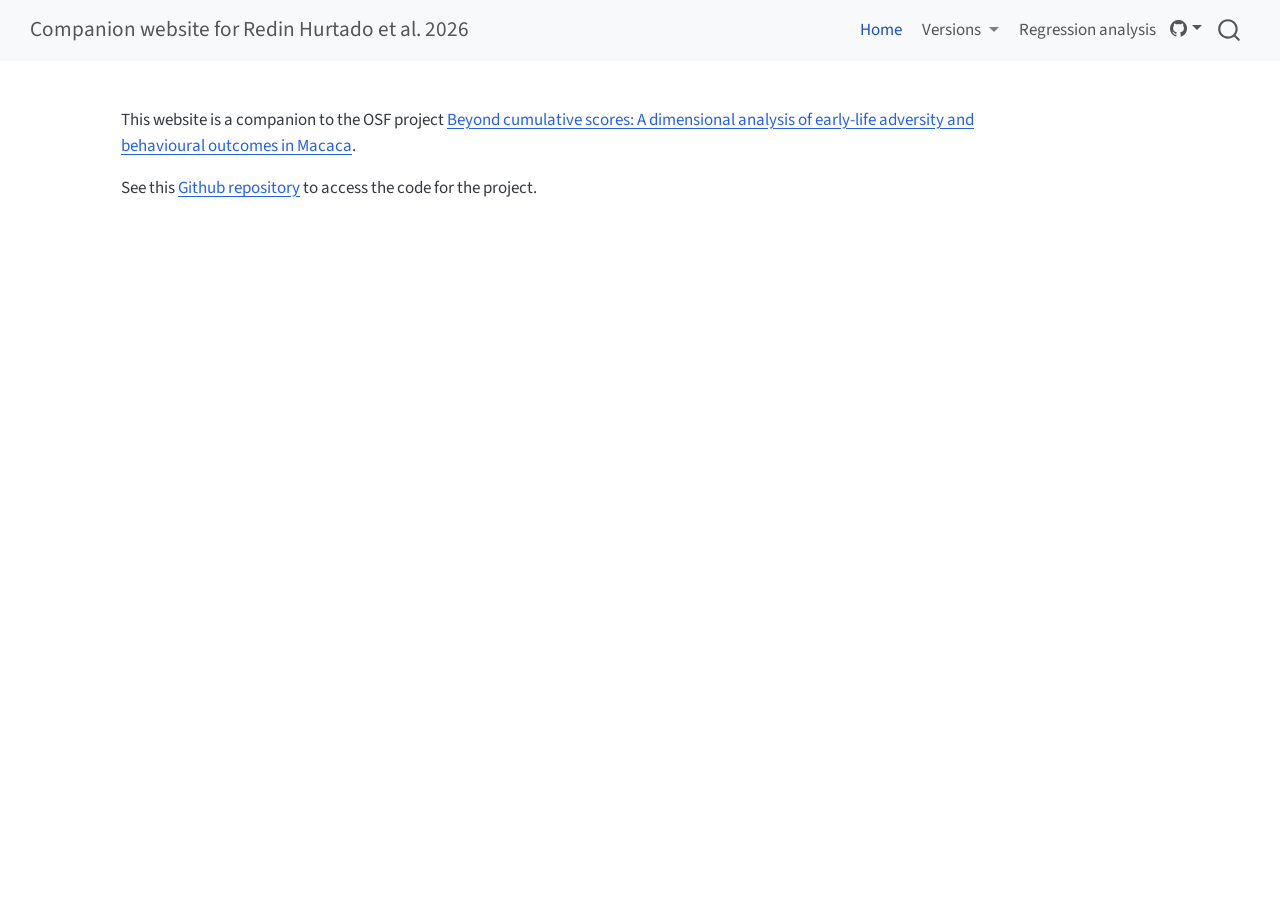
<file: docs/index.html>
<!DOCTYPE html>
<html xmlns="http://www.w3.org/1999/xhtml" lang="en" xml:lang="en"><head>

<meta charset="utf-8">
<meta name="generator" content="quarto-1.8.26">

<meta name="viewport" content="width=device-width, initial-scale=1.0, user-scalable=yes">


<title>Companion website for Redin Hurtado et al.&nbsp;2026</title>
<style>
code{white-space: pre-wrap;}
span.smallcaps{font-variant: small-caps;}
div.columns{display: flex; gap: min(4vw, 1.5em);}
div.column{flex: auto; overflow-x: auto;}
div.hanging-indent{margin-left: 1.5em; text-indent: -1.5em;}
ul.task-list{list-style: none;}
ul.task-list li input[type="checkbox"] {
  width: 0.8em;
  margin: 0 0.8em 0.2em -1em; /* quarto-specific, see https://github.com/quarto-dev/quarto-cli/issues/4556 */ 
  vertical-align: middle;
}
</style>


<script src="site_libs/quarto-nav/quarto-nav.js"></script>
<script src="site_libs/quarto-nav/headroom.min.js"></script>
<script src="site_libs/clipboard/clipboard.min.js"></script>
<script src="site_libs/quarto-search/autocomplete.umd.js"></script>
<script src="site_libs/quarto-search/fuse.min.js"></script>
<script src="site_libs/quarto-search/quarto-search.js"></script>
<meta name="quarto:offset" content="./">
<script src="site_libs/quarto-html/quarto.js" type="module"></script>
<script src="site_libs/quarto-html/tabsets/tabsets.js" type="module"></script>
<script src="site_libs/quarto-html/axe/axe-check.js" type="module"></script>
<script src="site_libs/quarto-html/popper.min.js"></script>
<script src="site_libs/quarto-html/tippy.umd.min.js"></script>
<script src="site_libs/quarto-html/anchor.min.js"></script>
<link href="site_libs/quarto-html/tippy.css" rel="stylesheet">
<link href="site_libs/quarto-html/quarto-syntax-highlighting-587c61ba64f3a5504c4d52d930310e48.css" rel="stylesheet" id="quarto-text-highlighting-styles">
<script src="site_libs/bootstrap/bootstrap.min.js"></script>
<link href="site_libs/bootstrap/bootstrap-icons.css" rel="stylesheet">
<link href="site_libs/bootstrap/bootstrap-b1e6a513a96426a03b2c2a34324a30a9.min.css" rel="stylesheet" append-hash="true" id="quarto-bootstrap" data-mode="light">
<script id="quarto-search-options" type="application/json">{
  "location": "navbar",
  "copy-button": false,
  "collapse-after": 3,
  "panel-placement": "end",
  "type": "overlay",
  "limit": 50,
  "keyboard-shortcut": [
    "f",
    "/",
    "s"
  ],
  "show-item-context": false,
  "language": {
    "search-no-results-text": "No results",
    "search-matching-documents-text": "matching documents",
    "search-copy-link-title": "Copy link to search",
    "search-hide-matches-text": "Hide additional matches",
    "search-more-match-text": "more match in this document",
    "search-more-matches-text": "more matches in this document",
    "search-clear-button-title": "Clear",
    "search-text-placeholder": "",
    "search-detached-cancel-button-title": "Cancel",
    "search-submit-button-title": "Submit",
    "search-label": "Search"
  }
}</script>


<link rel="stylesheet" href="styles.css">
</head>

<body class="nav-fixed quarto-light">

<div id="quarto-search-results"></div>
  <header id="quarto-header" class="headroom fixed-top">
    <nav class="navbar navbar-expand-lg " data-bs-theme="dark">
      <div class="navbar-container container-fluid">
      <div class="navbar-brand-container mx-auto">
    <a class="navbar-brand" href="./index.html">
    <span class="navbar-title">Companion website for Redin Hurtado et al.&nbsp;2026</span>
    </a>
  </div>
            <div id="quarto-search" class="" title="Search"></div>
          <button class="navbar-toggler" type="button" data-bs-toggle="collapse" data-bs-target="#navbarCollapse" aria-controls="navbarCollapse" role="menu" aria-expanded="false" aria-label="Toggle navigation" onclick="if (window.quartoToggleHeadroom) { window.quartoToggleHeadroom(); }">
  <span class="navbar-toggler-icon"></span>
</button>
          <div class="collapse navbar-collapse" id="navbarCollapse">
            <ul class="navbar-nav navbar-nav-scroll ms-auto">
  <li class="nav-item">
    <a class="nav-link active" href="./index.html" aria-current="page"> 
<span class="menu-text">Home</span></a>
  </li>  
  <li class="nav-item dropdown ">
    <a class="nav-link dropdown-toggle" href="#" id="nav-menu-versions" role="link" data-bs-toggle="dropdown" aria-expanded="false">
 <span class="menu-text">Versions</span>
    </a>
    <ul class="dropdown-menu dropdown-menu-end" aria-labelledby="nav-menu-versions">    
        <li>
    <a class="dropdown-item" href="https://hugomell.github.io/paper-redin-hurtado-2026/v1">
 <span class="dropdown-text">v1 (OSF preregistration)</span></a>
  </li>  
    </ul>
  </li>
  <li class="nav-item">
    <a class="nav-link" href="./analyses/02_analysis.html"> 
<span class="menu-text">Regression analysis</span></a>
  </li>  
</ul>
          </div> <!-- /navcollapse -->
            <div class="quarto-navbar-tools">
    <div class="dropdown">
      <a href="" title="" id="quarto-navigation-tool-dropdown-0" class="quarto-navigation-tool dropdown-toggle px-1" data-bs-toggle="dropdown" aria-expanded="false" role="link" aria-label=""><i class="bi bi-github"></i></a>
      <ul class="dropdown-menu" aria-labelledby="quarto-navigation-tool-dropdown-0">
          <li>
            <a class="dropdown-item quarto-navbar-tools-item" href="https://github.com/hugomell/paper-redin-hurtado-2026">
            Source Code
            </a>
          </li>
      </ul>
    </div>
</div>
      </div> <!-- /container-fluid -->
    </nav>
</header>
<!-- content -->
<div id="quarto-content" class="quarto-container page-columns page-rows-contents page-layout-article page-navbar">
<!-- sidebar -->
<!-- margin-sidebar -->
    <div id="quarto-margin-sidebar" class="sidebar margin-sidebar zindex-bottom">
        
    </div>
<!-- main -->
<main class="content" id="quarto-document-content"><header id="title-block-header" class="quarto-title-block"></header>




<p>This website is a companion to the OSF project <a href="https://osf.io/ds75v/overview">Beyond cumulative scores: A dimensional analysis of early-life adversity and behavioural outcomes in Macaca</a>.</p>
<p>See this <a href="https://github.com/hugomell/paper-redin-hurtado-2026://">Github repository</a> to access the code for the project.</p>



</main> <!-- /main -->
<script id="quarto-html-after-body" type="application/javascript">
  window.document.addEventListener("DOMContentLoaded", function (event) {
    const icon = "";
    const anchorJS = new window.AnchorJS();
    anchorJS.options = {
      placement: 'right',
      icon: icon
    };
    anchorJS.add('.anchored');
    const isCodeAnnotation = (el) => {
      for (const clz of el.classList) {
        if (clz.startsWith('code-annotation-')) {                     
          return true;
        }
      }
      return false;
    }
    const onCopySuccess = function(e) {
      // button target
      const button = e.trigger;
      // don't keep focus
      button.blur();
      // flash "checked"
      button.classList.add('code-copy-button-checked');
      var currentTitle = button.getAttribute("title");
      button.setAttribute("title", "Copied!");
      let tooltip;
      if (window.bootstrap) {
        button.setAttribute("data-bs-toggle", "tooltip");
        button.setAttribute("data-bs-placement", "left");
        button.setAttribute("data-bs-title", "Copied!");
        tooltip = new bootstrap.Tooltip(button, 
          { trigger: "manual", 
            customClass: "code-copy-button-tooltip",
            offset: [0, -8]});
        tooltip.show();    
      }
      setTimeout(function() {
        if (tooltip) {
          tooltip.hide();
          button.removeAttribute("data-bs-title");
          button.removeAttribute("data-bs-toggle");
          button.removeAttribute("data-bs-placement");
        }
        button.setAttribute("title", currentTitle);
        button.classList.remove('code-copy-button-checked');
      }, 1000);
      // clear code selection
      e.clearSelection();
    }
    const getTextToCopy = function(trigger) {
      const outerScaffold = trigger.parentElement.cloneNode(true);
      const codeEl = outerScaffold.querySelector('code');
      for (const childEl of codeEl.children) {
        if (isCodeAnnotation(childEl)) {
          childEl.remove();
        }
      }
      return codeEl.innerText;
    }
    const clipboard = new window.ClipboardJS('.code-copy-button:not([data-in-quarto-modal])', {
      text: getTextToCopy
    });
    clipboard.on('success', onCopySuccess);
    if (window.document.getElementById('quarto-embedded-source-code-modal')) {
      const clipboardModal = new window.ClipboardJS('.code-copy-button[data-in-quarto-modal]', {
        text: getTextToCopy,
        container: window.document.getElementById('quarto-embedded-source-code-modal')
      });
      clipboardModal.on('success', onCopySuccess);
    }
      var localhostRegex = new RegExp(/^(?:http|https):\/\/localhost\:?[0-9]*\//);
      var mailtoRegex = new RegExp(/^mailto:/);
        var filterRegex = new RegExp("https:\/\/hugomell\.github\.io\/paper-redin-hurtado-2026\/");
      var isInternal = (href) => {
          return filterRegex.test(href) || localhostRegex.test(href) || mailtoRegex.test(href);
      }
      // Inspect non-navigation links and adorn them if external
     var links = window.document.querySelectorAll('a[href]:not(.nav-link):not(.navbar-brand):not(.toc-action):not(.sidebar-link):not(.sidebar-item-toggle):not(.pagination-link):not(.no-external):not([aria-hidden]):not(.dropdown-item):not(.quarto-navigation-tool):not(.about-link)');
      for (var i=0; i<links.length; i++) {
        const link = links[i];
        if (!isInternal(link.href)) {
          // undo the damage that might have been done by quarto-nav.js in the case of
          // links that we want to consider external
          if (link.dataset.originalHref !== undefined) {
            link.href = link.dataset.originalHref;
          }
        }
      }
    function tippyHover(el, contentFn, onTriggerFn, onUntriggerFn) {
      const config = {
        allowHTML: true,
        maxWidth: 500,
        delay: 100,
        arrow: false,
        appendTo: function(el) {
            return el.parentElement;
        },
        interactive: true,
        interactiveBorder: 10,
        theme: 'quarto',
        placement: 'bottom-start',
      };
      if (contentFn) {
        config.content = contentFn;
      }
      if (onTriggerFn) {
        config.onTrigger = onTriggerFn;
      }
      if (onUntriggerFn) {
        config.onUntrigger = onUntriggerFn;
      }
      window.tippy(el, config); 
    }
    const noterefs = window.document.querySelectorAll('a[role="doc-noteref"]');
    for (var i=0; i<noterefs.length; i++) {
      const ref = noterefs[i];
      tippyHover(ref, function() {
        // use id or data attribute instead here
        let href = ref.getAttribute('data-footnote-href') || ref.getAttribute('href');
        try { href = new URL(href).hash; } catch {}
        const id = href.replace(/^#\/?/, "");
        const note = window.document.getElementById(id);
        if (note) {
          return note.innerHTML;
        } else {
          return "";
        }
      });
    }
    const xrefs = window.document.querySelectorAll('a.quarto-xref');
    const processXRef = (id, note) => {
      // Strip column container classes
      const stripColumnClz = (el) => {
        el.classList.remove("page-full", "page-columns");
        if (el.children) {
          for (const child of el.children) {
            stripColumnClz(child);
          }
        }
      }
      stripColumnClz(note)
      if (id === null || id.startsWith('sec-')) {
        // Special case sections, only their first couple elements
        const container = document.createElement("div");
        if (note.children && note.children.length > 2) {
          container.appendChild(note.children[0].cloneNode(true));
          for (let i = 1; i < note.children.length; i++) {
            const child = note.children[i];
            if (child.tagName === "P" && child.innerText === "") {
              continue;
            } else {
              container.appendChild(child.cloneNode(true));
              break;
            }
          }
          if (window.Quarto?.typesetMath) {
            window.Quarto.typesetMath(container);
          }
          return container.innerHTML
        } else {
          if (window.Quarto?.typesetMath) {
            window.Quarto.typesetMath(note);
          }
          return note.innerHTML;
        }
      } else {
        // Remove any anchor links if they are present
        const anchorLink = note.querySelector('a.anchorjs-link');
        if (anchorLink) {
          anchorLink.remove();
        }
        if (window.Quarto?.typesetMath) {
          window.Quarto.typesetMath(note);
        }
        if (note.classList.contains("callout")) {
          return note.outerHTML;
        } else {
          return note.innerHTML;
        }
      }
    }
    for (var i=0; i<xrefs.length; i++) {
      const xref = xrefs[i];
      tippyHover(xref, undefined, function(instance) {
        instance.disable();
        let url = xref.getAttribute('href');
        let hash = undefined; 
        if (url.startsWith('#')) {
          hash = url;
        } else {
          try { hash = new URL(url).hash; } catch {}
        }
        if (hash) {
          const id = hash.replace(/^#\/?/, "");
          const note = window.document.getElementById(id);
          if (note !== null) {
            try {
              const html = processXRef(id, note.cloneNode(true));
              instance.setContent(html);
            } finally {
              instance.enable();
              instance.show();
            }
          } else {
            // See if we can fetch this
            fetch(url.split('#')[0])
            .then(res => res.text())
            .then(html => {
              const parser = new DOMParser();
              const htmlDoc = parser.parseFromString(html, "text/html");
              const note = htmlDoc.getElementById(id);
              if (note !== null) {
                const html = processXRef(id, note);
                instance.setContent(html);
              } 
            }).finally(() => {
              instance.enable();
              instance.show();
            });
          }
        } else {
          // See if we can fetch a full url (with no hash to target)
          // This is a special case and we should probably do some content thinning / targeting
          fetch(url)
          .then(res => res.text())
          .then(html => {
            const parser = new DOMParser();
            const htmlDoc = parser.parseFromString(html, "text/html");
            const note = htmlDoc.querySelector('main.content');
            if (note !== null) {
              // This should only happen for chapter cross references
              // (since there is no id in the URL)
              // remove the first header
              if (note.children.length > 0 && note.children[0].tagName === "HEADER") {
                note.children[0].remove();
              }
              const html = processXRef(null, note);
              instance.setContent(html);
            } 
          }).finally(() => {
            instance.enable();
            instance.show();
          });
        }
      }, function(instance) {
      });
    }
        let selectedAnnoteEl;
        const selectorForAnnotation = ( cell, annotation) => {
          let cellAttr = 'data-code-cell="' + cell + '"';
          let lineAttr = 'data-code-annotation="' +  annotation + '"';
          const selector = 'span[' + cellAttr + '][' + lineAttr + ']';
          return selector;
        }
        const selectCodeLines = (annoteEl) => {
          const doc = window.document;
          const targetCell = annoteEl.getAttribute("data-target-cell");
          const targetAnnotation = annoteEl.getAttribute("data-target-annotation");
          const annoteSpan = window.document.querySelector(selectorForAnnotation(targetCell, targetAnnotation));
          const lines = annoteSpan.getAttribute("data-code-lines").split(",");
          const lineIds = lines.map((line) => {
            return targetCell + "-" + line;
          })
          let top = null;
          let height = null;
          let parent = null;
          if (lineIds.length > 0) {
              //compute the position of the single el (top and bottom and make a div)
              const el = window.document.getElementById(lineIds[0]);
              top = el.offsetTop;
              height = el.offsetHeight;
              parent = el.parentElement.parentElement;
            if (lineIds.length > 1) {
              const lastEl = window.document.getElementById(lineIds[lineIds.length - 1]);
              const bottom = lastEl.offsetTop + lastEl.offsetHeight;
              height = bottom - top;
            }
            if (top !== null && height !== null && parent !== null) {
              // cook up a div (if necessary) and position it 
              let div = window.document.getElementById("code-annotation-line-highlight");
              if (div === null) {
                div = window.document.createElement("div");
                div.setAttribute("id", "code-annotation-line-highlight");
                div.style.position = 'absolute';
                parent.appendChild(div);
              }
              div.style.top = top - 2 + "px";
              div.style.height = height + 4 + "px";
              div.style.left = 0;
              let gutterDiv = window.document.getElementById("code-annotation-line-highlight-gutter");
              if (gutterDiv === null) {
                gutterDiv = window.document.createElement("div");
                gutterDiv.setAttribute("id", "code-annotation-line-highlight-gutter");
                gutterDiv.style.position = 'absolute';
                const codeCell = window.document.getElementById(targetCell);
                const gutter = codeCell.querySelector('.code-annotation-gutter');
                gutter.appendChild(gutterDiv);
              }
              gutterDiv.style.top = top - 2 + "px";
              gutterDiv.style.height = height + 4 + "px";
            }
            selectedAnnoteEl = annoteEl;
          }
        };
        const unselectCodeLines = () => {
          const elementsIds = ["code-annotation-line-highlight", "code-annotation-line-highlight-gutter"];
          elementsIds.forEach((elId) => {
            const div = window.document.getElementById(elId);
            if (div) {
              div.remove();
            }
          });
          selectedAnnoteEl = undefined;
        };
          // Handle positioning of the toggle
      window.addEventListener(
        "resize",
        throttle(() => {
          elRect = undefined;
          if (selectedAnnoteEl) {
            selectCodeLines(selectedAnnoteEl);
          }
        }, 10)
      );
      function throttle(fn, ms) {
      let throttle = false;
      let timer;
        return (...args) => {
          if(!throttle) { // first call gets through
              fn.apply(this, args);
              throttle = true;
          } else { // all the others get throttled
              if(timer) clearTimeout(timer); // cancel #2
              timer = setTimeout(() => {
                fn.apply(this, args);
                timer = throttle = false;
              }, ms);
          }
        };
      }
        // Attach click handler to the DT
        const annoteDls = window.document.querySelectorAll('dt[data-target-cell]');
        for (const annoteDlNode of annoteDls) {
          annoteDlNode.addEventListener('click', (event) => {
            const clickedEl = event.target;
            if (clickedEl !== selectedAnnoteEl) {
              unselectCodeLines();
              const activeEl = window.document.querySelector('dt[data-target-cell].code-annotation-active');
              if (activeEl) {
                activeEl.classList.remove('code-annotation-active');
              }
              selectCodeLines(clickedEl);
              clickedEl.classList.add('code-annotation-active');
            } else {
              // Unselect the line
              unselectCodeLines();
              clickedEl.classList.remove('code-annotation-active');
            }
          });
        }
    const findCites = (el) => {
      const parentEl = el.parentElement;
      if (parentEl) {
        const cites = parentEl.dataset.cites;
        if (cites) {
          return {
            el,
            cites: cites.split(' ')
          };
        } else {
          return findCites(el.parentElement)
        }
      } else {
        return undefined;
      }
    };
    var bibliorefs = window.document.querySelectorAll('a[role="doc-biblioref"]');
    for (var i=0; i<bibliorefs.length; i++) {
      const ref = bibliorefs[i];
      const citeInfo = findCites(ref);
      if (citeInfo) {
        tippyHover(citeInfo.el, function() {
          var popup = window.document.createElement('div');
          citeInfo.cites.forEach(function(cite) {
            var citeDiv = window.document.createElement('div');
            citeDiv.classList.add('hanging-indent');
            citeDiv.classList.add('csl-entry');
            var biblioDiv = window.document.getElementById('ref-' + cite);
            if (biblioDiv) {
              citeDiv.innerHTML = biblioDiv.innerHTML;
            }
            popup.appendChild(citeDiv);
          });
          return popup.innerHTML;
        });
      }
    }
  });
  </script>
</div> <!-- /content -->




</body></html>
</file>
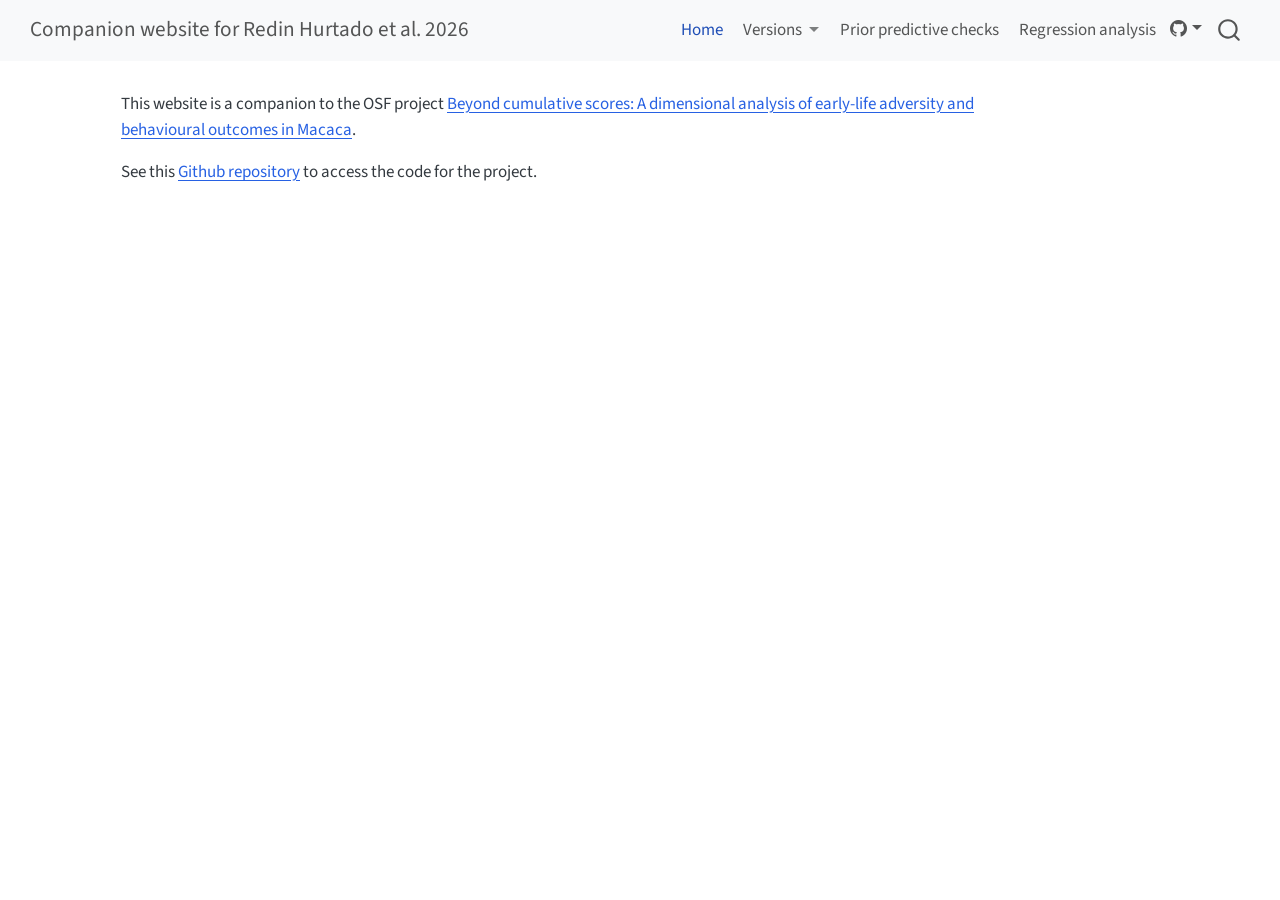
<file: docs/v1/index.html>
<!DOCTYPE html>
<html xmlns="http://www.w3.org/1999/xhtml" lang="en" xml:lang="en"><head>

<meta charset="utf-8">
<meta name="generator" content="quarto-1.5.21">

<meta name="viewport" content="width=device-width, initial-scale=1.0, user-scalable=yes">


<title>Companion website for Redin Hurtado et al.&nbsp;2026</title>
<style>
code{white-space: pre-wrap;}
span.smallcaps{font-variant: small-caps;}
div.columns{display: flex; gap: min(4vw, 1.5em);}
div.column{flex: auto; overflow-x: auto;}
div.hanging-indent{margin-left: 1.5em; text-indent: -1.5em;}
ul.task-list{list-style: none;}
ul.task-list li input[type="checkbox"] {
  width: 0.8em;
  margin: 0 0.8em 0.2em -1em; /* quarto-specific, see https://github.com/quarto-dev/quarto-cli/issues/4556 */ 
  vertical-align: middle;
}
</style>


<script src="site_libs/quarto-nav/quarto-nav.js"></script>
<script src="site_libs/quarto-nav/headroom.min.js"></script>
<script src="site_libs/clipboard/clipboard.min.js"></script>
<script src="site_libs/quarto-search/autocomplete.umd.js"></script>
<script src="site_libs/quarto-search/fuse.min.js"></script>
<script src="site_libs/quarto-search/quarto-search.js"></script>
<meta name="quarto:offset" content="./">
<script src="site_libs/quarto-html/quarto.js"></script>
<script src="site_libs/quarto-html/popper.min.js"></script>
<script src="site_libs/quarto-html/tippy.umd.min.js"></script>
<script src="site_libs/quarto-html/anchor.min.js"></script>
<link href="site_libs/quarto-html/tippy.css" rel="stylesheet">
<link href="site_libs/quarto-html/quarto-syntax-highlighting.css" rel="stylesheet" id="quarto-text-highlighting-styles">
<script src="site_libs/bootstrap/bootstrap.min.js"></script>
<link href="site_libs/bootstrap/bootstrap-icons.css" rel="stylesheet">
<link href="site_libs/bootstrap/bootstrap.min.css" rel="stylesheet" id="quarto-bootstrap" data-mode="light">
<script id="quarto-search-options" type="application/json">{
  "location": "navbar",
  "copy-button": false,
  "collapse-after": 3,
  "panel-placement": "end",
  "type": "overlay",
  "limit": 50,
  "keyboard-shortcut": [
    "f",
    "/",
    "s"
  ],
  "show-item-context": false,
  "language": {
    "search-no-results-text": "No results",
    "search-matching-documents-text": "matching documents",
    "search-copy-link-title": "Copy link to search",
    "search-hide-matches-text": "Hide additional matches",
    "search-more-match-text": "more match in this document",
    "search-more-matches-text": "more matches in this document",
    "search-clear-button-title": "Clear",
    "search-text-placeholder": "",
    "search-detached-cancel-button-title": "Cancel",
    "search-submit-button-title": "Submit",
    "search-label": "Search"
  }
}</script>


<link rel="stylesheet" href="styles.css">
</head>

<body class="nav-fixed">

<div id="quarto-search-results"></div>
  <header id="quarto-header" class="headroom fixed-top">
    <nav class="navbar navbar-expand-lg " data-bs-theme="dark">
      <div class="navbar-container container-fluid">
      <div class="navbar-brand-container mx-auto">
    <a class="navbar-brand" href="./index.html">
    <span class="navbar-title">Companion website for Redin Hurtado et al.&nbsp;2026</span>
    </a>
  </div>
            <div id="quarto-search" class="" title="Search"></div>
          <button class="navbar-toggler" type="button" data-bs-toggle="collapse" data-bs-target="#navbarCollapse" aria-controls="navbarCollapse" aria-expanded="false" aria-label="Toggle navigation" onclick="if (window.quartoToggleHeadroom) { window.quartoToggleHeadroom(); }">
  <span class="navbar-toggler-icon"></span>
</button>
          <div class="collapse navbar-collapse" id="navbarCollapse">
            <ul class="navbar-nav navbar-nav-scroll ms-auto">
  <li class="nav-item">
    <a class="nav-link active" href="./index.html" aria-current="page"> 
<span class="menu-text">Home</span></a>
  </li>  
  <li class="nav-item dropdown ">
    <a class="nav-link dropdown-toggle" href="#" id="nav-menu-versions" role="button" data-bs-toggle="dropdown" aria-expanded="false">
 <span class="menu-text">Versions</span>
    </a>
    <ul class="dropdown-menu dropdown-menu-end" aria-labelledby="nav-menu-versions">    
        <li>
    <a class="dropdown-item" href="https://hugomell.github.io/paper-redin-hurtado-2026/v1">
 <span class="dropdown-text">v1 (OSF preregistration)</span></a>
  </li>  
    </ul>
  </li>
  <li class="nav-item">
    <a class="nav-link" href="./analyses/01_prior_checks.html"> 
<span class="menu-text">Prior predictive checks</span></a>
  </li>  
  <li class="nav-item">
    <a class="nav-link" href="./analyses/02_analysis.html"> 
<span class="menu-text">Regression analysis</span></a>
  </li>  
</ul>
          </div> <!-- /navcollapse -->
            <div class="quarto-navbar-tools">
    <div class="dropdown">
      <a href="" title="" id="quarto-navigation-tool-dropdown-0" class="quarto-navigation-tool dropdown-toggle px-1" data-bs-toggle="dropdown" aria-expanded="false" aria-label=""><i class="bi bi-github"></i></a>
      <ul class="dropdown-menu" aria-labelledby="quarto-navigation-tool-dropdown-0">
          <li>
            <a class="dropdown-item quarto-navbar-tools-item" href="https://github.com/hugomell/paper-redin-hurtado-2026">
            Source Code
            </a>
          </li>
      </ul>
    </div>
</div>
      </div> <!-- /container-fluid -->
    </nav>
</header>
<!-- content -->
<div id="quarto-content" class="quarto-container page-columns page-rows-contents page-layout-article page-navbar">
<!-- sidebar -->
<!-- margin-sidebar -->
    <div id="quarto-margin-sidebar" class="sidebar margin-sidebar zindex-bottom">
        
    </div>
<!-- main -->
<main class="content" id="quarto-document-content">




<p>This website is a companion to the OSF project <a href="https://osf.io/ds75v/overview">Beyond cumulative scores: A dimensional analysis of early-life adversity and behavioural outcomes in Macaca</a>.</p>
<p>See this <a href="https://github.com/hugomell/paper-redin-hurtado-2026://">Github repository</a> to access the code for the project.</p>



</main> <!-- /main -->
<script id="quarto-html-after-body" type="application/javascript">
window.document.addEventListener("DOMContentLoaded", function (event) {
  const toggleBodyColorMode = (bsSheetEl) => {
    const mode = bsSheetEl.getAttribute("data-mode");
    const bodyEl = window.document.querySelector("body");
    if (mode === "dark") {
      bodyEl.classList.add("quarto-dark");
      bodyEl.classList.remove("quarto-light");
    } else {
      bodyEl.classList.add("quarto-light");
      bodyEl.classList.remove("quarto-dark");
    }
  }
  const toggleBodyColorPrimary = () => {
    const bsSheetEl = window.document.querySelector("link#quarto-bootstrap");
    if (bsSheetEl) {
      toggleBodyColorMode(bsSheetEl);
    }
  }
  toggleBodyColorPrimary();  
  const icon = "";
  const anchorJS = new window.AnchorJS();
  anchorJS.options = {
    placement: 'right',
    icon: icon
  };
  anchorJS.add('.anchored');
  const isCodeAnnotation = (el) => {
    for (const clz of el.classList) {
      if (clz.startsWith('code-annotation-')) {                     
        return true;
      }
    }
    return false;
  }
  const clipboard = new window.ClipboardJS('.code-copy-button', {
    text: function(trigger) {
      const codeEl = trigger.previousElementSibling.cloneNode(true);
      for (const childEl of codeEl.children) {
        if (isCodeAnnotation(childEl)) {
          childEl.remove();
        }
      }
      return codeEl.innerText;
    }
  });
  clipboard.on('success', function(e) {
    // button target
    const button = e.trigger;
    // don't keep focus
    button.blur();
    // flash "checked"
    button.classList.add('code-copy-button-checked');
    var currentTitle = button.getAttribute("title");
    button.setAttribute("title", "Copied!");
    let tooltip;
    if (window.bootstrap) {
      button.setAttribute("data-bs-toggle", "tooltip");
      button.setAttribute("data-bs-placement", "left");
      button.setAttribute("data-bs-title", "Copied!");
      tooltip = new bootstrap.Tooltip(button, 
        { trigger: "manual", 
          customClass: "code-copy-button-tooltip",
          offset: [0, -8]});
      tooltip.show();    
    }
    setTimeout(function() {
      if (tooltip) {
        tooltip.hide();
        button.removeAttribute("data-bs-title");
        button.removeAttribute("data-bs-toggle");
        button.removeAttribute("data-bs-placement");
      }
      button.setAttribute("title", currentTitle);
      button.classList.remove('code-copy-button-checked');
    }, 1000);
    // clear code selection
    e.clearSelection();
  });
    var localhostRegex = new RegExp(/^(?:http|https):\/\/localhost\:?[0-9]*\//);
    var mailtoRegex = new RegExp(/^mailto:/);
      var filterRegex = new RegExp("https:\/\/hugomell\.github\.io\/paper-redin-hurtado-2026\/");
    var isInternal = (href) => {
        return filterRegex.test(href) || localhostRegex.test(href) || mailtoRegex.test(href);
    }
    // Inspect non-navigation links and adorn them if external
 	var links = window.document.querySelectorAll('a[href]:not(.nav-link):not(.navbar-brand):not(.toc-action):not(.sidebar-link):not(.sidebar-item-toggle):not(.pagination-link):not(.no-external):not([aria-hidden]):not(.dropdown-item):not(.quarto-navigation-tool)');
    for (var i=0; i<links.length; i++) {
      const link = links[i];
      if (!isInternal(link.href)) {
        // undo the damage that might have been done by quarto-nav.js in the case of
        // links that we want to consider external
        if (link.dataset.originalHref !== undefined) {
          link.href = link.dataset.originalHref;
        }
      }
    }
  function tippyHover(el, contentFn, onTriggerFn, onUntriggerFn) {
    const config = {
      allowHTML: true,
      maxWidth: 500,
      delay: 100,
      arrow: false,
      appendTo: function(el) {
          return el.parentElement;
      },
      interactive: true,
      interactiveBorder: 10,
      theme: 'quarto',
      placement: 'bottom-start',
    };
    if (contentFn) {
      config.content = contentFn;
    }
    if (onTriggerFn) {
      config.onTrigger = onTriggerFn;
    }
    if (onUntriggerFn) {
      config.onUntrigger = onUntriggerFn;
    }
    window.tippy(el, config); 
  }
  const noterefs = window.document.querySelectorAll('a[role="doc-noteref"]');
  for (var i=0; i<noterefs.length; i++) {
    const ref = noterefs[i];
    tippyHover(ref, function() {
      // use id or data attribute instead here
      let href = ref.getAttribute('data-footnote-href') || ref.getAttribute('href');
      try { href = new URL(href).hash; } catch {}
      const id = href.replace(/^#\/?/, "");
      const note = window.document.getElementById(id);
      if (note) {
        return note.innerHTML;
      } else {
        return "";
      }
    });
  }
  const xrefs = window.document.querySelectorAll('a.quarto-xref');
  const processXRef = (id, note) => {
    // Strip column container classes
    const stripColumnClz = (el) => {
      el.classList.remove("page-full", "page-columns");
      if (el.children) {
        for (const child of el.children) {
          stripColumnClz(child);
        }
      }
    }
    stripColumnClz(note)
    if (id === null || id.startsWith('sec-')) {
      // Special case sections, only their first couple elements
      const container = document.createElement("div");
      if (note.children && note.children.length > 2) {
        container.appendChild(note.children[0].cloneNode(true));
        for (let i = 1; i < note.children.length; i++) {
          const child = note.children[i];
          if (child.tagName === "P" && child.innerText === "") {
            continue;
          } else {
            container.appendChild(child.cloneNode(true));
            break;
          }
        }
        if (window.Quarto?.typesetMath) {
          window.Quarto.typesetMath(container);
        }
        return container.innerHTML
      } else {
        if (window.Quarto?.typesetMath) {
          window.Quarto.typesetMath(note);
        }
        return note.innerHTML;
      }
    } else {
      // Remove any anchor links if they are present
      const anchorLink = note.querySelector('a.anchorjs-link');
      if (anchorLink) {
        anchorLink.remove();
      }
      if (window.Quarto?.typesetMath) {
        window.Quarto.typesetMath(note);
      }
      // TODO in 1.5, we should make sure this works without a callout special case
      if (note.classList.contains("callout")) {
        return note.outerHTML;
      } else {
        return note.innerHTML;
      }
    }
  }
  for (var i=0; i<xrefs.length; i++) {
    const xref = xrefs[i];
    tippyHover(xref, undefined, function(instance) {
      instance.disable();
      let url = xref.getAttribute('href');
      let hash = undefined; 
      if (url.startsWith('#')) {
        hash = url;
      } else {
        try { hash = new URL(url).hash; } catch {}
      }
      if (hash) {
        const id = hash.replace(/^#\/?/, "");
        const note = window.document.getElementById(id);
        if (note !== null) {
          try {
            const html = processXRef(id, note.cloneNode(true));
            instance.setContent(html);
          } finally {
            instance.enable();
            instance.show();
          }
        } else {
          // See if we can fetch this
          fetch(url.split('#')[0])
          .then(res => res.text())
          .then(html => {
            const parser = new DOMParser();
            const htmlDoc = parser.parseFromString(html, "text/html");
            const note = htmlDoc.getElementById(id);
            if (note !== null) {
              const html = processXRef(id, note);
              instance.setContent(html);
            } 
          }).finally(() => {
            instance.enable();
            instance.show();
          });
        }
      } else {
        // See if we can fetch a full url (with no hash to target)
        // This is a special case and we should probably do some content thinning / targeting
        fetch(url)
        .then(res => res.text())
        .then(html => {
          const parser = new DOMParser();
          const htmlDoc = parser.parseFromString(html, "text/html");
          const note = htmlDoc.querySelector('main.content');
          if (note !== null) {
            // This should only happen for chapter cross references
            // (since there is no id in the URL)
            // remove the first header
            if (note.children.length > 0 && note.children[0].tagName === "HEADER") {
              note.children[0].remove();
            }
            const html = processXRef(null, note);
            instance.setContent(html);
          } 
        }).finally(() => {
          instance.enable();
          instance.show();
        });
      }
    }, function(instance) {
    });
  }
      let selectedAnnoteEl;
      const selectorForAnnotation = ( cell, annotation) => {
        let cellAttr = 'data-code-cell="' + cell + '"';
        let lineAttr = 'data-code-annotation="' +  annotation + '"';
        const selector = 'span[' + cellAttr + '][' + lineAttr + ']';
        return selector;
      }
      const selectCodeLines = (annoteEl) => {
        const doc = window.document;
        const targetCell = annoteEl.getAttribute("data-target-cell");
        const targetAnnotation = annoteEl.getAttribute("data-target-annotation");
        const annoteSpan = window.document.querySelector(selectorForAnnotation(targetCell, targetAnnotation));
        const lines = annoteSpan.getAttribute("data-code-lines").split(",");
        const lineIds = lines.map((line) => {
          return targetCell + "-" + line;
        })
        let top = null;
        let height = null;
        let parent = null;
        if (lineIds.length > 0) {
            //compute the position of the single el (top and bottom and make a div)
            const el = window.document.getElementById(lineIds[0]);
            top = el.offsetTop;
            height = el.offsetHeight;
            parent = el.parentElement.parentElement;
          if (lineIds.length > 1) {
            const lastEl = window.document.getElementById(lineIds[lineIds.length - 1]);
            const bottom = lastEl.offsetTop + lastEl.offsetHeight;
            height = bottom - top;
          }
          if (top !== null && height !== null && parent !== null) {
            // cook up a div (if necessary) and position it 
            let div = window.document.getElementById("code-annotation-line-highlight");
            if (div === null) {
              div = window.document.createElement("div");
              div.setAttribute("id", "code-annotation-line-highlight");
              div.style.position = 'absolute';
              parent.appendChild(div);
            }
            div.style.top = top - 2 + "px";
            div.style.height = height + 4 + "px";
            div.style.left = 0;
            let gutterDiv = window.document.getElementById("code-annotation-line-highlight-gutter");
            if (gutterDiv === null) {
              gutterDiv = window.document.createElement("div");
              gutterDiv.setAttribute("id", "code-annotation-line-highlight-gutter");
              gutterDiv.style.position = 'absolute';
              const codeCell = window.document.getElementById(targetCell);
              const gutter = codeCell.querySelector('.code-annotation-gutter');
              gutter.appendChild(gutterDiv);
            }
            gutterDiv.style.top = top - 2 + "px";
            gutterDiv.style.height = height + 4 + "px";
          }
          selectedAnnoteEl = annoteEl;
        }
      };
      const unselectCodeLines = () => {
        const elementsIds = ["code-annotation-line-highlight", "code-annotation-line-highlight-gutter"];
        elementsIds.forEach((elId) => {
          const div = window.document.getElementById(elId);
          if (div) {
            div.remove();
          }
        });
        selectedAnnoteEl = undefined;
      };
        // Handle positioning of the toggle
    window.addEventListener(
      "resize",
      throttle(() => {
        elRect = undefined;
        if (selectedAnnoteEl) {
          selectCodeLines(selectedAnnoteEl);
        }
      }, 10)
    );
    function throttle(fn, ms) {
    let throttle = false;
    let timer;
      return (...args) => {
        if(!throttle) { // first call gets through
            fn.apply(this, args);
            throttle = true;
        } else { // all the others get throttled
            if(timer) clearTimeout(timer); // cancel #2
            timer = setTimeout(() => {
              fn.apply(this, args);
              timer = throttle = false;
            }, ms);
        }
      };
    }
      // Attach click handler to the DT
      const annoteDls = window.document.querySelectorAll('dt[data-target-cell]');
      for (const annoteDlNode of annoteDls) {
        annoteDlNode.addEventListener('click', (event) => {
          const clickedEl = event.target;
          if (clickedEl !== selectedAnnoteEl) {
            unselectCodeLines();
            const activeEl = window.document.querySelector('dt[data-target-cell].code-annotation-active');
            if (activeEl) {
              activeEl.classList.remove('code-annotation-active');
            }
            selectCodeLines(clickedEl);
            clickedEl.classList.add('code-annotation-active');
          } else {
            // Unselect the line
            unselectCodeLines();
            clickedEl.classList.remove('code-annotation-active');
          }
        });
      }
  const findCites = (el) => {
    const parentEl = el.parentElement;
    if (parentEl) {
      const cites = parentEl.dataset.cites;
      if (cites) {
        return {
          el,
          cites: cites.split(' ')
        };
      } else {
        return findCites(el.parentElement)
      }
    } else {
      return undefined;
    }
  };
  var bibliorefs = window.document.querySelectorAll('a[role="doc-biblioref"]');
  for (var i=0; i<bibliorefs.length; i++) {
    const ref = bibliorefs[i];
    const citeInfo = findCites(ref);
    if (citeInfo) {
      tippyHover(citeInfo.el, function() {
        var popup = window.document.createElement('div');
        citeInfo.cites.forEach(function(cite) {
          var citeDiv = window.document.createElement('div');
          citeDiv.classList.add('hanging-indent');
          citeDiv.classList.add('csl-entry');
          var biblioDiv = window.document.getElementById('ref-' + cite);
          if (biblioDiv) {
            citeDiv.innerHTML = biblioDiv.innerHTML;
          }
          popup.appendChild(citeDiv);
        });
        return popup.innerHTML;
      });
    }
  }
});
</script>
</div> <!-- /content -->




</body></html>
</file>
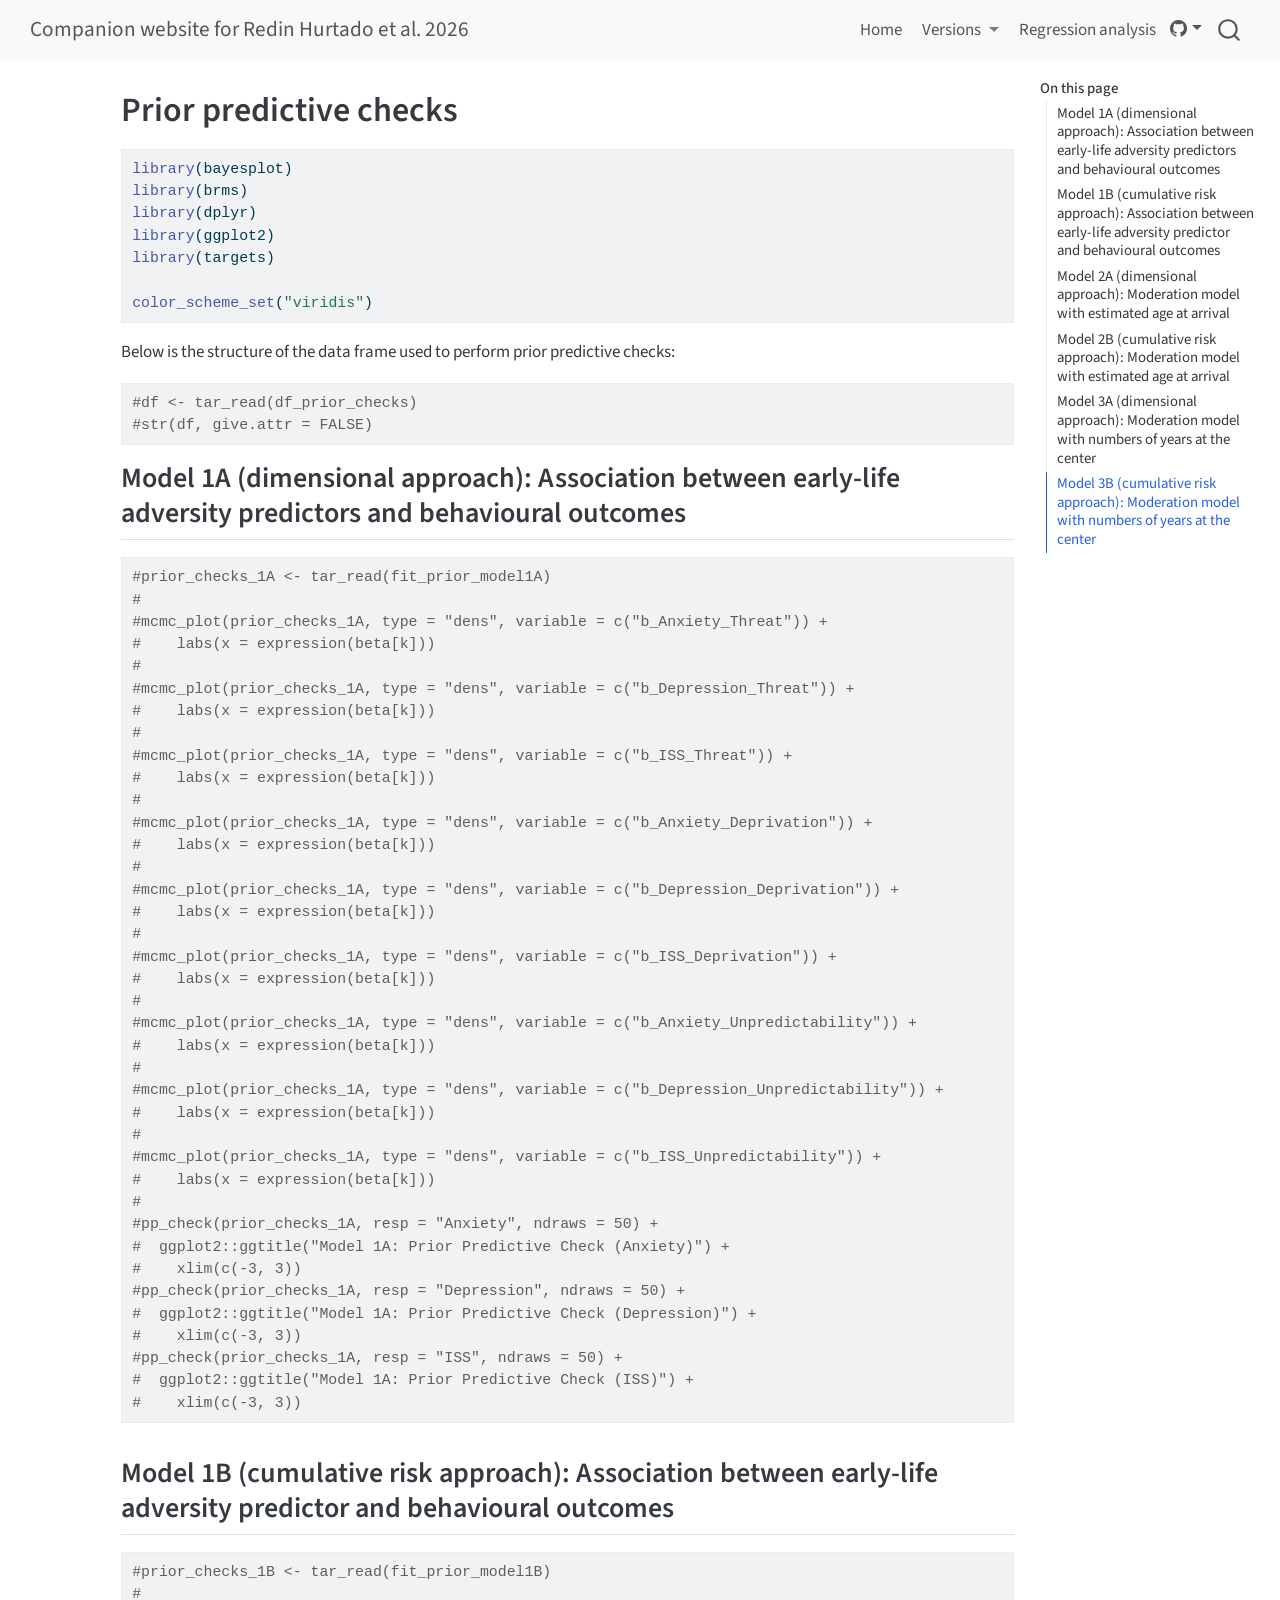
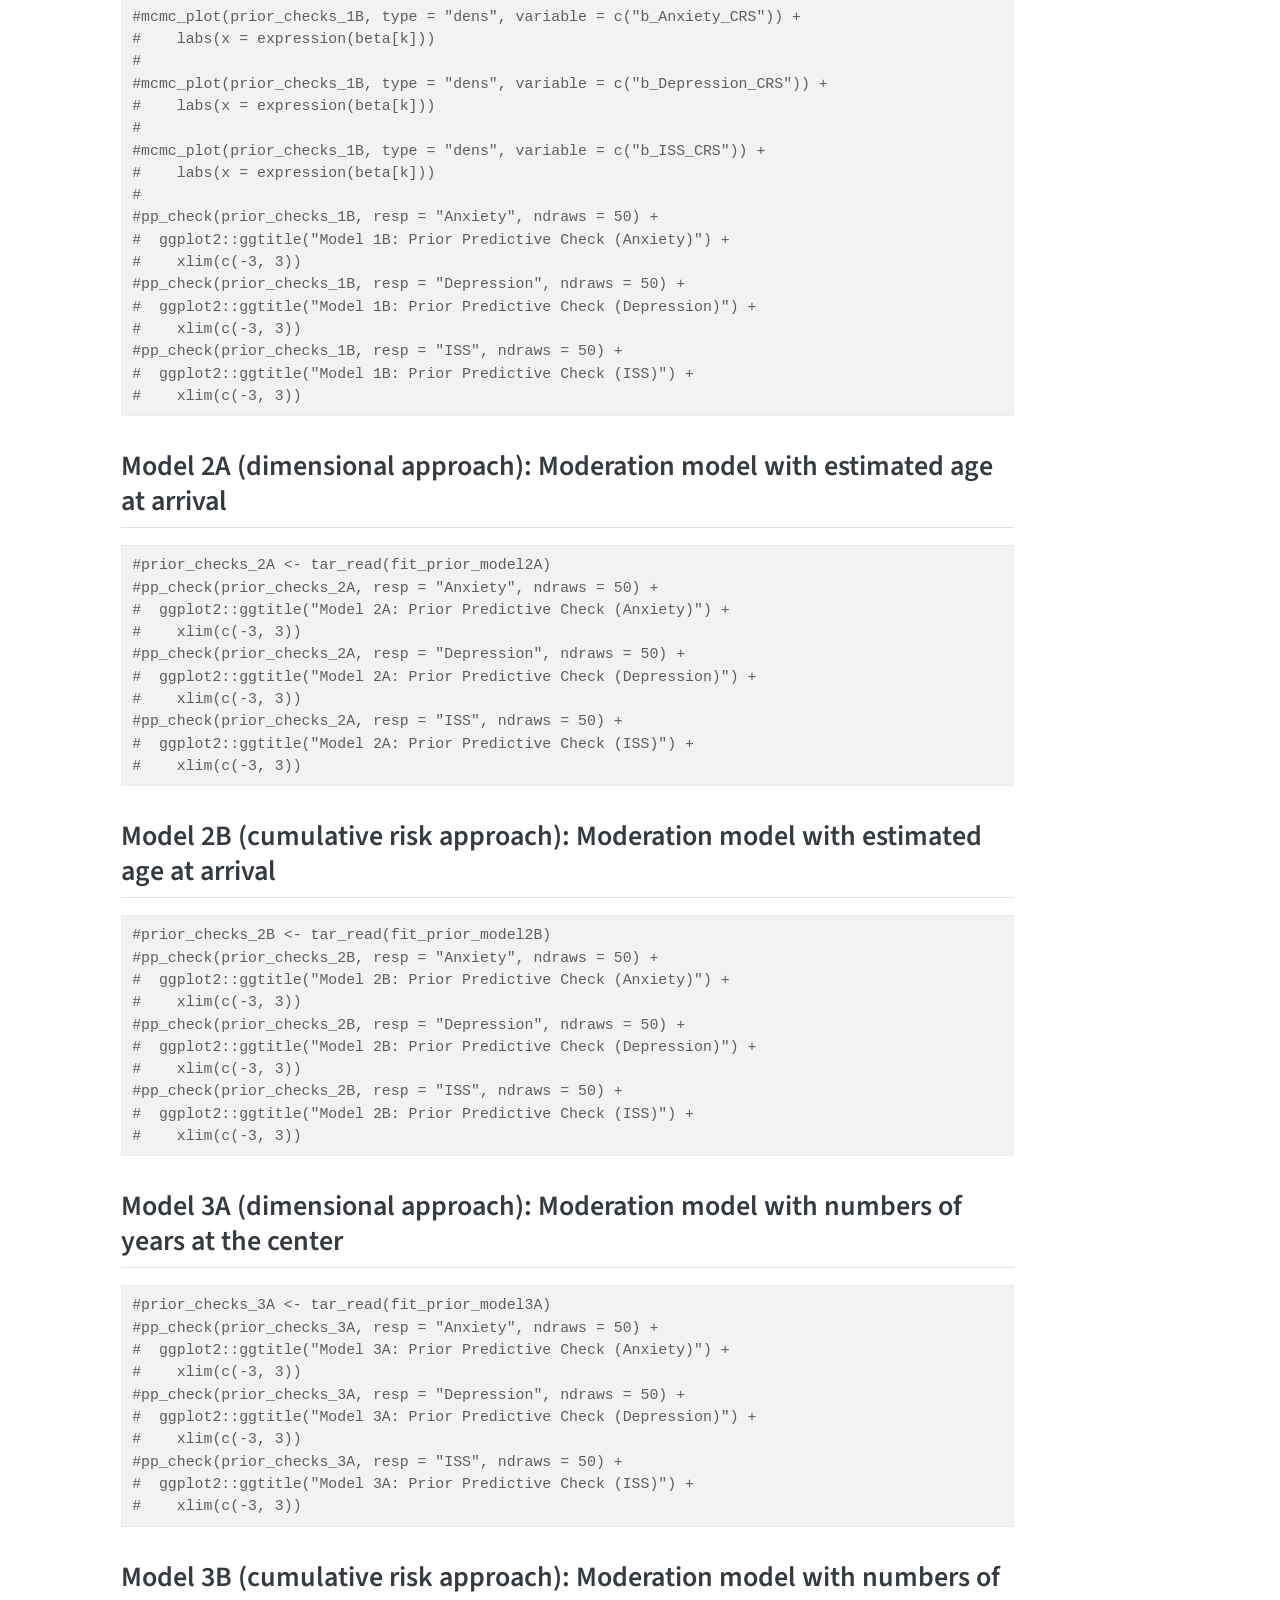
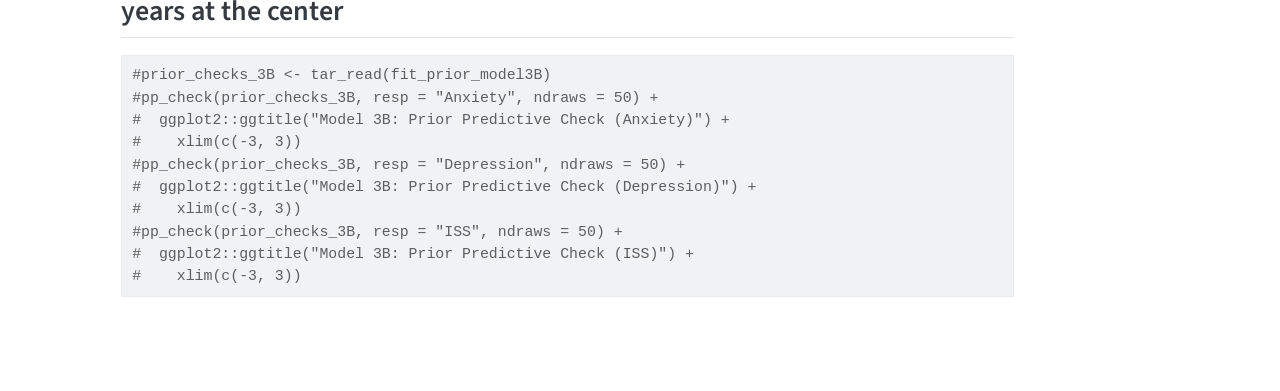
<file: docs/analyses/01_prior_checks.html>
<!DOCTYPE html>
<html xmlns="http://www.w3.org/1999/xhtml" lang="en" xml:lang="en"><head>

<meta charset="utf-8">
<meta name="generator" content="quarto-1.8.26">

<meta name="viewport" content="width=device-width, initial-scale=1.0, user-scalable=yes">


<title>Prior predictive checks – Companion website for Redin Hurtado et al.&nbsp;2026</title>
<style>
code{white-space: pre-wrap;}
span.smallcaps{font-variant: small-caps;}
div.columns{display: flex; gap: min(4vw, 1.5em);}
div.column{flex: auto; overflow-x: auto;}
div.hanging-indent{margin-left: 1.5em; text-indent: -1.5em;}
ul.task-list{list-style: none;}
ul.task-list li input[type="checkbox"] {
  width: 0.8em;
  margin: 0 0.8em 0.2em -1em; /* quarto-specific, see https://github.com/quarto-dev/quarto-cli/issues/4556 */ 
  vertical-align: middle;
}
/* CSS for syntax highlighting */
html { -webkit-text-size-adjust: 100%; }
pre > code.sourceCode { white-space: pre; position: relative; }
pre > code.sourceCode > span { display: inline-block; line-height: 1.25; }
pre > code.sourceCode > span:empty { height: 1.2em; }
.sourceCode { overflow: visible; }
code.sourceCode > span { color: inherit; text-decoration: inherit; }
div.sourceCode { margin: 1em 0; }
pre.sourceCode { margin: 0; }
@media screen {
div.sourceCode { overflow: auto; }
}
@media print {
pre > code.sourceCode { white-space: pre-wrap; }
pre > code.sourceCode > span { text-indent: -5em; padding-left: 5em; }
}
pre.numberSource code
  { counter-reset: source-line 0; }
pre.numberSource code > span
  { position: relative; left: -4em; counter-increment: source-line; }
pre.numberSource code > span > a:first-child::before
  { content: counter(source-line);
    position: relative; left: -1em; text-align: right; vertical-align: baseline;
    border: none; display: inline-block;
    -webkit-touch-callout: none; -webkit-user-select: none;
    -khtml-user-select: none; -moz-user-select: none;
    -ms-user-select: none; user-select: none;
    padding: 0 4px; width: 4em;
  }
pre.numberSource { margin-left: 3em;  padding-left: 4px; }
div.sourceCode
  {   }
@media screen {
pre > code.sourceCode > span > a:first-child::before { text-decoration: underline; }
}
</style>


<script src="../site_libs/quarto-nav/quarto-nav.js"></script>
<script src="../site_libs/quarto-nav/headroom.min.js"></script>
<script src="../site_libs/clipboard/clipboard.min.js"></script>
<script src="../site_libs/quarto-search/autocomplete.umd.js"></script>
<script src="../site_libs/quarto-search/fuse.min.js"></script>
<script src="../site_libs/quarto-search/quarto-search.js"></script>
<meta name="quarto:offset" content="../">
<script src="../site_libs/quarto-html/quarto.js" type="module"></script>
<script src="../site_libs/quarto-html/tabsets/tabsets.js" type="module"></script>
<script src="../site_libs/quarto-html/axe/axe-check.js" type="module"></script>
<script src="../site_libs/quarto-html/popper.min.js"></script>
<script src="../site_libs/quarto-html/tippy.umd.min.js"></script>
<script src="../site_libs/quarto-html/anchor.min.js"></script>
<link href="../site_libs/quarto-html/tippy.css" rel="stylesheet">
<link href="../site_libs/quarto-html/quarto-syntax-highlighting-587c61ba64f3a5504c4d52d930310e48.css" rel="stylesheet" id="quarto-text-highlighting-styles">
<script src="../site_libs/bootstrap/bootstrap.min.js"></script>
<link href="../site_libs/bootstrap/bootstrap-icons.css" rel="stylesheet">
<link href="../site_libs/bootstrap/bootstrap-b1e6a513a96426a03b2c2a34324a30a9.min.css" rel="stylesheet" append-hash="true" id="quarto-bootstrap" data-mode="light">
<script id="quarto-search-options" type="application/json">{
  "location": "navbar",
  "copy-button": false,
  "collapse-after": 3,
  "panel-placement": "end",
  "type": "overlay",
  "limit": 50,
  "keyboard-shortcut": [
    "f",
    "/",
    "s"
  ],
  "show-item-context": false,
  "language": {
    "search-no-results-text": "No results",
    "search-matching-documents-text": "matching documents",
    "search-copy-link-title": "Copy link to search",
    "search-hide-matches-text": "Hide additional matches",
    "search-more-match-text": "more match in this document",
    "search-more-matches-text": "more matches in this document",
    "search-clear-button-title": "Clear",
    "search-text-placeholder": "",
    "search-detached-cancel-button-title": "Cancel",
    "search-submit-button-title": "Submit",
    "search-label": "Search"
  }
}</script>


<link rel="stylesheet" href="../styles.css">
</head>

<body class="nav-fixed quarto-light">

<div id="quarto-search-results"></div>
  <header id="quarto-header" class="headroom fixed-top">
    <nav class="navbar navbar-expand-lg " data-bs-theme="dark">
      <div class="navbar-container container-fluid">
      <div class="navbar-brand-container mx-auto">
    <a class="navbar-brand" href="../index.html">
    <span class="navbar-title">Companion website for Redin Hurtado et al.&nbsp;2026</span>
    </a>
  </div>
            <div id="quarto-search" class="" title="Search"></div>
          <button class="navbar-toggler" type="button" data-bs-toggle="collapse" data-bs-target="#navbarCollapse" aria-controls="navbarCollapse" role="menu" aria-expanded="false" aria-label="Toggle navigation" onclick="if (window.quartoToggleHeadroom) { window.quartoToggleHeadroom(); }">
  <span class="navbar-toggler-icon"></span>
</button>
          <div class="collapse navbar-collapse" id="navbarCollapse">
            <ul class="navbar-nav navbar-nav-scroll ms-auto">
  <li class="nav-item">
    <a class="nav-link" href="../index.html"> 
<span class="menu-text">Home</span></a>
  </li>  
  <li class="nav-item dropdown ">
    <a class="nav-link dropdown-toggle" href="#" id="nav-menu-versions" role="link" data-bs-toggle="dropdown" aria-expanded="false">
 <span class="menu-text">Versions</span>
    </a>
    <ul class="dropdown-menu dropdown-menu-end" aria-labelledby="nav-menu-versions">    
        <li>
    <a class="dropdown-item" href="https://hugomell.github.io/paper-redin-hurtado-2026/v1">
 <span class="dropdown-text">v1 (OSF preregistration)</span></a>
  </li>  
    </ul>
  </li>
  <li class="nav-item">
    <a class="nav-link" href="../analyses/02_analysis.html"> 
<span class="menu-text">Regression analysis</span></a>
  </li>  
</ul>
          </div> <!-- /navcollapse -->
            <div class="quarto-navbar-tools">
    <div class="dropdown">
      <a href="" title="" id="quarto-navigation-tool-dropdown-0" class="quarto-navigation-tool dropdown-toggle px-1" data-bs-toggle="dropdown" aria-expanded="false" role="link" aria-label=""><i class="bi bi-github"></i></a>
      <ul class="dropdown-menu" aria-labelledby="quarto-navigation-tool-dropdown-0">
          <li>
            <a class="dropdown-item quarto-navbar-tools-item" href="https://github.com/hugomell/paper-redin-hurtado-2026">
            Source Code
            </a>
          </li>
      </ul>
    </div>
</div>
      </div> <!-- /container-fluid -->
    </nav>
</header>
<!-- content -->
<div id="quarto-content" class="quarto-container page-columns page-rows-contents page-layout-article page-navbar">
<!-- sidebar -->
<!-- margin-sidebar -->
    <div id="quarto-margin-sidebar" class="sidebar margin-sidebar">
        <nav id="TOC" role="doc-toc" class="toc-active">
    <h2 id="toc-title">On this page</h2>
   
  <ul>
  <li><a href="#model-1a-dimensional-approach-association-between-early-life-adversity-predictors-and-behavioural-outcomes" id="toc-model-1a-dimensional-approach-association-between-early-life-adversity-predictors-and-behavioural-outcomes" class="nav-link active" data-scroll-target="#model-1a-dimensional-approach-association-between-early-life-adversity-predictors-and-behavioural-outcomes">Model 1A (dimensional approach): Association between early-life adversity predictors and behavioural outcomes</a></li>
  <li><a href="#model-1b-cumulative-risk-approach-association-between-early-life-adversity-predictor-and-behavioural-outcomes" id="toc-model-1b-cumulative-risk-approach-association-between-early-life-adversity-predictor-and-behavioural-outcomes" class="nav-link" data-scroll-target="#model-1b-cumulative-risk-approach-association-between-early-life-adversity-predictor-and-behavioural-outcomes">Model 1B (cumulative risk approach): Association between early-life adversity predictor and behavioural outcomes</a></li>
  <li><a href="#model-2a-dimensional-approach-moderation-model-with-estimated-age-at-arrival" id="toc-model-2a-dimensional-approach-moderation-model-with-estimated-age-at-arrival" class="nav-link" data-scroll-target="#model-2a-dimensional-approach-moderation-model-with-estimated-age-at-arrival">Model 2A (dimensional approach): Moderation model with estimated age at arrival</a></li>
  <li><a href="#model-2b-cumulative-risk-approach-moderation-model-with-estimated-age-at-arrival" id="toc-model-2b-cumulative-risk-approach-moderation-model-with-estimated-age-at-arrival" class="nav-link" data-scroll-target="#model-2b-cumulative-risk-approach-moderation-model-with-estimated-age-at-arrival">Model 2B (cumulative risk approach): Moderation model with estimated age at arrival</a></li>
  <li><a href="#model-3a-dimensional-approach-moderation-model-with-numbers-of-years-at-the-center" id="toc-model-3a-dimensional-approach-moderation-model-with-numbers-of-years-at-the-center" class="nav-link" data-scroll-target="#model-3a-dimensional-approach-moderation-model-with-numbers-of-years-at-the-center">Model 3A (dimensional approach): Moderation model with numbers of years at the center</a></li>
  <li><a href="#model-3b-cumulative-risk-approach-moderation-model-with-numbers-of-years-at-the-center" id="toc-model-3b-cumulative-risk-approach-moderation-model-with-numbers-of-years-at-the-center" class="nav-link" data-scroll-target="#model-3b-cumulative-risk-approach-moderation-model-with-numbers-of-years-at-the-center">Model 3B (cumulative risk approach): Moderation model with numbers of years at the center</a></li>
  </ul>
</nav>
    </div>
<!-- main -->
<main class="content" id="quarto-document-content">

<header id="title-block-header" class="quarto-title-block default">
<div class="quarto-title">
<h1 class="title">Prior predictive checks</h1>
</div>



<div class="quarto-title-meta">

    
  
    
  </div>
  


</header>


<div class="cell">
<div class="code-copy-outer-scaffold"><div class="sourceCode cell-code" id="cb1"><pre class="sourceCode r code-with-copy"><code class="sourceCode r"><span id="cb1-1"><a href="#cb1-1" aria-hidden="true" tabindex="-1"></a><span class="fu">library</span>(bayesplot)</span>
<span id="cb1-2"><a href="#cb1-2" aria-hidden="true" tabindex="-1"></a><span class="fu">library</span>(brms)</span>
<span id="cb1-3"><a href="#cb1-3" aria-hidden="true" tabindex="-1"></a><span class="fu">library</span>(dplyr)</span>
<span id="cb1-4"><a href="#cb1-4" aria-hidden="true" tabindex="-1"></a><span class="fu">library</span>(ggplot2)</span>
<span id="cb1-5"><a href="#cb1-5" aria-hidden="true" tabindex="-1"></a><span class="fu">library</span>(targets)</span>
<span id="cb1-6"><a href="#cb1-6" aria-hidden="true" tabindex="-1"></a></span>
<span id="cb1-7"><a href="#cb1-7" aria-hidden="true" tabindex="-1"></a><span class="fu">color_scheme_set</span>(<span class="st">"viridis"</span>)</span></code></pre></div><button title="Copy to Clipboard" class="code-copy-button"><i class="bi"></i></button></div>
</div>
<p>Below is the structure of the data frame used to perform prior predictive checks:</p>
<div class="cell">
<div class="code-copy-outer-scaffold"><div class="sourceCode cell-code" id="cb2"><pre class="sourceCode r code-with-copy"><code class="sourceCode r"><span id="cb2-1"><a href="#cb2-1" aria-hidden="true" tabindex="-1"></a><span class="co">#df &lt;- tar_read(df_prior_checks)</span></span>
<span id="cb2-2"><a href="#cb2-2" aria-hidden="true" tabindex="-1"></a><span class="co">#str(df, give.attr = FALSE)</span></span></code></pre></div><button title="Copy to Clipboard" class="code-copy-button"><i class="bi"></i></button></div>
</div>
<section id="model-1a-dimensional-approach-association-between-early-life-adversity-predictors-and-behavioural-outcomes" class="level2">
<h2 class="anchored" data-anchor-id="model-1a-dimensional-approach-association-between-early-life-adversity-predictors-and-behavioural-outcomes">Model 1A (dimensional approach): Association between early-life adversity predictors and behavioural outcomes</h2>
<div class="cell">
<div class="code-copy-outer-scaffold"><div class="sourceCode cell-code" id="cb3"><pre class="sourceCode r code-with-copy"><code class="sourceCode r"><span id="cb3-1"><a href="#cb3-1" aria-hidden="true" tabindex="-1"></a><span class="co">#prior_checks_1A &lt;- tar_read(fit_prior_model1A)</span></span>
<span id="cb3-2"><a href="#cb3-2" aria-hidden="true" tabindex="-1"></a><span class="co">#</span></span>
<span id="cb3-3"><a href="#cb3-3" aria-hidden="true" tabindex="-1"></a><span class="co">#mcmc_plot(prior_checks_1A, type = "dens", variable = c("b_Anxiety_Threat")) +</span></span>
<span id="cb3-4"><a href="#cb3-4" aria-hidden="true" tabindex="-1"></a><span class="co">#    labs(x = expression(beta[k]))</span></span>
<span id="cb3-5"><a href="#cb3-5" aria-hidden="true" tabindex="-1"></a><span class="co">#</span></span>
<span id="cb3-6"><a href="#cb3-6" aria-hidden="true" tabindex="-1"></a><span class="co">#mcmc_plot(prior_checks_1A, type = "dens", variable = c("b_Depression_Threat")) +</span></span>
<span id="cb3-7"><a href="#cb3-7" aria-hidden="true" tabindex="-1"></a><span class="co">#    labs(x = expression(beta[k]))</span></span>
<span id="cb3-8"><a href="#cb3-8" aria-hidden="true" tabindex="-1"></a><span class="co">#</span></span>
<span id="cb3-9"><a href="#cb3-9" aria-hidden="true" tabindex="-1"></a><span class="co">#mcmc_plot(prior_checks_1A, type = "dens", variable = c("b_ISS_Threat")) +</span></span>
<span id="cb3-10"><a href="#cb3-10" aria-hidden="true" tabindex="-1"></a><span class="co">#    labs(x = expression(beta[k]))</span></span>
<span id="cb3-11"><a href="#cb3-11" aria-hidden="true" tabindex="-1"></a><span class="co">#</span></span>
<span id="cb3-12"><a href="#cb3-12" aria-hidden="true" tabindex="-1"></a><span class="co">#mcmc_plot(prior_checks_1A, type = "dens", variable = c("b_Anxiety_Deprivation")) +</span></span>
<span id="cb3-13"><a href="#cb3-13" aria-hidden="true" tabindex="-1"></a><span class="co">#    labs(x = expression(beta[k]))</span></span>
<span id="cb3-14"><a href="#cb3-14" aria-hidden="true" tabindex="-1"></a><span class="co">#</span></span>
<span id="cb3-15"><a href="#cb3-15" aria-hidden="true" tabindex="-1"></a><span class="co">#mcmc_plot(prior_checks_1A, type = "dens", variable = c("b_Depression_Deprivation")) +</span></span>
<span id="cb3-16"><a href="#cb3-16" aria-hidden="true" tabindex="-1"></a><span class="co">#    labs(x = expression(beta[k]))</span></span>
<span id="cb3-17"><a href="#cb3-17" aria-hidden="true" tabindex="-1"></a><span class="co">#</span></span>
<span id="cb3-18"><a href="#cb3-18" aria-hidden="true" tabindex="-1"></a><span class="co">#mcmc_plot(prior_checks_1A, type = "dens", variable = c("b_ISS_Deprivation")) +</span></span>
<span id="cb3-19"><a href="#cb3-19" aria-hidden="true" tabindex="-1"></a><span class="co">#    labs(x = expression(beta[k]))</span></span>
<span id="cb3-20"><a href="#cb3-20" aria-hidden="true" tabindex="-1"></a><span class="co">#</span></span>
<span id="cb3-21"><a href="#cb3-21" aria-hidden="true" tabindex="-1"></a><span class="co">#mcmc_plot(prior_checks_1A, type = "dens", variable = c("b_Anxiety_Unpredictability")) +</span></span>
<span id="cb3-22"><a href="#cb3-22" aria-hidden="true" tabindex="-1"></a><span class="co">#    labs(x = expression(beta[k]))</span></span>
<span id="cb3-23"><a href="#cb3-23" aria-hidden="true" tabindex="-1"></a><span class="co">#</span></span>
<span id="cb3-24"><a href="#cb3-24" aria-hidden="true" tabindex="-1"></a><span class="co">#mcmc_plot(prior_checks_1A, type = "dens", variable = c("b_Depression_Unpredictability")) +</span></span>
<span id="cb3-25"><a href="#cb3-25" aria-hidden="true" tabindex="-1"></a><span class="co">#    labs(x = expression(beta[k]))</span></span>
<span id="cb3-26"><a href="#cb3-26" aria-hidden="true" tabindex="-1"></a><span class="co">#</span></span>
<span id="cb3-27"><a href="#cb3-27" aria-hidden="true" tabindex="-1"></a><span class="co">#mcmc_plot(prior_checks_1A, type = "dens", variable = c("b_ISS_Unpredictability")) +</span></span>
<span id="cb3-28"><a href="#cb3-28" aria-hidden="true" tabindex="-1"></a><span class="co">#    labs(x = expression(beta[k]))</span></span>
<span id="cb3-29"><a href="#cb3-29" aria-hidden="true" tabindex="-1"></a><span class="co">#</span></span>
<span id="cb3-30"><a href="#cb3-30" aria-hidden="true" tabindex="-1"></a><span class="co">#pp_check(prior_checks_1A, resp = "Anxiety", ndraws = 50) + </span></span>
<span id="cb3-31"><a href="#cb3-31" aria-hidden="true" tabindex="-1"></a><span class="co">#  ggplot2::ggtitle("Model 1A: Prior Predictive Check (Anxiety)") +</span></span>
<span id="cb3-32"><a href="#cb3-32" aria-hidden="true" tabindex="-1"></a><span class="co">#    xlim(c(-3, 3))</span></span>
<span id="cb3-33"><a href="#cb3-33" aria-hidden="true" tabindex="-1"></a><span class="co">#pp_check(prior_checks_1A, resp = "Depression", ndraws = 50) +</span></span>
<span id="cb3-34"><a href="#cb3-34" aria-hidden="true" tabindex="-1"></a><span class="co">#  ggplot2::ggtitle("Model 1A: Prior Predictive Check (Depression)") +</span></span>
<span id="cb3-35"><a href="#cb3-35" aria-hidden="true" tabindex="-1"></a><span class="co">#    xlim(c(-3, 3))</span></span>
<span id="cb3-36"><a href="#cb3-36" aria-hidden="true" tabindex="-1"></a><span class="co">#pp_check(prior_checks_1A, resp = "ISS", ndraws = 50) +</span></span>
<span id="cb3-37"><a href="#cb3-37" aria-hidden="true" tabindex="-1"></a><span class="co">#  ggplot2::ggtitle("Model 1A: Prior Predictive Check (ISS)") +</span></span>
<span id="cb3-38"><a href="#cb3-38" aria-hidden="true" tabindex="-1"></a><span class="co">#    xlim(c(-3, 3))</span></span></code></pre></div><button title="Copy to Clipboard" class="code-copy-button"><i class="bi"></i></button></div>
</div>
</section>
<section id="model-1b-cumulative-risk-approach-association-between-early-life-adversity-predictor-and-behavioural-outcomes" class="level2">
<h2 class="anchored" data-anchor-id="model-1b-cumulative-risk-approach-association-between-early-life-adversity-predictor-and-behavioural-outcomes">Model 1B (cumulative risk approach): Association between early-life adversity predictor and behavioural outcomes</h2>
<div class="cell">
<div class="code-copy-outer-scaffold"><div class="sourceCode cell-code" id="cb4"><pre class="sourceCode r code-with-copy"><code class="sourceCode r"><span id="cb4-1"><a href="#cb4-1" aria-hidden="true" tabindex="-1"></a><span class="co">#prior_checks_1B &lt;- tar_read(fit_prior_model1B)</span></span>
<span id="cb4-2"><a href="#cb4-2" aria-hidden="true" tabindex="-1"></a><span class="co">#</span></span>
<span id="cb4-3"><a href="#cb4-3" aria-hidden="true" tabindex="-1"></a><span class="co">#mcmc_plot(prior_checks_1B, type = "dens", variable = c("b_Anxiety_CRS")) +</span></span>
<span id="cb4-4"><a href="#cb4-4" aria-hidden="true" tabindex="-1"></a><span class="co">#    labs(x = expression(beta[k]))</span></span>
<span id="cb4-5"><a href="#cb4-5" aria-hidden="true" tabindex="-1"></a><span class="co">#</span></span>
<span id="cb4-6"><a href="#cb4-6" aria-hidden="true" tabindex="-1"></a><span class="co">#mcmc_plot(prior_checks_1B, type = "dens", variable = c("b_Depression_CRS")) +</span></span>
<span id="cb4-7"><a href="#cb4-7" aria-hidden="true" tabindex="-1"></a><span class="co">#    labs(x = expression(beta[k]))</span></span>
<span id="cb4-8"><a href="#cb4-8" aria-hidden="true" tabindex="-1"></a><span class="co">#</span></span>
<span id="cb4-9"><a href="#cb4-9" aria-hidden="true" tabindex="-1"></a><span class="co">#mcmc_plot(prior_checks_1B, type = "dens", variable = c("b_ISS_CRS")) +</span></span>
<span id="cb4-10"><a href="#cb4-10" aria-hidden="true" tabindex="-1"></a><span class="co">#    labs(x = expression(beta[k]))</span></span>
<span id="cb4-11"><a href="#cb4-11" aria-hidden="true" tabindex="-1"></a><span class="co">#</span></span>
<span id="cb4-12"><a href="#cb4-12" aria-hidden="true" tabindex="-1"></a><span class="co">#pp_check(prior_checks_1B, resp = "Anxiety", ndraws = 50) +</span></span>
<span id="cb4-13"><a href="#cb4-13" aria-hidden="true" tabindex="-1"></a><span class="co">#  ggplot2::ggtitle("Model 1B: Prior Predictive Check (Anxiety)") +</span></span>
<span id="cb4-14"><a href="#cb4-14" aria-hidden="true" tabindex="-1"></a><span class="co">#    xlim(c(-3, 3))</span></span>
<span id="cb4-15"><a href="#cb4-15" aria-hidden="true" tabindex="-1"></a><span class="co">#pp_check(prior_checks_1B, resp = "Depression", ndraws = 50) +</span></span>
<span id="cb4-16"><a href="#cb4-16" aria-hidden="true" tabindex="-1"></a><span class="co">#  ggplot2::ggtitle("Model 1B: Prior Predictive Check (Depression)") +</span></span>
<span id="cb4-17"><a href="#cb4-17" aria-hidden="true" tabindex="-1"></a><span class="co">#    xlim(c(-3, 3))</span></span>
<span id="cb4-18"><a href="#cb4-18" aria-hidden="true" tabindex="-1"></a><span class="co">#pp_check(prior_checks_1B, resp = "ISS", ndraws = 50) +</span></span>
<span id="cb4-19"><a href="#cb4-19" aria-hidden="true" tabindex="-1"></a><span class="co">#  ggplot2::ggtitle("Model 1B: Prior Predictive Check (ISS)") +</span></span>
<span id="cb4-20"><a href="#cb4-20" aria-hidden="true" tabindex="-1"></a><span class="co">#    xlim(c(-3, 3))</span></span></code></pre></div><button title="Copy to Clipboard" class="code-copy-button"><i class="bi"></i></button></div>
</div>
</section>
<section id="model-2a-dimensional-approach-moderation-model-with-estimated-age-at-arrival" class="level2">
<h2 class="anchored" data-anchor-id="model-2a-dimensional-approach-moderation-model-with-estimated-age-at-arrival">Model 2A (dimensional approach): Moderation model with estimated age at arrival</h2>
<div class="cell">
<div class="code-copy-outer-scaffold"><div class="sourceCode cell-code" id="cb5"><pre class="sourceCode r code-with-copy"><code class="sourceCode r"><span id="cb5-1"><a href="#cb5-1" aria-hidden="true" tabindex="-1"></a><span class="co">#prior_checks_2A &lt;- tar_read(fit_prior_model2A)</span></span>
<span id="cb5-2"><a href="#cb5-2" aria-hidden="true" tabindex="-1"></a><span class="co">#pp_check(prior_checks_2A, resp = "Anxiety", ndraws = 50) +</span></span>
<span id="cb5-3"><a href="#cb5-3" aria-hidden="true" tabindex="-1"></a><span class="co">#  ggplot2::ggtitle("Model 2A: Prior Predictive Check (Anxiety)") +</span></span>
<span id="cb5-4"><a href="#cb5-4" aria-hidden="true" tabindex="-1"></a><span class="co">#    xlim(c(-3, 3))</span></span>
<span id="cb5-5"><a href="#cb5-5" aria-hidden="true" tabindex="-1"></a><span class="co">#pp_check(prior_checks_2A, resp = "Depression", ndraws = 50) +</span></span>
<span id="cb5-6"><a href="#cb5-6" aria-hidden="true" tabindex="-1"></a><span class="co">#  ggplot2::ggtitle("Model 2A: Prior Predictive Check (Depression)") +</span></span>
<span id="cb5-7"><a href="#cb5-7" aria-hidden="true" tabindex="-1"></a><span class="co">#    xlim(c(-3, 3))</span></span>
<span id="cb5-8"><a href="#cb5-8" aria-hidden="true" tabindex="-1"></a><span class="co">#pp_check(prior_checks_2A, resp = "ISS", ndraws = 50) +</span></span>
<span id="cb5-9"><a href="#cb5-9" aria-hidden="true" tabindex="-1"></a><span class="co">#  ggplot2::ggtitle("Model 2A: Prior Predictive Check (ISS)") +</span></span>
<span id="cb5-10"><a href="#cb5-10" aria-hidden="true" tabindex="-1"></a><span class="co">#    xlim(c(-3, 3))</span></span></code></pre></div><button title="Copy to Clipboard" class="code-copy-button"><i class="bi"></i></button></div>
</div>
</section>
<section id="model-2b-cumulative-risk-approach-moderation-model-with-estimated-age-at-arrival" class="level2">
<h2 class="anchored" data-anchor-id="model-2b-cumulative-risk-approach-moderation-model-with-estimated-age-at-arrival">Model 2B (cumulative risk approach): Moderation model with estimated age at arrival</h2>
<div class="cell">
<div class="code-copy-outer-scaffold"><div class="sourceCode cell-code" id="cb6"><pre class="sourceCode r code-with-copy"><code class="sourceCode r"><span id="cb6-1"><a href="#cb6-1" aria-hidden="true" tabindex="-1"></a><span class="co">#prior_checks_2B &lt;- tar_read(fit_prior_model2B)</span></span>
<span id="cb6-2"><a href="#cb6-2" aria-hidden="true" tabindex="-1"></a><span class="co">#pp_check(prior_checks_2B, resp = "Anxiety", ndraws = 50) +</span></span>
<span id="cb6-3"><a href="#cb6-3" aria-hidden="true" tabindex="-1"></a><span class="co">#  ggplot2::ggtitle("Model 2B: Prior Predictive Check (Anxiety)") +</span></span>
<span id="cb6-4"><a href="#cb6-4" aria-hidden="true" tabindex="-1"></a><span class="co">#    xlim(c(-3, 3))</span></span>
<span id="cb6-5"><a href="#cb6-5" aria-hidden="true" tabindex="-1"></a><span class="co">#pp_check(prior_checks_2B, resp = "Depression", ndraws = 50) +</span></span>
<span id="cb6-6"><a href="#cb6-6" aria-hidden="true" tabindex="-1"></a><span class="co">#  ggplot2::ggtitle("Model 2B: Prior Predictive Check (Depression)") +</span></span>
<span id="cb6-7"><a href="#cb6-7" aria-hidden="true" tabindex="-1"></a><span class="co">#    xlim(c(-3, 3))</span></span>
<span id="cb6-8"><a href="#cb6-8" aria-hidden="true" tabindex="-1"></a><span class="co">#pp_check(prior_checks_2B, resp = "ISS", ndraws = 50) +</span></span>
<span id="cb6-9"><a href="#cb6-9" aria-hidden="true" tabindex="-1"></a><span class="co">#  ggplot2::ggtitle("Model 2B: Prior Predictive Check (ISS)") +</span></span>
<span id="cb6-10"><a href="#cb6-10" aria-hidden="true" tabindex="-1"></a><span class="co">#    xlim(c(-3, 3))</span></span></code></pre></div><button title="Copy to Clipboard" class="code-copy-button"><i class="bi"></i></button></div>
</div>
</section>
<section id="model-3a-dimensional-approach-moderation-model-with-numbers-of-years-at-the-center" class="level2">
<h2 class="anchored" data-anchor-id="model-3a-dimensional-approach-moderation-model-with-numbers-of-years-at-the-center">Model 3A (dimensional approach): Moderation model with numbers of years at the center</h2>
<div class="cell">
<div class="code-copy-outer-scaffold"><div class="sourceCode cell-code" id="cb7"><pre class="sourceCode r code-with-copy"><code class="sourceCode r"><span id="cb7-1"><a href="#cb7-1" aria-hidden="true" tabindex="-1"></a><span class="co">#prior_checks_3A &lt;- tar_read(fit_prior_model3A)</span></span>
<span id="cb7-2"><a href="#cb7-2" aria-hidden="true" tabindex="-1"></a><span class="co">#pp_check(prior_checks_3A, resp = "Anxiety", ndraws = 50) +</span></span>
<span id="cb7-3"><a href="#cb7-3" aria-hidden="true" tabindex="-1"></a><span class="co">#  ggplot2::ggtitle("Model 3A: Prior Predictive Check (Anxiety)") +</span></span>
<span id="cb7-4"><a href="#cb7-4" aria-hidden="true" tabindex="-1"></a><span class="co">#    xlim(c(-3, 3))</span></span>
<span id="cb7-5"><a href="#cb7-5" aria-hidden="true" tabindex="-1"></a><span class="co">#pp_check(prior_checks_3A, resp = "Depression", ndraws = 50) +</span></span>
<span id="cb7-6"><a href="#cb7-6" aria-hidden="true" tabindex="-1"></a><span class="co">#  ggplot2::ggtitle("Model 3A: Prior Predictive Check (Depression)") +</span></span>
<span id="cb7-7"><a href="#cb7-7" aria-hidden="true" tabindex="-1"></a><span class="co">#    xlim(c(-3, 3))</span></span>
<span id="cb7-8"><a href="#cb7-8" aria-hidden="true" tabindex="-1"></a><span class="co">#pp_check(prior_checks_3A, resp = "ISS", ndraws = 50) +</span></span>
<span id="cb7-9"><a href="#cb7-9" aria-hidden="true" tabindex="-1"></a><span class="co">#  ggplot2::ggtitle("Model 3A: Prior Predictive Check (ISS)") +</span></span>
<span id="cb7-10"><a href="#cb7-10" aria-hidden="true" tabindex="-1"></a><span class="co">#    xlim(c(-3, 3))</span></span></code></pre></div><button title="Copy to Clipboard" class="code-copy-button"><i class="bi"></i></button></div>
</div>
</section>
<section id="model-3b-cumulative-risk-approach-moderation-model-with-numbers-of-years-at-the-center" class="level2">
<h2 class="anchored" data-anchor-id="model-3b-cumulative-risk-approach-moderation-model-with-numbers-of-years-at-the-center">Model 3B (cumulative risk approach): Moderation model with numbers of years at the center</h2>
<div class="cell">
<div class="code-copy-outer-scaffold"><div class="sourceCode cell-code" id="cb8"><pre class="sourceCode r code-with-copy"><code class="sourceCode r"><span id="cb8-1"><a href="#cb8-1" aria-hidden="true" tabindex="-1"></a><span class="co">#prior_checks_3B &lt;- tar_read(fit_prior_model3B)</span></span>
<span id="cb8-2"><a href="#cb8-2" aria-hidden="true" tabindex="-1"></a><span class="co">#pp_check(prior_checks_3B, resp = "Anxiety", ndraws = 50) +</span></span>
<span id="cb8-3"><a href="#cb8-3" aria-hidden="true" tabindex="-1"></a><span class="co">#  ggplot2::ggtitle("Model 3B: Prior Predictive Check (Anxiety)") +</span></span>
<span id="cb8-4"><a href="#cb8-4" aria-hidden="true" tabindex="-1"></a><span class="co">#    xlim(c(-3, 3))</span></span>
<span id="cb8-5"><a href="#cb8-5" aria-hidden="true" tabindex="-1"></a><span class="co">#pp_check(prior_checks_3B, resp = "Depression", ndraws = 50) +</span></span>
<span id="cb8-6"><a href="#cb8-6" aria-hidden="true" tabindex="-1"></a><span class="co">#  ggplot2::ggtitle("Model 3B: Prior Predictive Check (Depression)") +</span></span>
<span id="cb8-7"><a href="#cb8-7" aria-hidden="true" tabindex="-1"></a><span class="co">#    xlim(c(-3, 3))</span></span>
<span id="cb8-8"><a href="#cb8-8" aria-hidden="true" tabindex="-1"></a><span class="co">#pp_check(prior_checks_3B, resp = "ISS", ndraws = 50) +</span></span>
<span id="cb8-9"><a href="#cb8-9" aria-hidden="true" tabindex="-1"></a><span class="co">#  ggplot2::ggtitle("Model 3B: Prior Predictive Check (ISS)") +</span></span>
<span id="cb8-10"><a href="#cb8-10" aria-hidden="true" tabindex="-1"></a><span class="co">#    xlim(c(-3, 3))</span></span></code></pre></div><button title="Copy to Clipboard" class="code-copy-button"><i class="bi"></i></button></div>
</div>


</section>

</main> <!-- /main -->
<script id="quarto-html-after-body" type="application/javascript">
  window.document.addEventListener("DOMContentLoaded", function (event) {
    const icon = "";
    const anchorJS = new window.AnchorJS();
    anchorJS.options = {
      placement: 'right',
      icon: icon
    };
    anchorJS.add('.anchored');
    const isCodeAnnotation = (el) => {
      for (const clz of el.classList) {
        if (clz.startsWith('code-annotation-')) {                     
          return true;
        }
      }
      return false;
    }
    const onCopySuccess = function(e) {
      // button target
      const button = e.trigger;
      // don't keep focus
      button.blur();
      // flash "checked"
      button.classList.add('code-copy-button-checked');
      var currentTitle = button.getAttribute("title");
      button.setAttribute("title", "Copied!");
      let tooltip;
      if (window.bootstrap) {
        button.setAttribute("data-bs-toggle", "tooltip");
        button.setAttribute("data-bs-placement", "left");
        button.setAttribute("data-bs-title", "Copied!");
        tooltip = new bootstrap.Tooltip(button, 
          { trigger: "manual", 
            customClass: "code-copy-button-tooltip",
            offset: [0, -8]});
        tooltip.show();    
      }
      setTimeout(function() {
        if (tooltip) {
          tooltip.hide();
          button.removeAttribute("data-bs-title");
          button.removeAttribute("data-bs-toggle");
          button.removeAttribute("data-bs-placement");
        }
        button.setAttribute("title", currentTitle);
        button.classList.remove('code-copy-button-checked');
      }, 1000);
      // clear code selection
      e.clearSelection();
    }
    const getTextToCopy = function(trigger) {
      const outerScaffold = trigger.parentElement.cloneNode(true);
      const codeEl = outerScaffold.querySelector('code');
      for (const childEl of codeEl.children) {
        if (isCodeAnnotation(childEl)) {
          childEl.remove();
        }
      }
      return codeEl.innerText;
    }
    const clipboard = new window.ClipboardJS('.code-copy-button:not([data-in-quarto-modal])', {
      text: getTextToCopy
    });
    clipboard.on('success', onCopySuccess);
    if (window.document.getElementById('quarto-embedded-source-code-modal')) {
      const clipboardModal = new window.ClipboardJS('.code-copy-button[data-in-quarto-modal]', {
        text: getTextToCopy,
        container: window.document.getElementById('quarto-embedded-source-code-modal')
      });
      clipboardModal.on('success', onCopySuccess);
    }
      var localhostRegex = new RegExp(/^(?:http|https):\/\/localhost\:?[0-9]*\//);
      var mailtoRegex = new RegExp(/^mailto:/);
        var filterRegex = new RegExp("https:\/\/hugomell\.github\.io\/paper-redin-hurtado-2026\/");
      var isInternal = (href) => {
          return filterRegex.test(href) || localhostRegex.test(href) || mailtoRegex.test(href);
      }
      // Inspect non-navigation links and adorn them if external
     var links = window.document.querySelectorAll('a[href]:not(.nav-link):not(.navbar-brand):not(.toc-action):not(.sidebar-link):not(.sidebar-item-toggle):not(.pagination-link):not(.no-external):not([aria-hidden]):not(.dropdown-item):not(.quarto-navigation-tool):not(.about-link)');
      for (var i=0; i<links.length; i++) {
        const link = links[i];
        if (!isInternal(link.href)) {
          // undo the damage that might have been done by quarto-nav.js in the case of
          // links that we want to consider external
          if (link.dataset.originalHref !== undefined) {
            link.href = link.dataset.originalHref;
          }
        }
      }
    function tippyHover(el, contentFn, onTriggerFn, onUntriggerFn) {
      const config = {
        allowHTML: true,
        maxWidth: 500,
        delay: 100,
        arrow: false,
        appendTo: function(el) {
            return el.parentElement;
        },
        interactive: true,
        interactiveBorder: 10,
        theme: 'quarto',
        placement: 'bottom-start',
      };
      if (contentFn) {
        config.content = contentFn;
      }
      if (onTriggerFn) {
        config.onTrigger = onTriggerFn;
      }
      if (onUntriggerFn) {
        config.onUntrigger = onUntriggerFn;
      }
      window.tippy(el, config); 
    }
    const noterefs = window.document.querySelectorAll('a[role="doc-noteref"]');
    for (var i=0; i<noterefs.length; i++) {
      const ref = noterefs[i];
      tippyHover(ref, function() {
        // use id or data attribute instead here
        let href = ref.getAttribute('data-footnote-href') || ref.getAttribute('href');
        try { href = new URL(href).hash; } catch {}
        const id = href.replace(/^#\/?/, "");
        const note = window.document.getElementById(id);
        if (note) {
          return note.innerHTML;
        } else {
          return "";
        }
      });
    }
    const xrefs = window.document.querySelectorAll('a.quarto-xref');
    const processXRef = (id, note) => {
      // Strip column container classes
      const stripColumnClz = (el) => {
        el.classList.remove("page-full", "page-columns");
        if (el.children) {
          for (const child of el.children) {
            stripColumnClz(child);
          }
        }
      }
      stripColumnClz(note)
      if (id === null || id.startsWith('sec-')) {
        // Special case sections, only their first couple elements
        const container = document.createElement("div");
        if (note.children && note.children.length > 2) {
          container.appendChild(note.children[0].cloneNode(true));
          for (let i = 1; i < note.children.length; i++) {
            const child = note.children[i];
            if (child.tagName === "P" && child.innerText === "") {
              continue;
            } else {
              container.appendChild(child.cloneNode(true));
              break;
            }
          }
          if (window.Quarto?.typesetMath) {
            window.Quarto.typesetMath(container);
          }
          return container.innerHTML
        } else {
          if (window.Quarto?.typesetMath) {
            window.Quarto.typesetMath(note);
          }
          return note.innerHTML;
        }
      } else {
        // Remove any anchor links if they are present
        const anchorLink = note.querySelector('a.anchorjs-link');
        if (anchorLink) {
          anchorLink.remove();
        }
        if (window.Quarto?.typesetMath) {
          window.Quarto.typesetMath(note);
        }
        if (note.classList.contains("callout")) {
          return note.outerHTML;
        } else {
          return note.innerHTML;
        }
      }
    }
    for (var i=0; i<xrefs.length; i++) {
      const xref = xrefs[i];
      tippyHover(xref, undefined, function(instance) {
        instance.disable();
        let url = xref.getAttribute('href');
        let hash = undefined; 
        if (url.startsWith('#')) {
          hash = url;
        } else {
          try { hash = new URL(url).hash; } catch {}
        }
        if (hash) {
          const id = hash.replace(/^#\/?/, "");
          const note = window.document.getElementById(id);
          if (note !== null) {
            try {
              const html = processXRef(id, note.cloneNode(true));
              instance.setContent(html);
            } finally {
              instance.enable();
              instance.show();
            }
          } else {
            // See if we can fetch this
            fetch(url.split('#')[0])
            .then(res => res.text())
            .then(html => {
              const parser = new DOMParser();
              const htmlDoc = parser.parseFromString(html, "text/html");
              const note = htmlDoc.getElementById(id);
              if (note !== null) {
                const html = processXRef(id, note);
                instance.setContent(html);
              } 
            }).finally(() => {
              instance.enable();
              instance.show();
            });
          }
        } else {
          // See if we can fetch a full url (with no hash to target)
          // This is a special case and we should probably do some content thinning / targeting
          fetch(url)
          .then(res => res.text())
          .then(html => {
            const parser = new DOMParser();
            const htmlDoc = parser.parseFromString(html, "text/html");
            const note = htmlDoc.querySelector('main.content');
            if (note !== null) {
              // This should only happen for chapter cross references
              // (since there is no id in the URL)
              // remove the first header
              if (note.children.length > 0 && note.children[0].tagName === "HEADER") {
                note.children[0].remove();
              }
              const html = processXRef(null, note);
              instance.setContent(html);
            } 
          }).finally(() => {
            instance.enable();
            instance.show();
          });
        }
      }, function(instance) {
      });
    }
        let selectedAnnoteEl;
        const selectorForAnnotation = ( cell, annotation) => {
          let cellAttr = 'data-code-cell="' + cell + '"';
          let lineAttr = 'data-code-annotation="' +  annotation + '"';
          const selector = 'span[' + cellAttr + '][' + lineAttr + ']';
          return selector;
        }
        const selectCodeLines = (annoteEl) => {
          const doc = window.document;
          const targetCell = annoteEl.getAttribute("data-target-cell");
          const targetAnnotation = annoteEl.getAttribute("data-target-annotation");
          const annoteSpan = window.document.querySelector(selectorForAnnotation(targetCell, targetAnnotation));
          const lines = annoteSpan.getAttribute("data-code-lines").split(",");
          const lineIds = lines.map((line) => {
            return targetCell + "-" + line;
          })
          let top = null;
          let height = null;
          let parent = null;
          if (lineIds.length > 0) {
              //compute the position of the single el (top and bottom and make a div)
              const el = window.document.getElementById(lineIds[0]);
              top = el.offsetTop;
              height = el.offsetHeight;
              parent = el.parentElement.parentElement;
            if (lineIds.length > 1) {
              const lastEl = window.document.getElementById(lineIds[lineIds.length - 1]);
              const bottom = lastEl.offsetTop + lastEl.offsetHeight;
              height = bottom - top;
            }
            if (top !== null && height !== null && parent !== null) {
              // cook up a div (if necessary) and position it 
              let div = window.document.getElementById("code-annotation-line-highlight");
              if (div === null) {
                div = window.document.createElement("div");
                div.setAttribute("id", "code-annotation-line-highlight");
                div.style.position = 'absolute';
                parent.appendChild(div);
              }
              div.style.top = top - 2 + "px";
              div.style.height = height + 4 + "px";
              div.style.left = 0;
              let gutterDiv = window.document.getElementById("code-annotation-line-highlight-gutter");
              if (gutterDiv === null) {
                gutterDiv = window.document.createElement("div");
                gutterDiv.setAttribute("id", "code-annotation-line-highlight-gutter");
                gutterDiv.style.position = 'absolute';
                const codeCell = window.document.getElementById(targetCell);
                const gutter = codeCell.querySelector('.code-annotation-gutter');
                gutter.appendChild(gutterDiv);
              }
              gutterDiv.style.top = top - 2 + "px";
              gutterDiv.style.height = height + 4 + "px";
            }
            selectedAnnoteEl = annoteEl;
          }
        };
        const unselectCodeLines = () => {
          const elementsIds = ["code-annotation-line-highlight", "code-annotation-line-highlight-gutter"];
          elementsIds.forEach((elId) => {
            const div = window.document.getElementById(elId);
            if (div) {
              div.remove();
            }
          });
          selectedAnnoteEl = undefined;
        };
          // Handle positioning of the toggle
      window.addEventListener(
        "resize",
        throttle(() => {
          elRect = undefined;
          if (selectedAnnoteEl) {
            selectCodeLines(selectedAnnoteEl);
          }
        }, 10)
      );
      function throttle(fn, ms) {
      let throttle = false;
      let timer;
        return (...args) => {
          if(!throttle) { // first call gets through
              fn.apply(this, args);
              throttle = true;
          } else { // all the others get throttled
              if(timer) clearTimeout(timer); // cancel #2
              timer = setTimeout(() => {
                fn.apply(this, args);
                timer = throttle = false;
              }, ms);
          }
        };
      }
        // Attach click handler to the DT
        const annoteDls = window.document.querySelectorAll('dt[data-target-cell]');
        for (const annoteDlNode of annoteDls) {
          annoteDlNode.addEventListener('click', (event) => {
            const clickedEl = event.target;
            if (clickedEl !== selectedAnnoteEl) {
              unselectCodeLines();
              const activeEl = window.document.querySelector('dt[data-target-cell].code-annotation-active');
              if (activeEl) {
                activeEl.classList.remove('code-annotation-active');
              }
              selectCodeLines(clickedEl);
              clickedEl.classList.add('code-annotation-active');
            } else {
              // Unselect the line
              unselectCodeLines();
              clickedEl.classList.remove('code-annotation-active');
            }
          });
        }
    const findCites = (el) => {
      const parentEl = el.parentElement;
      if (parentEl) {
        const cites = parentEl.dataset.cites;
        if (cites) {
          return {
            el,
            cites: cites.split(' ')
          };
        } else {
          return findCites(el.parentElement)
        }
      } else {
        return undefined;
      }
    };
    var bibliorefs = window.document.querySelectorAll('a[role="doc-biblioref"]');
    for (var i=0; i<bibliorefs.length; i++) {
      const ref = bibliorefs[i];
      const citeInfo = findCites(ref);
      if (citeInfo) {
        tippyHover(citeInfo.el, function() {
          var popup = window.document.createElement('div');
          citeInfo.cites.forEach(function(cite) {
            var citeDiv = window.document.createElement('div');
            citeDiv.classList.add('hanging-indent');
            citeDiv.classList.add('csl-entry');
            var biblioDiv = window.document.getElementById('ref-' + cite);
            if (biblioDiv) {
              citeDiv.innerHTML = biblioDiv.innerHTML;
            }
            popup.appendChild(citeDiv);
          });
          return popup.innerHTML;
        });
      }
    }
  });
  </script>
</div> <!-- /content -->




</body></html>
</file>
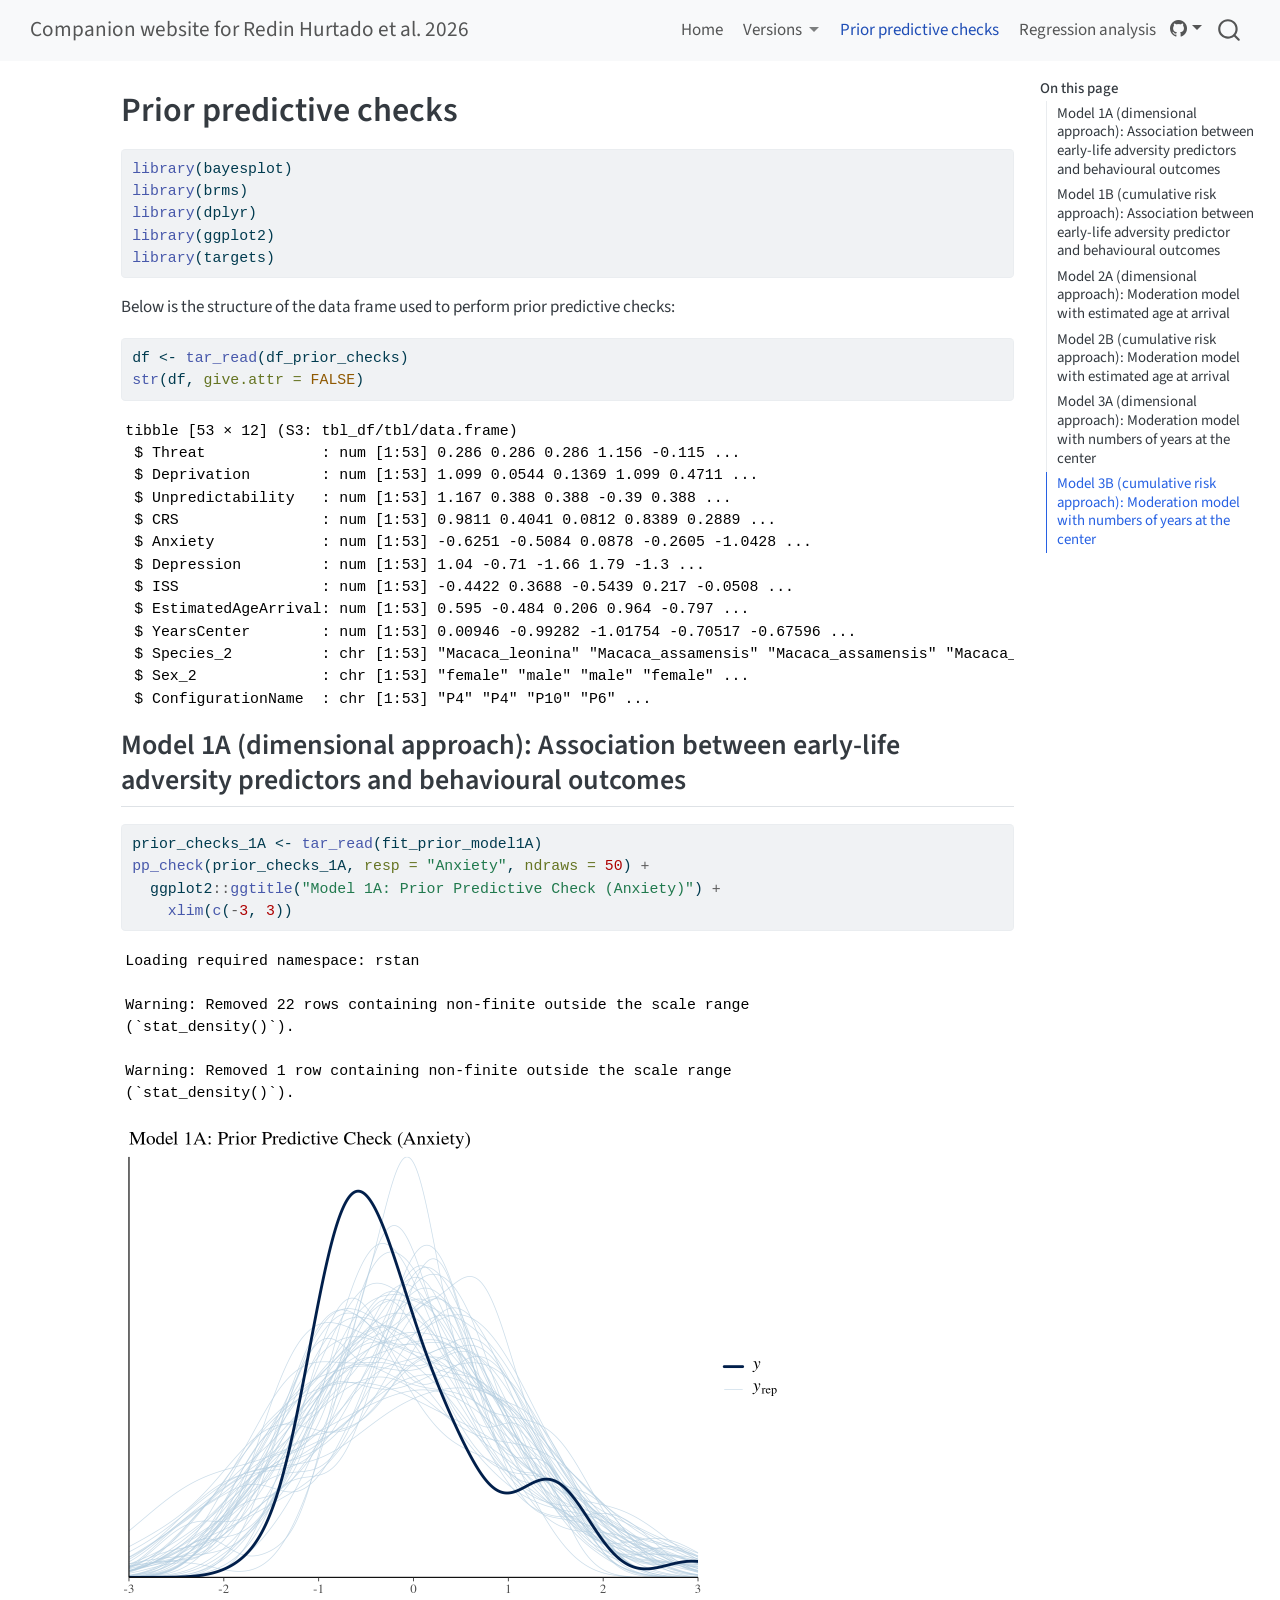
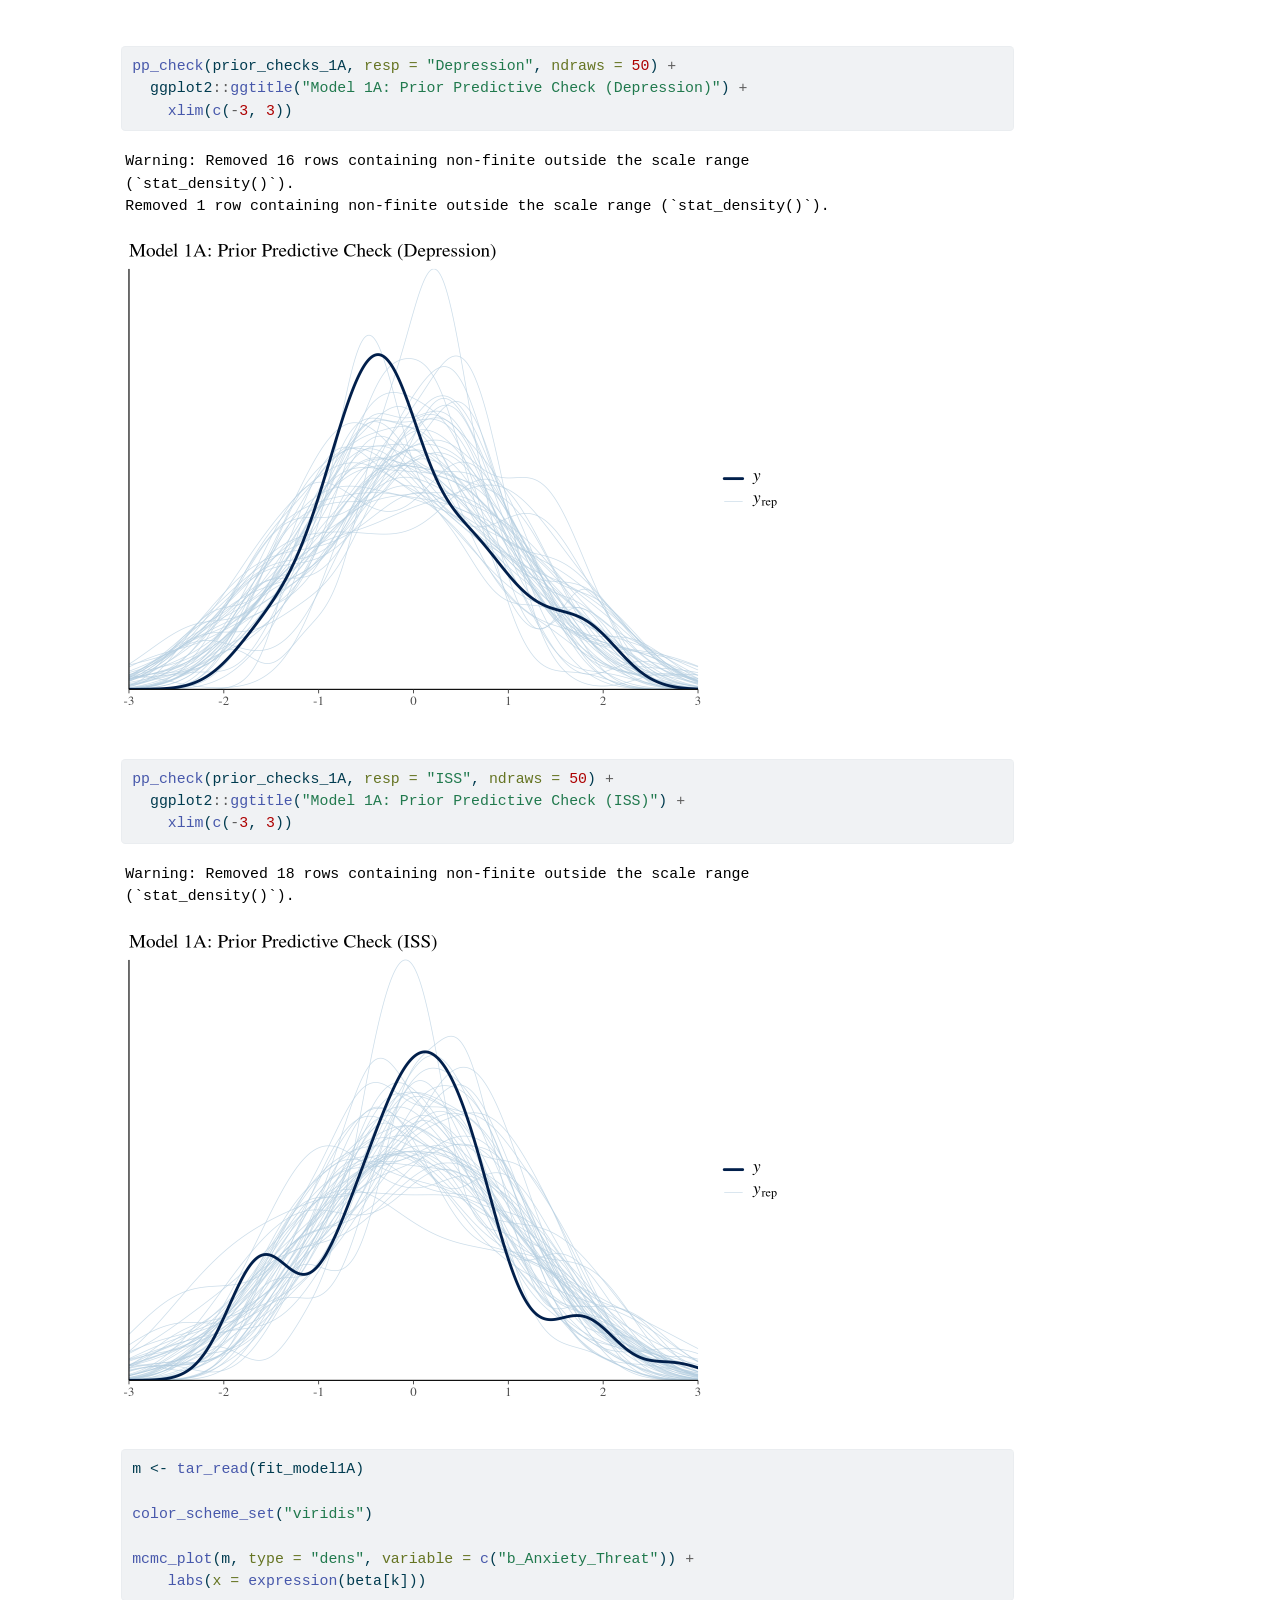
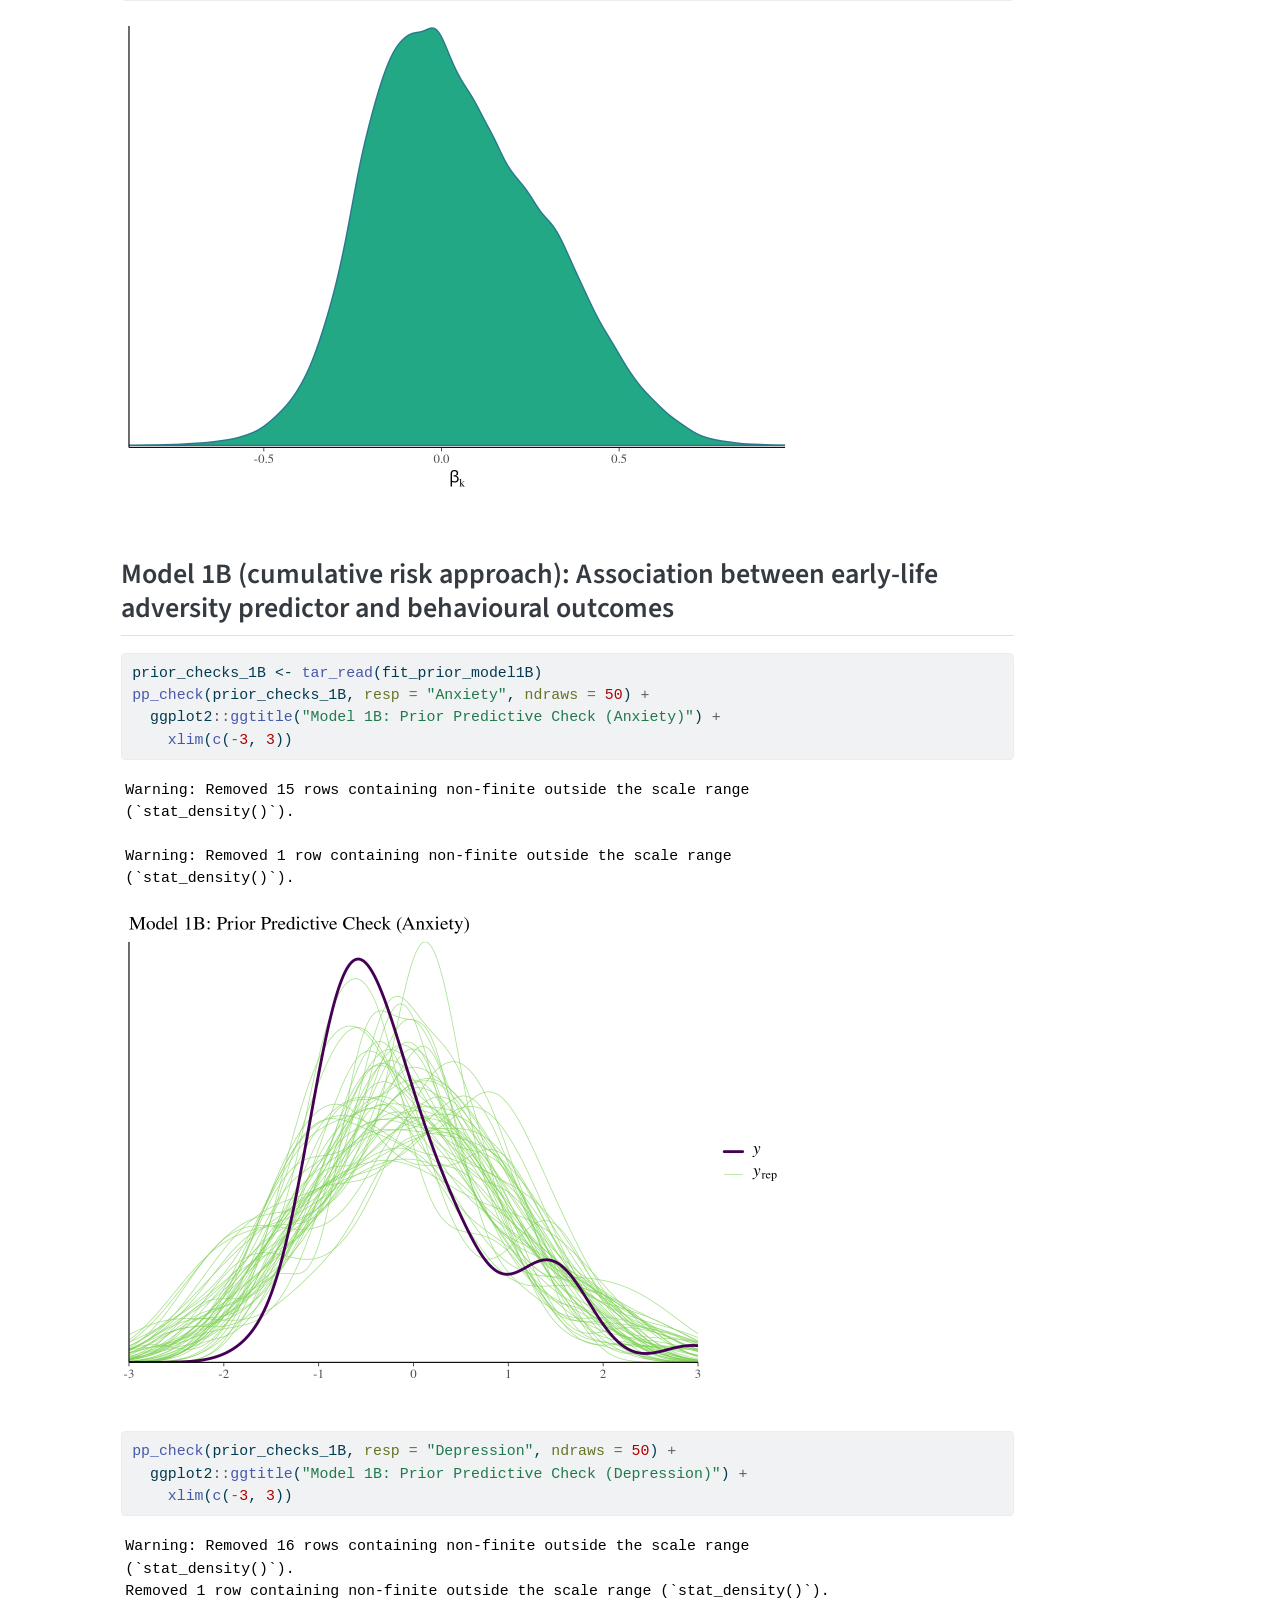
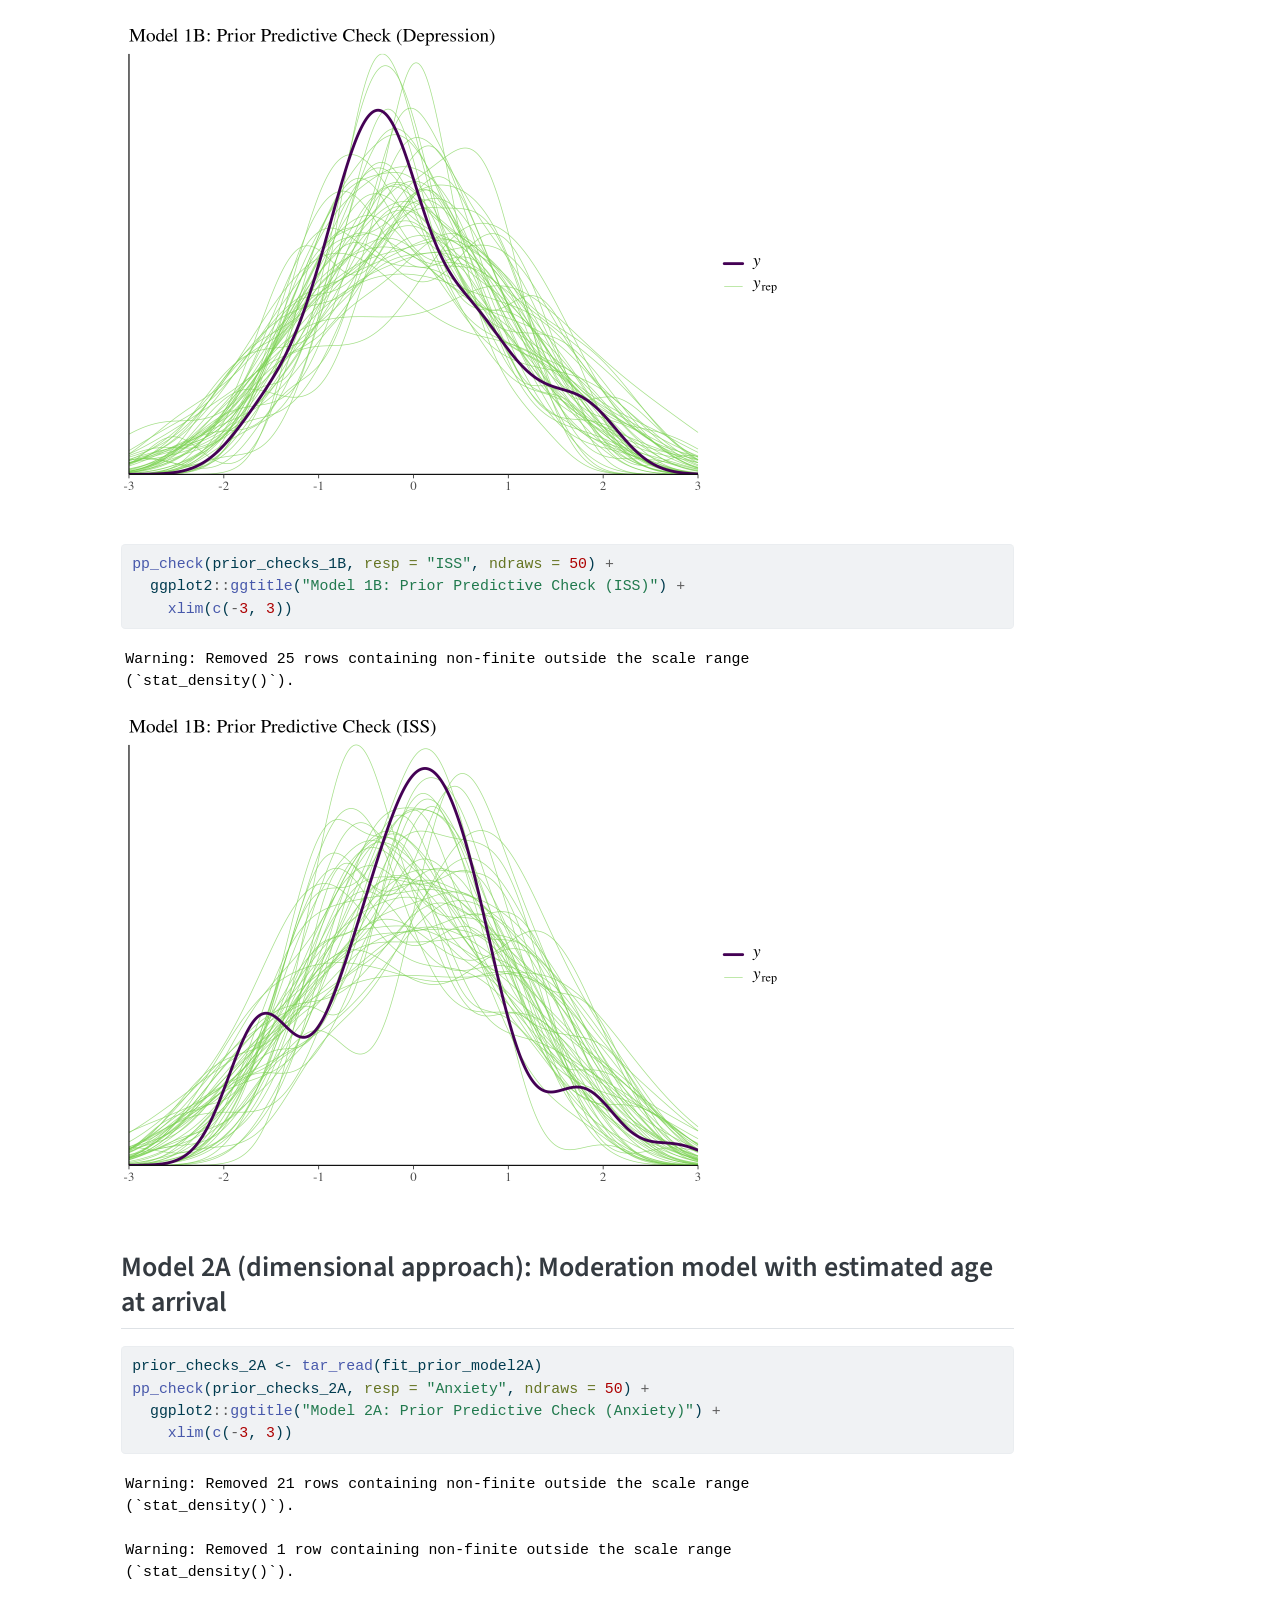
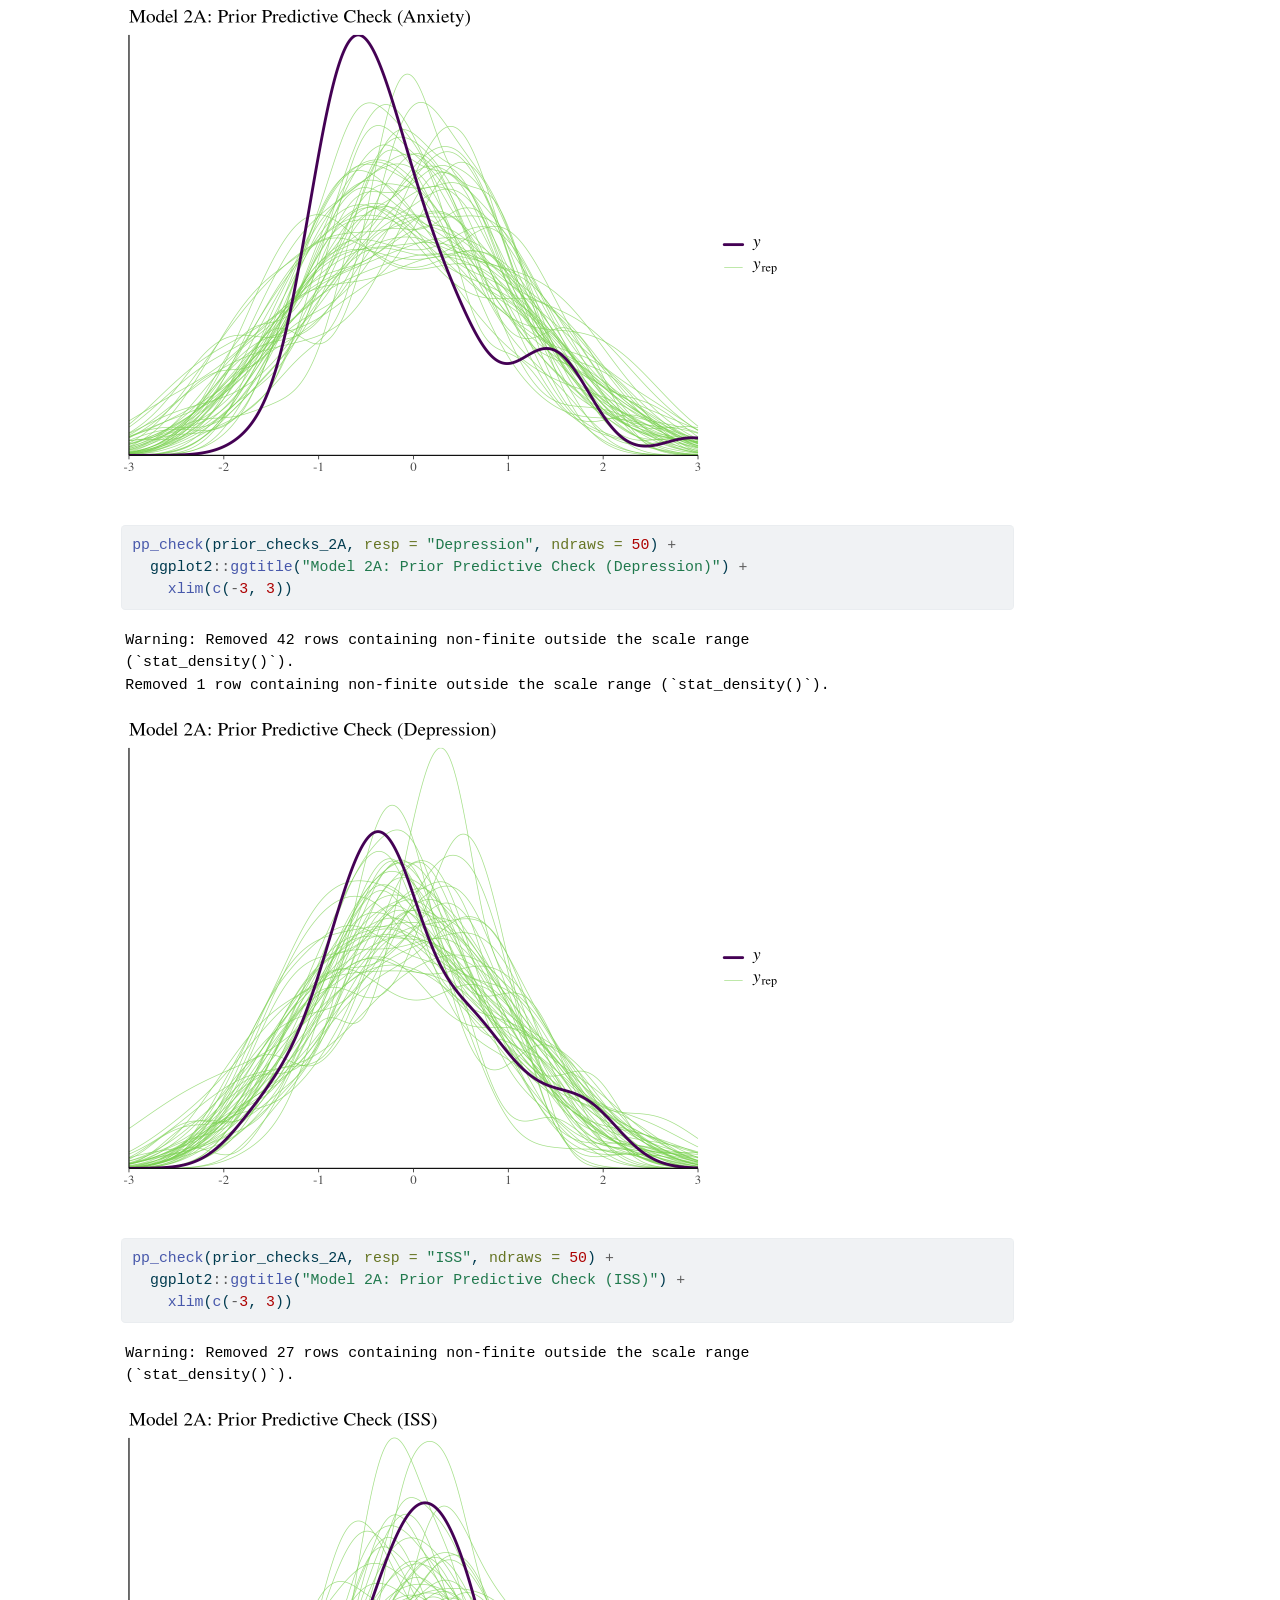
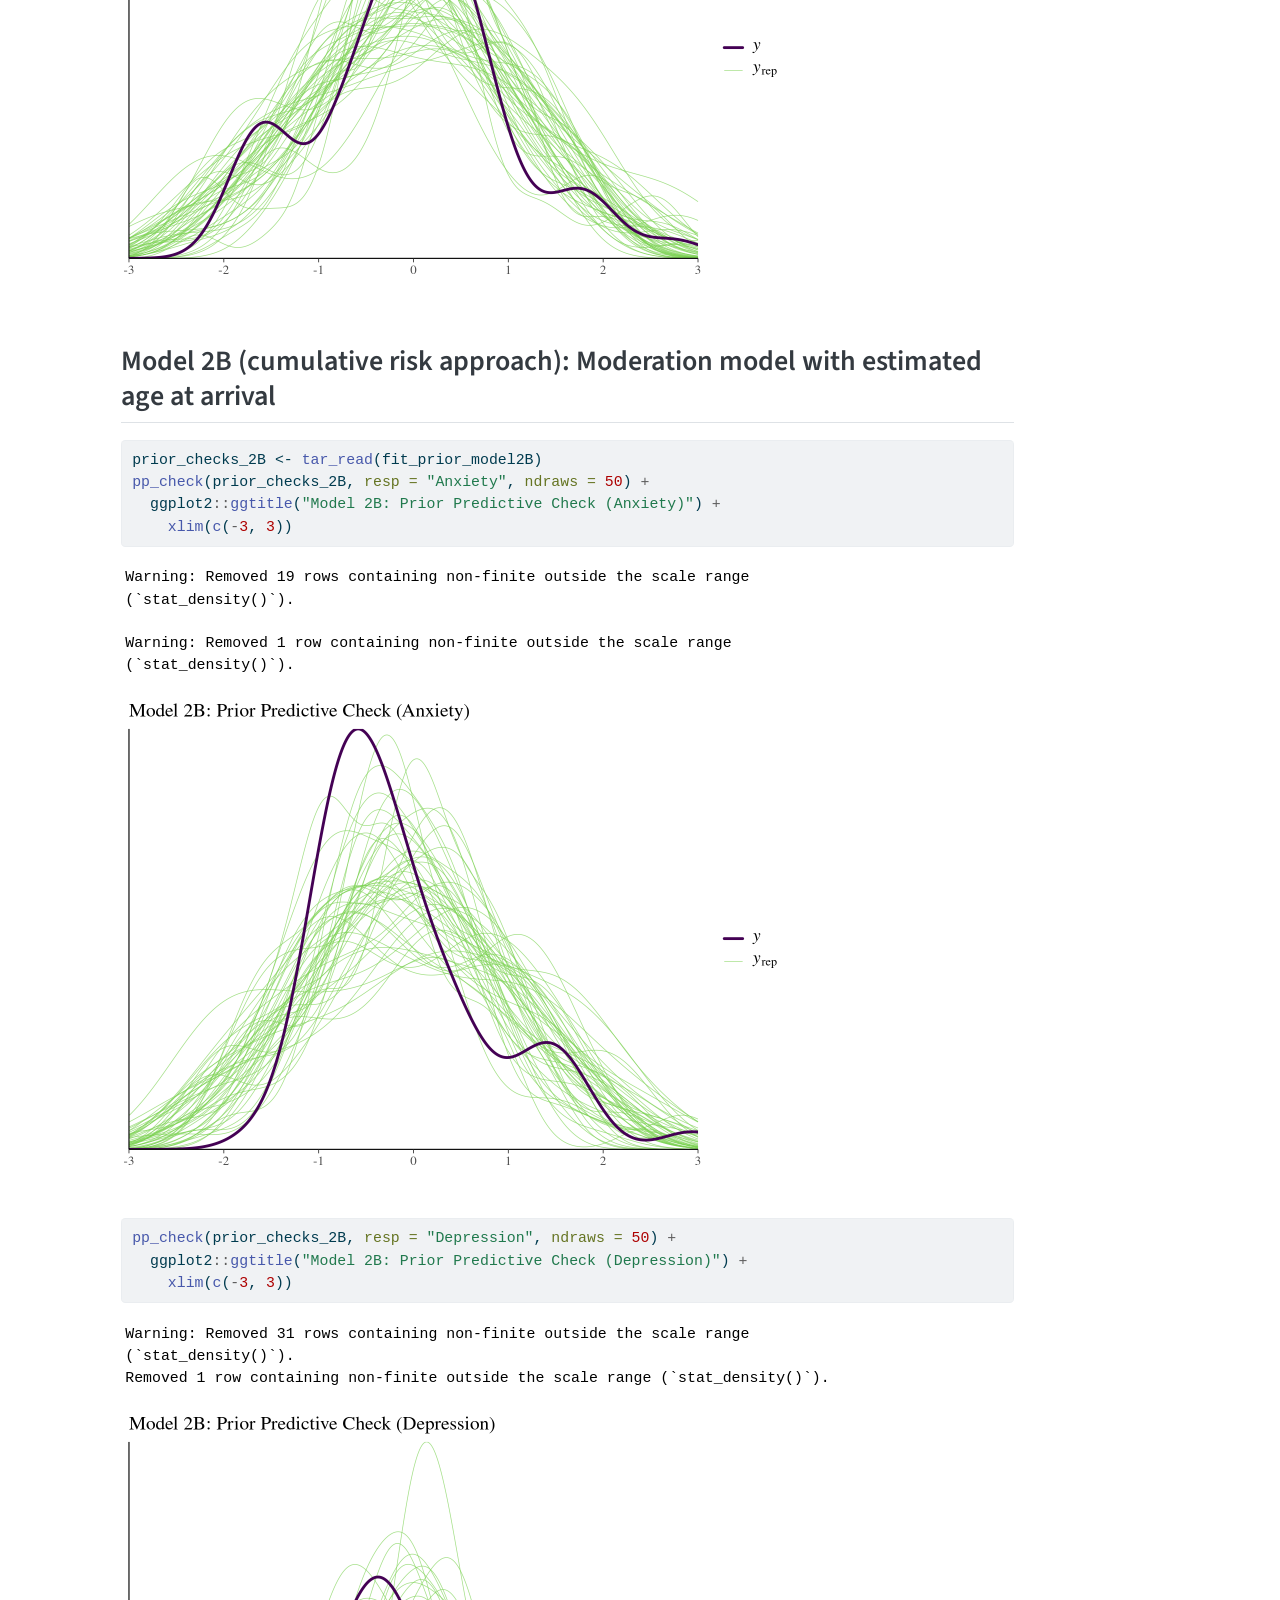
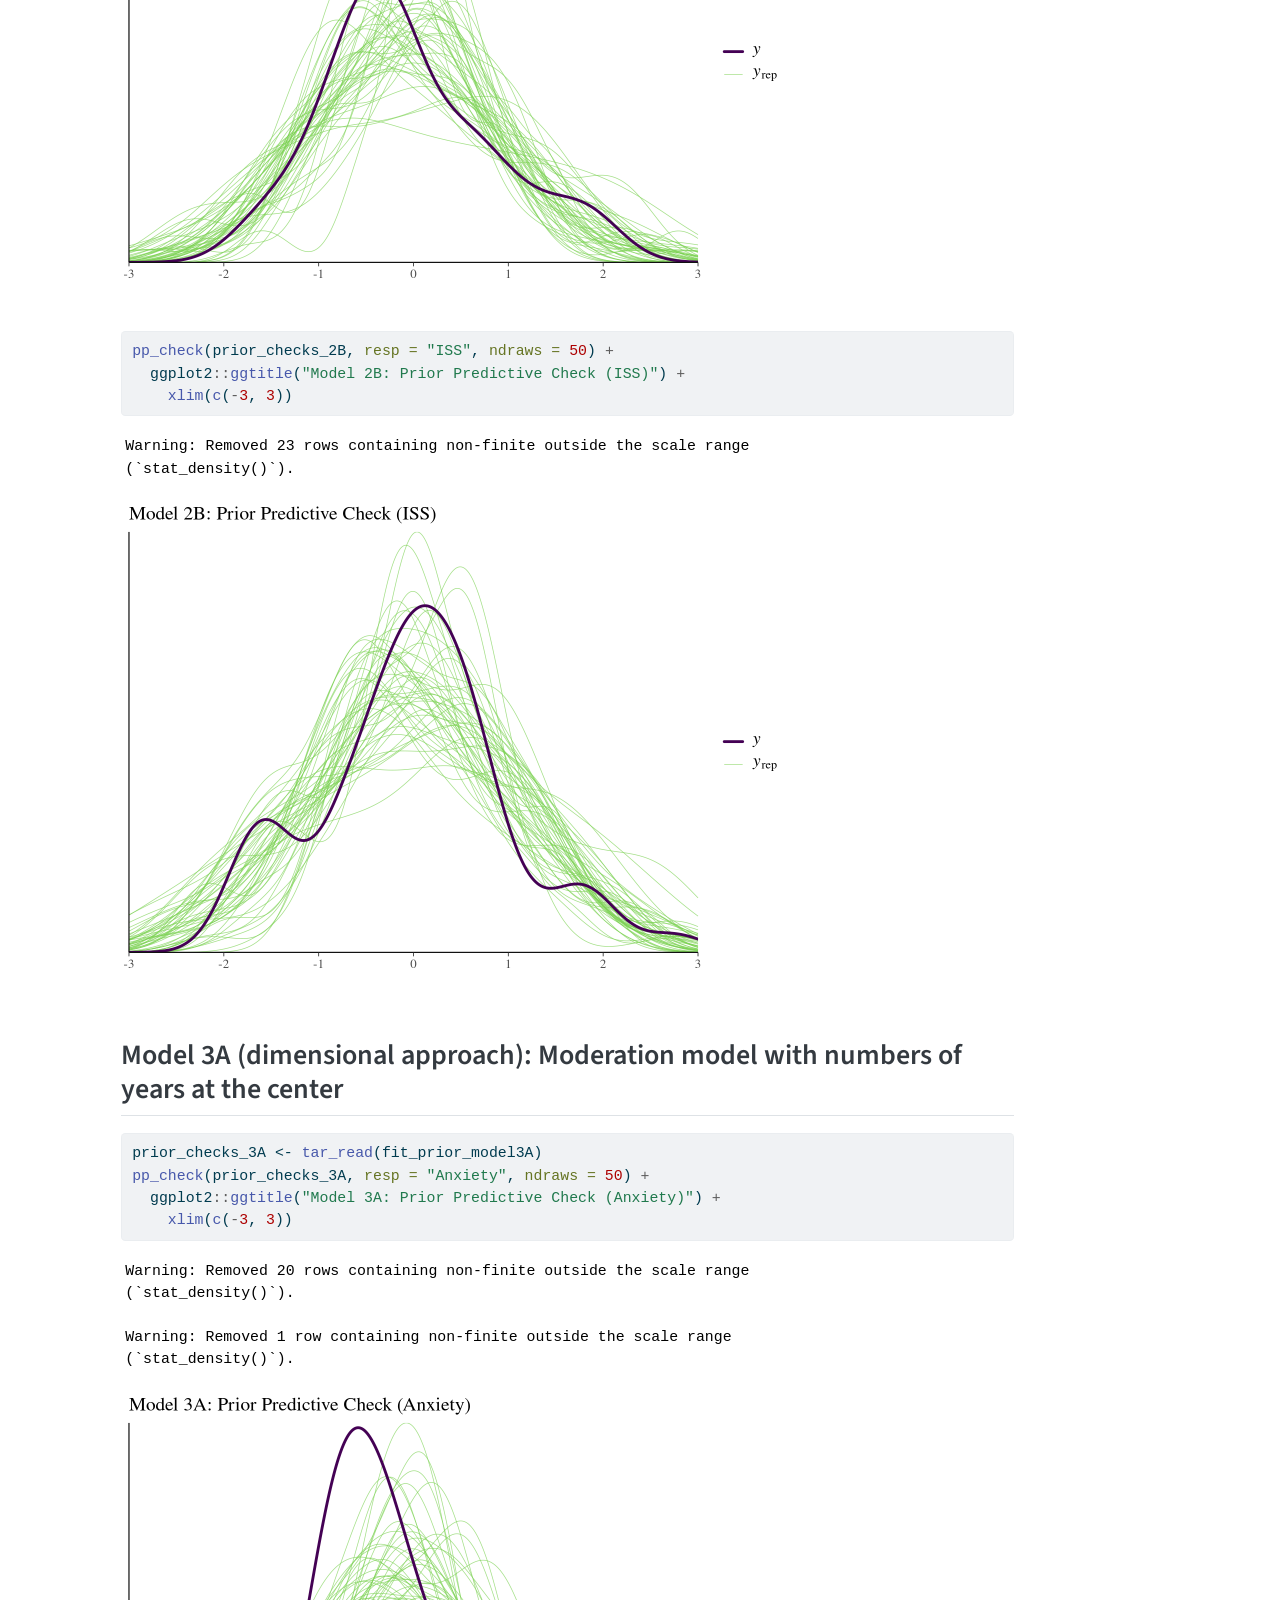
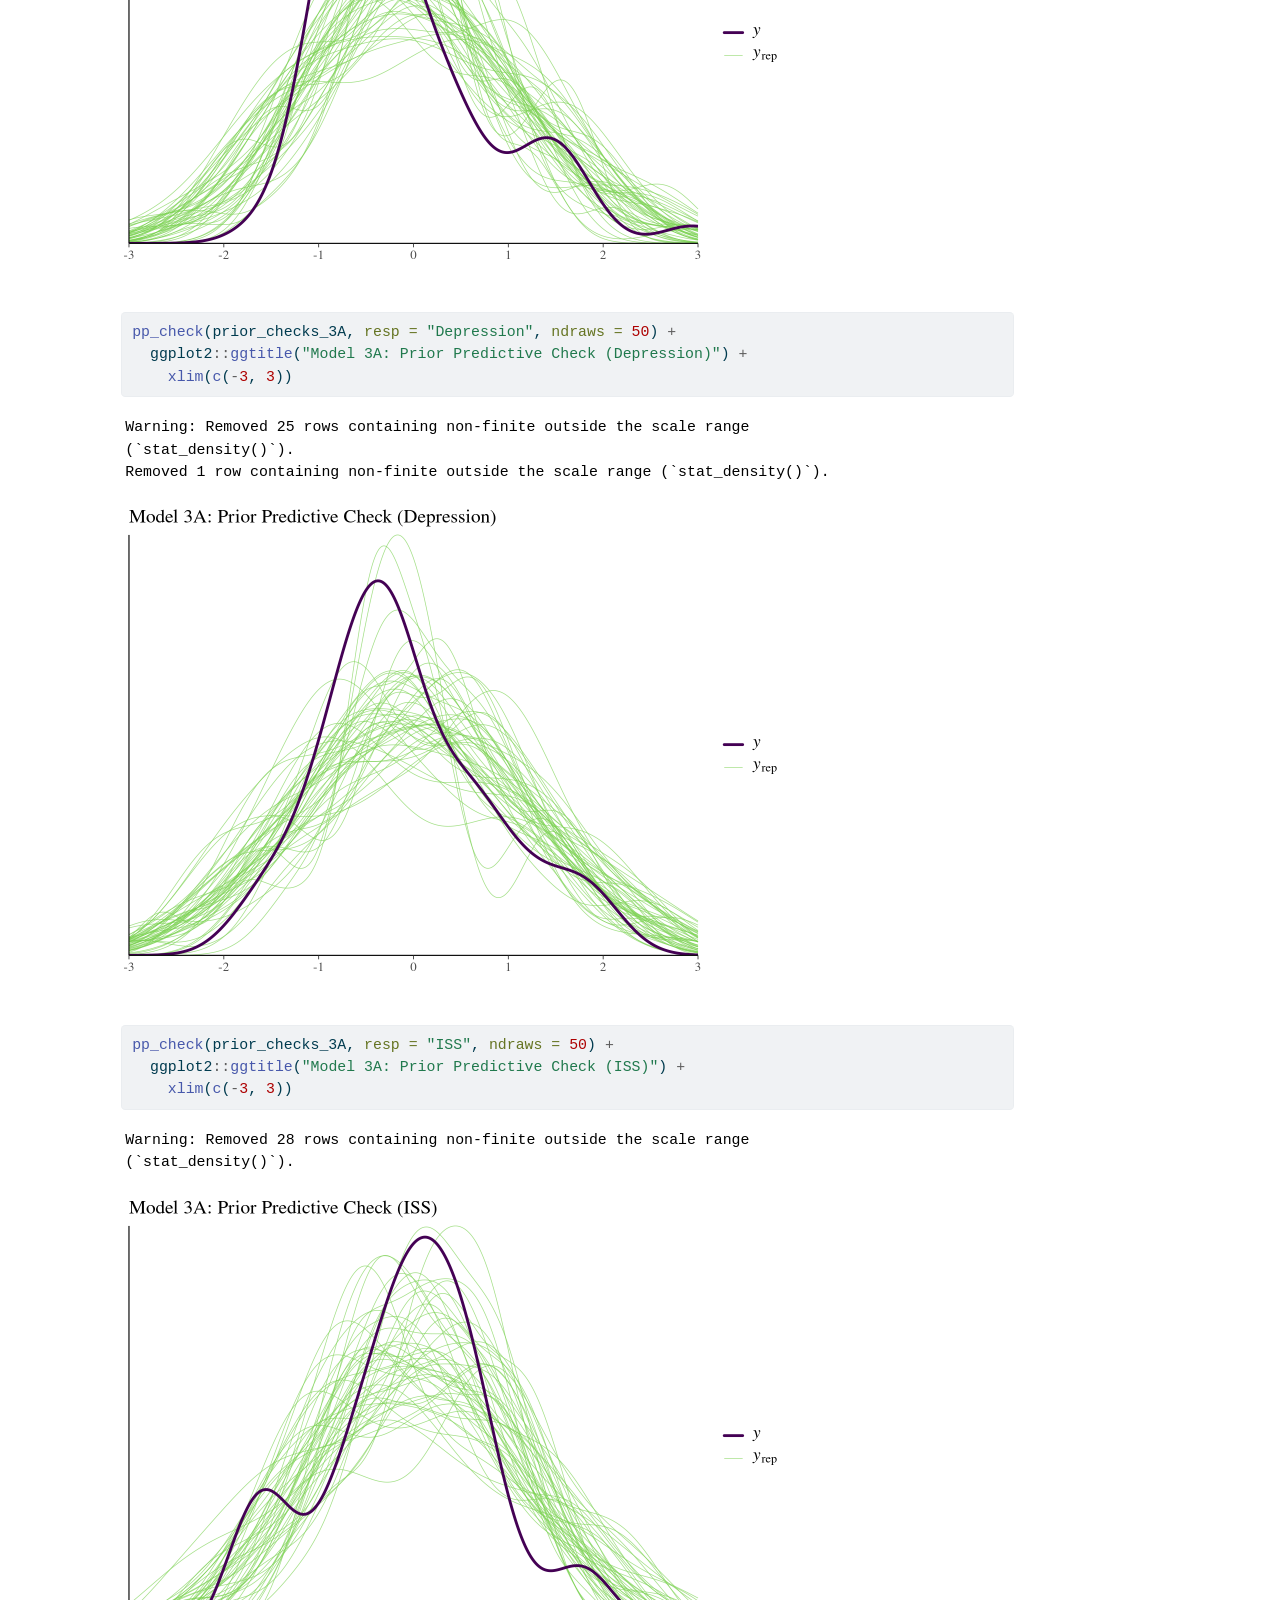
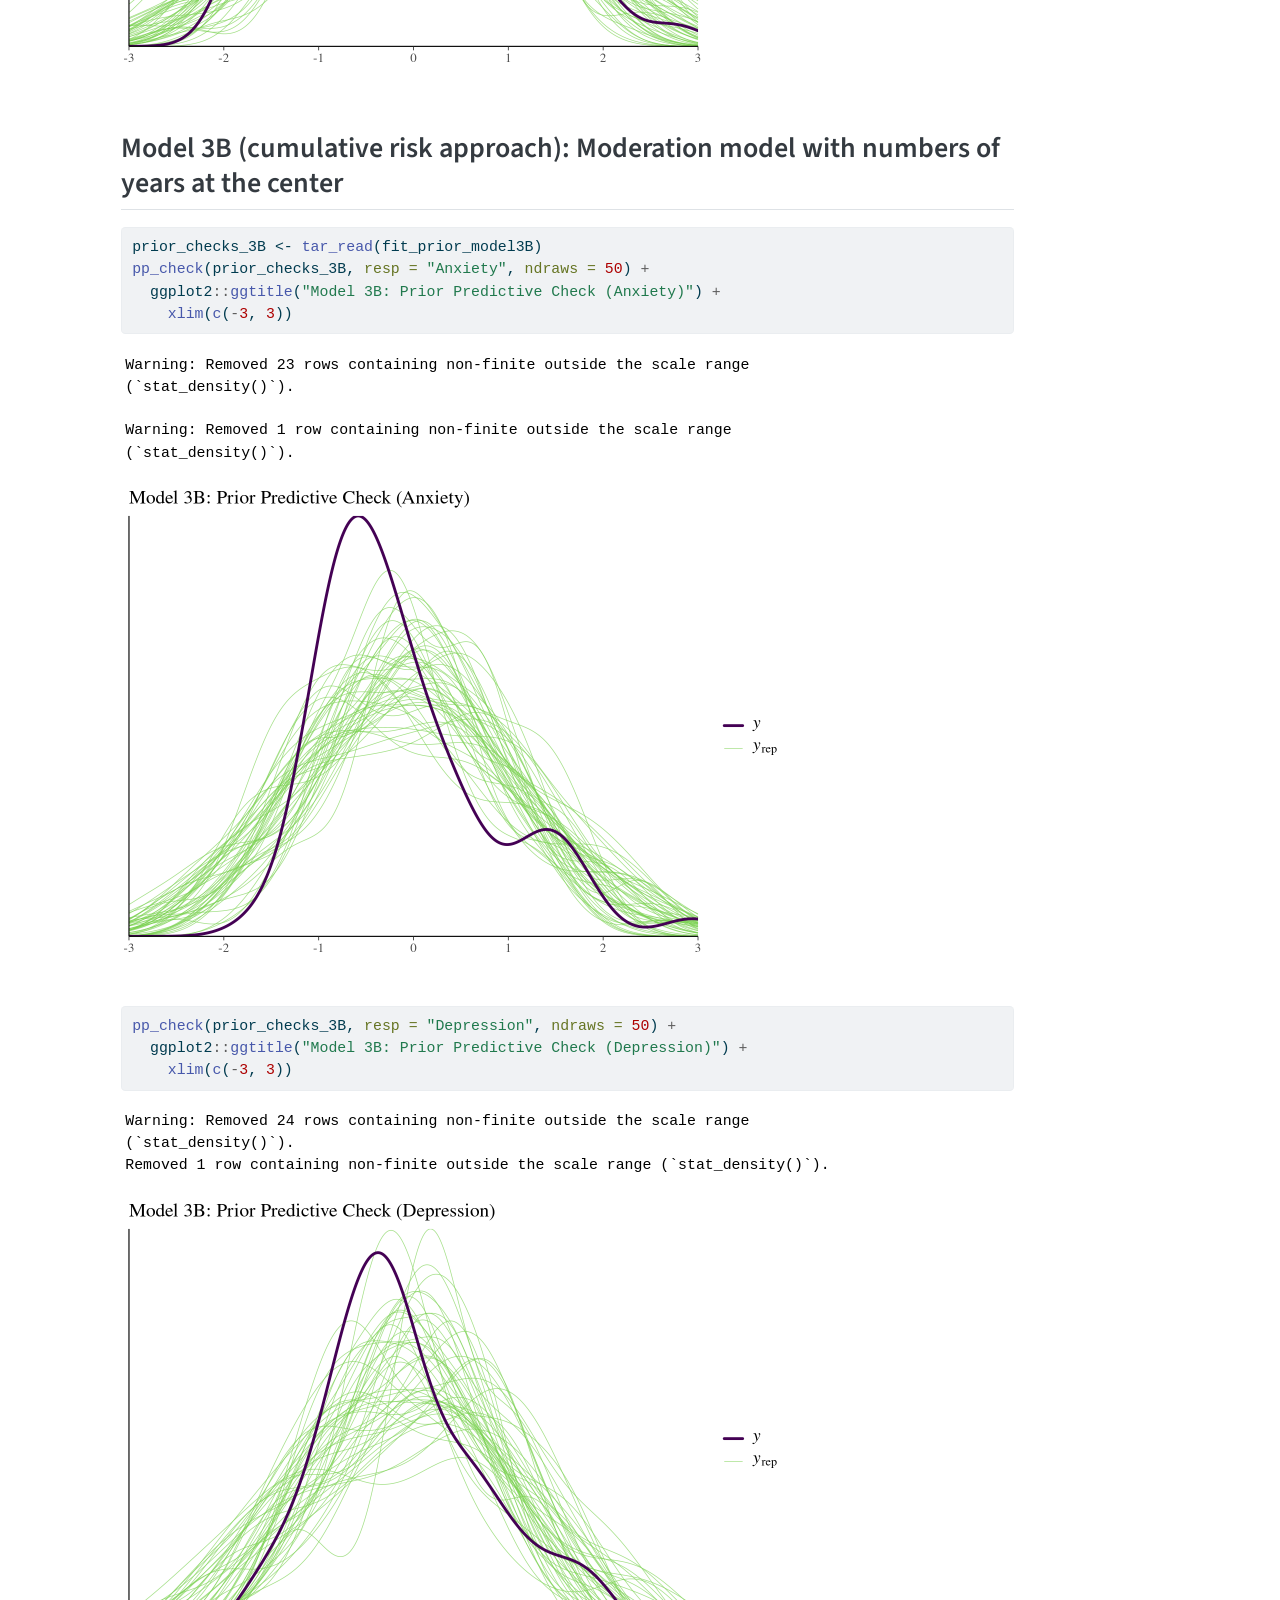
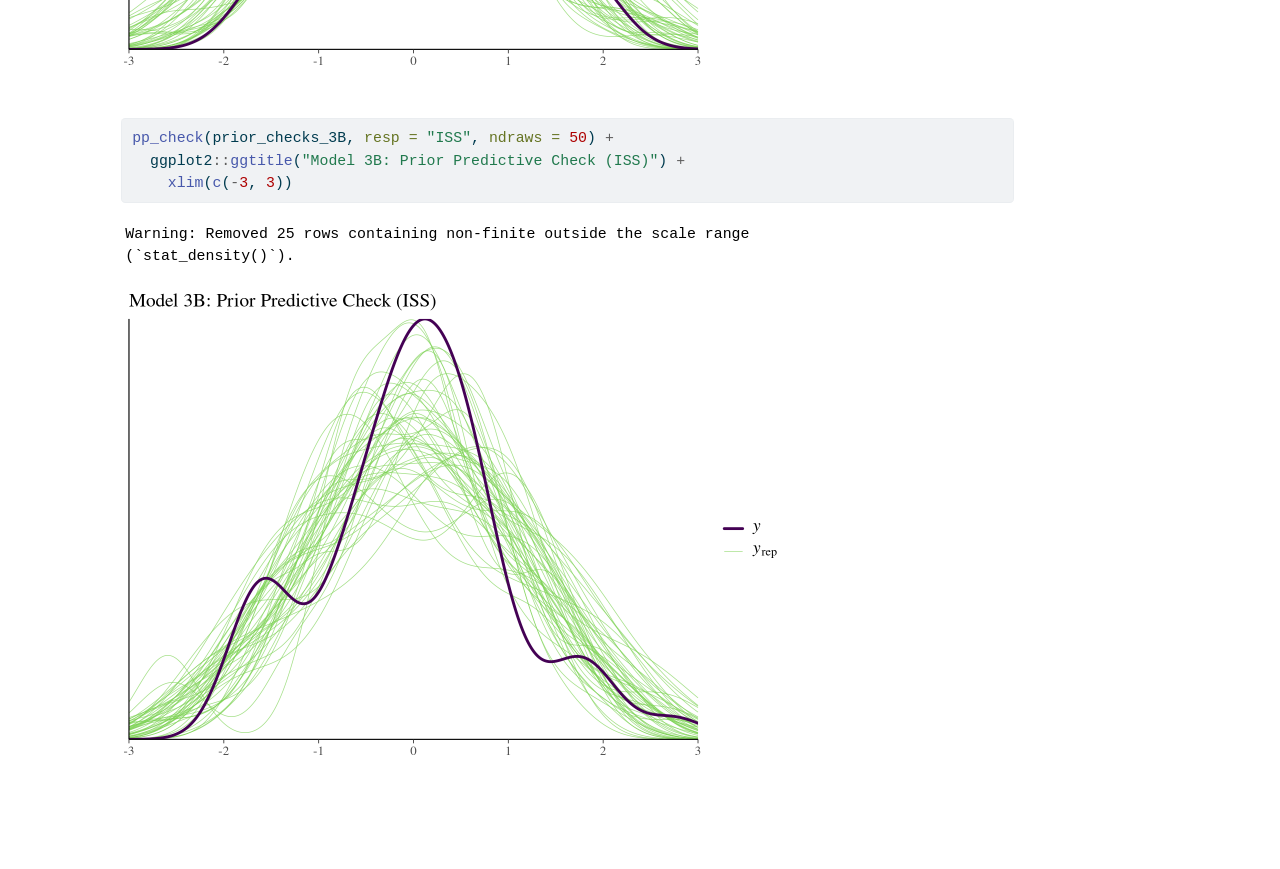
<file: docs/v1/analyses/01_prior_checks.html>
<!DOCTYPE html>
<html xmlns="http://www.w3.org/1999/xhtml" lang="en" xml:lang="en"><head>

<meta charset="utf-8">
<meta name="generator" content="quarto-1.5.21">

<meta name="viewport" content="width=device-width, initial-scale=1.0, user-scalable=yes">


<title>Companion website for Redin Hurtado et al. 2026 – Prior predictive checks</title>
<style>
code{white-space: pre-wrap;}
span.smallcaps{font-variant: small-caps;}
div.columns{display: flex; gap: min(4vw, 1.5em);}
div.column{flex: auto; overflow-x: auto;}
div.hanging-indent{margin-left: 1.5em; text-indent: -1.5em;}
ul.task-list{list-style: none;}
ul.task-list li input[type="checkbox"] {
  width: 0.8em;
  margin: 0 0.8em 0.2em -1em; /* quarto-specific, see https://github.com/quarto-dev/quarto-cli/issues/4556 */ 
  vertical-align: middle;
}
/* CSS for syntax highlighting */
pre > code.sourceCode { white-space: pre; position: relative; }
pre > code.sourceCode > span { line-height: 1.25; }
pre > code.sourceCode > span:empty { height: 1.2em; }
.sourceCode { overflow: visible; }
code.sourceCode > span { color: inherit; text-decoration: inherit; }
div.sourceCode { margin: 1em 0; }
pre.sourceCode { margin: 0; }
@media screen {
div.sourceCode { overflow: auto; }
}
@media print {
pre > code.sourceCode { white-space: pre-wrap; }
pre > code.sourceCode > span { text-indent: -5em; padding-left: 5em; }
}
pre.numberSource code
  { counter-reset: source-line 0; }
pre.numberSource code > span
  { position: relative; left: -4em; counter-increment: source-line; }
pre.numberSource code > span > a:first-child::before
  { content: counter(source-line);
    position: relative; left: -1em; text-align: right; vertical-align: baseline;
    border: none; display: inline-block;
    -webkit-touch-callout: none; -webkit-user-select: none;
    -khtml-user-select: none; -moz-user-select: none;
    -ms-user-select: none; user-select: none;
    padding: 0 4px; width: 4em;
  }
pre.numberSource { margin-left: 3em;  padding-left: 4px; }
div.sourceCode
  {   }
@media screen {
pre > code.sourceCode > span > a:first-child::before { text-decoration: underline; }
}
</style>


<script src="../site_libs/quarto-nav/quarto-nav.js"></script>
<script src="../site_libs/quarto-nav/headroom.min.js"></script>
<script src="../site_libs/clipboard/clipboard.min.js"></script>
<script src="../site_libs/quarto-search/autocomplete.umd.js"></script>
<script src="../site_libs/quarto-search/fuse.min.js"></script>
<script src="../site_libs/quarto-search/quarto-search.js"></script>
<meta name="quarto:offset" content="../">
<script src="../site_libs/quarto-html/quarto.js"></script>
<script src="../site_libs/quarto-html/popper.min.js"></script>
<script src="../site_libs/quarto-html/tippy.umd.min.js"></script>
<script src="../site_libs/quarto-html/anchor.min.js"></script>
<link href="../site_libs/quarto-html/tippy.css" rel="stylesheet">
<link href="../site_libs/quarto-html/quarto-syntax-highlighting.css" rel="stylesheet" id="quarto-text-highlighting-styles">
<script src="../site_libs/bootstrap/bootstrap.min.js"></script>
<link href="../site_libs/bootstrap/bootstrap-icons.css" rel="stylesheet">
<link href="../site_libs/bootstrap/bootstrap.min.css" rel="stylesheet" id="quarto-bootstrap" data-mode="light">
<script id="quarto-search-options" type="application/json">{
  "location": "navbar",
  "copy-button": false,
  "collapse-after": 3,
  "panel-placement": "end",
  "type": "overlay",
  "limit": 50,
  "keyboard-shortcut": [
    "f",
    "/",
    "s"
  ],
  "show-item-context": false,
  "language": {
    "search-no-results-text": "No results",
    "search-matching-documents-text": "matching documents",
    "search-copy-link-title": "Copy link to search",
    "search-hide-matches-text": "Hide additional matches",
    "search-more-match-text": "more match in this document",
    "search-more-matches-text": "more matches in this document",
    "search-clear-button-title": "Clear",
    "search-text-placeholder": "",
    "search-detached-cancel-button-title": "Cancel",
    "search-submit-button-title": "Submit",
    "search-label": "Search"
  }
}</script>


<link rel="stylesheet" href="../styles.css">
</head>

<body class="nav-fixed">

<div id="quarto-search-results"></div>
  <header id="quarto-header" class="headroom fixed-top">
    <nav class="navbar navbar-expand-lg " data-bs-theme="dark">
      <div class="navbar-container container-fluid">
      <div class="navbar-brand-container mx-auto">
    <a class="navbar-brand" href="../index.html">
    <span class="navbar-title">Companion website for Redin Hurtado et al.&nbsp;2026</span>
    </a>
  </div>
            <div id="quarto-search" class="" title="Search"></div>
          <button class="navbar-toggler" type="button" data-bs-toggle="collapse" data-bs-target="#navbarCollapse" aria-controls="navbarCollapse" aria-expanded="false" aria-label="Toggle navigation" onclick="if (window.quartoToggleHeadroom) { window.quartoToggleHeadroom(); }">
  <span class="navbar-toggler-icon"></span>
</button>
          <div class="collapse navbar-collapse" id="navbarCollapse">
            <ul class="navbar-nav navbar-nav-scroll ms-auto">
  <li class="nav-item">
    <a class="nav-link" href="../index.html"> 
<span class="menu-text">Home</span></a>
  </li>  
  <li class="nav-item dropdown ">
    <a class="nav-link dropdown-toggle" href="#" id="nav-menu-versions" role="button" data-bs-toggle="dropdown" aria-expanded="false">
 <span class="menu-text">Versions</span>
    </a>
    <ul class="dropdown-menu dropdown-menu-end" aria-labelledby="nav-menu-versions">    
        <li>
    <a class="dropdown-item" href="https://hugomell.github.io/paper-redin-hurtado-2026/v1">
 <span class="dropdown-text">v1 (OSF preregistration)</span></a>
  </li>  
    </ul>
  </li>
  <li class="nav-item">
    <a class="nav-link active" href="../analyses/01_prior_checks.html" aria-current="page"> 
<span class="menu-text">Prior predictive checks</span></a>
  </li>  
  <li class="nav-item">
    <a class="nav-link" href="../analyses/02_analysis.html"> 
<span class="menu-text">Regression analysis</span></a>
  </li>  
</ul>
          </div> <!-- /navcollapse -->
            <div class="quarto-navbar-tools">
    <div class="dropdown">
      <a href="" title="" id="quarto-navigation-tool-dropdown-0" class="quarto-navigation-tool dropdown-toggle px-1" data-bs-toggle="dropdown" aria-expanded="false" aria-label=""><i class="bi bi-github"></i></a>
      <ul class="dropdown-menu" aria-labelledby="quarto-navigation-tool-dropdown-0">
          <li>
            <a class="dropdown-item quarto-navbar-tools-item" href="https://github.com/hugomell/paper-redin-hurtado-2026">
            Source Code
            </a>
          </li>
      </ul>
    </div>
</div>
      </div> <!-- /container-fluid -->
    </nav>
</header>
<!-- content -->
<div id="quarto-content" class="quarto-container page-columns page-rows-contents page-layout-article page-navbar">
<!-- sidebar -->
<!-- margin-sidebar -->
    <div id="quarto-margin-sidebar" class="sidebar margin-sidebar">
        <nav id="TOC" role="doc-toc" class="toc-active">
    <h2 id="toc-title">On this page</h2>
   
  <ul>
  <li><a href="#model-1a-dimensional-approach-association-between-early-life-adversity-predictors-and-behavioural-outcomes" id="toc-model-1a-dimensional-approach-association-between-early-life-adversity-predictors-and-behavioural-outcomes" class="nav-link active" data-scroll-target="#model-1a-dimensional-approach-association-between-early-life-adversity-predictors-and-behavioural-outcomes">Model 1A (dimensional approach): Association between early-life adversity predictors and behavioural outcomes</a></li>
  <li><a href="#model-1b-cumulative-risk-approach-association-between-early-life-adversity-predictor-and-behavioural-outcomes" id="toc-model-1b-cumulative-risk-approach-association-between-early-life-adversity-predictor-and-behavioural-outcomes" class="nav-link" data-scroll-target="#model-1b-cumulative-risk-approach-association-between-early-life-adversity-predictor-and-behavioural-outcomes">Model 1B (cumulative risk approach): Association between early-life adversity predictor and behavioural outcomes</a></li>
  <li><a href="#model-2a-dimensional-approach-moderation-model-with-estimated-age-at-arrival" id="toc-model-2a-dimensional-approach-moderation-model-with-estimated-age-at-arrival" class="nav-link" data-scroll-target="#model-2a-dimensional-approach-moderation-model-with-estimated-age-at-arrival">Model 2A (dimensional approach): Moderation model with estimated age at arrival</a></li>
  <li><a href="#model-2b-cumulative-risk-approach-moderation-model-with-estimated-age-at-arrival" id="toc-model-2b-cumulative-risk-approach-moderation-model-with-estimated-age-at-arrival" class="nav-link" data-scroll-target="#model-2b-cumulative-risk-approach-moderation-model-with-estimated-age-at-arrival">Model 2B (cumulative risk approach): Moderation model with estimated age at arrival</a></li>
  <li><a href="#model-3a-dimensional-approach-moderation-model-with-numbers-of-years-at-the-center" id="toc-model-3a-dimensional-approach-moderation-model-with-numbers-of-years-at-the-center" class="nav-link" data-scroll-target="#model-3a-dimensional-approach-moderation-model-with-numbers-of-years-at-the-center">Model 3A (dimensional approach): Moderation model with numbers of years at the center</a></li>
  <li><a href="#model-3b-cumulative-risk-approach-moderation-model-with-numbers-of-years-at-the-center" id="toc-model-3b-cumulative-risk-approach-moderation-model-with-numbers-of-years-at-the-center" class="nav-link" data-scroll-target="#model-3b-cumulative-risk-approach-moderation-model-with-numbers-of-years-at-the-center">Model 3B (cumulative risk approach): Moderation model with numbers of years at the center</a></li>
  </ul>
</nav>
    </div>
<!-- main -->
<main class="content" id="quarto-document-content">

<header id="title-block-header" class="quarto-title-block default">
<div class="quarto-title">
<h1 class="title">Prior predictive checks</h1>
</div>



<div class="quarto-title-meta">

    
  
    
  </div>
  


</header>


<div class="cell">
<div class="sourceCode cell-code" id="cb1"><pre class="sourceCode r code-with-copy"><code class="sourceCode r"><span id="cb1-1"><a href="#cb1-1" aria-hidden="true" tabindex="-1"></a><span class="fu">library</span>(bayesplot)</span>
<span id="cb1-2"><a href="#cb1-2" aria-hidden="true" tabindex="-1"></a><span class="fu">library</span>(brms)</span>
<span id="cb1-3"><a href="#cb1-3" aria-hidden="true" tabindex="-1"></a><span class="fu">library</span>(dplyr)</span>
<span id="cb1-4"><a href="#cb1-4" aria-hidden="true" tabindex="-1"></a><span class="fu">library</span>(ggplot2)</span>
<span id="cb1-5"><a href="#cb1-5" aria-hidden="true" tabindex="-1"></a><span class="fu">library</span>(targets)</span></code><button title="Copy to Clipboard" class="code-copy-button"><i class="bi"></i></button></pre></div>
</div>
<p>Below is the structure of the data frame used to perform prior predictive checks:</p>
<div class="cell">
<div class="sourceCode cell-code" id="cb2"><pre class="sourceCode r code-with-copy"><code class="sourceCode r"><span id="cb2-1"><a href="#cb2-1" aria-hidden="true" tabindex="-1"></a>df <span class="ot">&lt;-</span> <span class="fu">tar_read</span>(df_prior_checks)</span>
<span id="cb2-2"><a href="#cb2-2" aria-hidden="true" tabindex="-1"></a><span class="fu">str</span>(df, <span class="at">give.attr =</span> <span class="cn">FALSE</span>)</span></code><button title="Copy to Clipboard" class="code-copy-button"><i class="bi"></i></button></pre></div>
<div class="cell-output cell-output-stdout">
<pre><code>tibble [53 × 12] (S3: tbl_df/tbl/data.frame)
 $ Threat             : num [1:53] 0.286 0.286 0.286 1.156 -0.115 ...
 $ Deprivation        : num [1:53] 1.099 0.0544 0.1369 1.099 0.4711 ...
 $ Unpredictability   : num [1:53] 1.167 0.388 0.388 -0.39 0.388 ...
 $ CRS                : num [1:53] 0.9811 0.4041 0.0812 0.8389 0.2889 ...
 $ Anxiety            : num [1:53] -0.6251 -0.5084 0.0878 -0.2605 -1.0428 ...
 $ Depression         : num [1:53] 1.04 -0.71 -1.66 1.79 -1.3 ...
 $ ISS                : num [1:53] -0.4422 0.3688 -0.5439 0.217 -0.0508 ...
 $ EstimatedAgeArrival: num [1:53] 0.595 -0.484 0.206 0.964 -0.797 ...
 $ YearsCenter        : num [1:53] 0.00946 -0.99282 -1.01754 -0.70517 -0.67596 ...
 $ Species_2          : chr [1:53] "Macaca_leonina" "Macaca_assamensis" "Macaca_assamensis" "Macaca_mulatta" ...
 $ Sex_2              : chr [1:53] "female" "male" "male" "female" ...
 $ ConfigurationName  : chr [1:53] "P4" "P4" "P10" "P6" ...</code></pre>
</div>
</div>
<section id="model-1a-dimensional-approach-association-between-early-life-adversity-predictors-and-behavioural-outcomes" class="level2">
<h2 class="anchored" data-anchor-id="model-1a-dimensional-approach-association-between-early-life-adversity-predictors-and-behavioural-outcomes">Model 1A (dimensional approach): Association between early-life adversity predictors and behavioural outcomes</h2>
<div class="cell">
<div class="sourceCode cell-code" id="cb4"><pre class="sourceCode r code-with-copy"><code class="sourceCode r"><span id="cb4-1"><a href="#cb4-1" aria-hidden="true" tabindex="-1"></a>prior_checks_1A <span class="ot">&lt;-</span> <span class="fu">tar_read</span>(fit_prior_model1A)</span>
<span id="cb4-2"><a href="#cb4-2" aria-hidden="true" tabindex="-1"></a><span class="fu">pp_check</span>(prior_checks_1A, <span class="at">resp =</span> <span class="st">"Anxiety"</span>, <span class="at">ndraws =</span> <span class="dv">50</span>) <span class="sc">+</span> </span>
<span id="cb4-3"><a href="#cb4-3" aria-hidden="true" tabindex="-1"></a>  ggplot2<span class="sc">::</span><span class="fu">ggtitle</span>(<span class="st">"Model 1A: Prior Predictive Check (Anxiety)"</span>) <span class="sc">+</span></span>
<span id="cb4-4"><a href="#cb4-4" aria-hidden="true" tabindex="-1"></a>    <span class="fu">xlim</span>(<span class="fu">c</span>(<span class="sc">-</span><span class="dv">3</span>, <span class="dv">3</span>))</span></code><button title="Copy to Clipboard" class="code-copy-button"><i class="bi"></i></button></pre></div>
<div class="cell-output cell-output-stderr">
<pre><code>Loading required namespace: rstan</code></pre>
</div>
<div class="cell-output cell-output-stderr">
<pre><code>Warning: Removed 22 rows containing non-finite outside the scale range
(`stat_density()`).</code></pre>
</div>
<div class="cell-output cell-output-stderr">
<pre><code>Warning: Removed 1 row containing non-finite outside the scale range
(`stat_density()`).</code></pre>
</div>
<div class="cell-output-display">
<div>
<figure class="figure">
<p><img src="01_prior_checks_files/figure-html/unnamed-chunk-3-1.png" class="img-fluid figure-img" width="672"></p>
</figure>
</div>
</div>
<div class="sourceCode cell-code" id="cb8"><pre class="sourceCode r code-with-copy"><code class="sourceCode r"><span id="cb8-1"><a href="#cb8-1" aria-hidden="true" tabindex="-1"></a><span class="fu">pp_check</span>(prior_checks_1A, <span class="at">resp =</span> <span class="st">"Depression"</span>, <span class="at">ndraws =</span> <span class="dv">50</span>) <span class="sc">+</span></span>
<span id="cb8-2"><a href="#cb8-2" aria-hidden="true" tabindex="-1"></a>  ggplot2<span class="sc">::</span><span class="fu">ggtitle</span>(<span class="st">"Model 1A: Prior Predictive Check (Depression)"</span>) <span class="sc">+</span></span>
<span id="cb8-3"><a href="#cb8-3" aria-hidden="true" tabindex="-1"></a>    <span class="fu">xlim</span>(<span class="fu">c</span>(<span class="sc">-</span><span class="dv">3</span>, <span class="dv">3</span>))</span></code><button title="Copy to Clipboard" class="code-copy-button"><i class="bi"></i></button></pre></div>
<div class="cell-output cell-output-stderr">
<pre><code>Warning: Removed 16 rows containing non-finite outside the scale range
(`stat_density()`).
Removed 1 row containing non-finite outside the scale range (`stat_density()`).</code></pre>
</div>
<div class="cell-output-display">
<div>
<figure class="figure">
<p><img src="01_prior_checks_files/figure-html/unnamed-chunk-3-2.png" class="img-fluid figure-img" width="672"></p>
</figure>
</div>
</div>
<div class="sourceCode cell-code" id="cb10"><pre class="sourceCode r code-with-copy"><code class="sourceCode r"><span id="cb10-1"><a href="#cb10-1" aria-hidden="true" tabindex="-1"></a><span class="fu">pp_check</span>(prior_checks_1A, <span class="at">resp =</span> <span class="st">"ISS"</span>, <span class="at">ndraws =</span> <span class="dv">50</span>) <span class="sc">+</span></span>
<span id="cb10-2"><a href="#cb10-2" aria-hidden="true" tabindex="-1"></a>  ggplot2<span class="sc">::</span><span class="fu">ggtitle</span>(<span class="st">"Model 1A: Prior Predictive Check (ISS)"</span>) <span class="sc">+</span></span>
<span id="cb10-3"><a href="#cb10-3" aria-hidden="true" tabindex="-1"></a>    <span class="fu">xlim</span>(<span class="fu">c</span>(<span class="sc">-</span><span class="dv">3</span>, <span class="dv">3</span>))</span></code><button title="Copy to Clipboard" class="code-copy-button"><i class="bi"></i></button></pre></div>
<div class="cell-output cell-output-stderr">
<pre><code>Warning: Removed 18 rows containing non-finite outside the scale range
(`stat_density()`).</code></pre>
</div>
<div class="cell-output-display">
<div>
<figure class="figure">
<p><img src="01_prior_checks_files/figure-html/unnamed-chunk-3-3.png" class="img-fluid figure-img" width="672"></p>
</figure>
</div>
</div>
</div>
<div class="cell">
<div class="sourceCode cell-code" id="cb12"><pre class="sourceCode r code-with-copy"><code class="sourceCode r"><span id="cb12-1"><a href="#cb12-1" aria-hidden="true" tabindex="-1"></a>m <span class="ot">&lt;-</span> <span class="fu">tar_read</span>(fit_model1A)</span>
<span id="cb12-2"><a href="#cb12-2" aria-hidden="true" tabindex="-1"></a></span>
<span id="cb12-3"><a href="#cb12-3" aria-hidden="true" tabindex="-1"></a><span class="fu">color_scheme_set</span>(<span class="st">"viridis"</span>)</span>
<span id="cb12-4"><a href="#cb12-4" aria-hidden="true" tabindex="-1"></a></span>
<span id="cb12-5"><a href="#cb12-5" aria-hidden="true" tabindex="-1"></a><span class="fu">mcmc_plot</span>(m, <span class="at">type =</span> <span class="st">"dens"</span>, <span class="at">variable =</span> <span class="fu">c</span>(<span class="st">"b_Anxiety_Threat"</span>)) <span class="sc">+</span></span>
<span id="cb12-6"><a href="#cb12-6" aria-hidden="true" tabindex="-1"></a>    <span class="fu">labs</span>(<span class="at">x =</span> <span class="fu">expression</span>(beta[k]))</span></code><button title="Copy to Clipboard" class="code-copy-button"><i class="bi"></i></button></pre></div>
<div class="cell-output-display">
<div>
<figure class="figure">
<p><img src="01_prior_checks_files/figure-html/unnamed-chunk-4-1.png" class="img-fluid figure-img" width="672"></p>
</figure>
</div>
</div>
</div>
</section>
<section id="model-1b-cumulative-risk-approach-association-between-early-life-adversity-predictor-and-behavioural-outcomes" class="level2">
<h2 class="anchored" data-anchor-id="model-1b-cumulative-risk-approach-association-between-early-life-adversity-predictor-and-behavioural-outcomes">Model 1B (cumulative risk approach): Association between early-life adversity predictor and behavioural outcomes</h2>
<div class="cell">
<div class="sourceCode cell-code" id="cb13"><pre class="sourceCode r code-with-copy"><code class="sourceCode r"><span id="cb13-1"><a href="#cb13-1" aria-hidden="true" tabindex="-1"></a>prior_checks_1B <span class="ot">&lt;-</span> <span class="fu">tar_read</span>(fit_prior_model1B)</span>
<span id="cb13-2"><a href="#cb13-2" aria-hidden="true" tabindex="-1"></a><span class="fu">pp_check</span>(prior_checks_1B, <span class="at">resp =</span> <span class="st">"Anxiety"</span>, <span class="at">ndraws =</span> <span class="dv">50</span>) <span class="sc">+</span></span>
<span id="cb13-3"><a href="#cb13-3" aria-hidden="true" tabindex="-1"></a>  ggplot2<span class="sc">::</span><span class="fu">ggtitle</span>(<span class="st">"Model 1B: Prior Predictive Check (Anxiety)"</span>) <span class="sc">+</span></span>
<span id="cb13-4"><a href="#cb13-4" aria-hidden="true" tabindex="-1"></a>    <span class="fu">xlim</span>(<span class="fu">c</span>(<span class="sc">-</span><span class="dv">3</span>, <span class="dv">3</span>))</span></code><button title="Copy to Clipboard" class="code-copy-button"><i class="bi"></i></button></pre></div>
<div class="cell-output cell-output-stderr">
<pre><code>Warning: Removed 15 rows containing non-finite outside the scale range
(`stat_density()`).</code></pre>
</div>
<div class="cell-output cell-output-stderr">
<pre><code>Warning: Removed 1 row containing non-finite outside the scale range
(`stat_density()`).</code></pre>
</div>
<div class="cell-output-display">
<div>
<figure class="figure">
<p><img src="01_prior_checks_files/figure-html/unnamed-chunk-5-1.png" class="img-fluid figure-img" width="672"></p>
</figure>
</div>
</div>
<div class="sourceCode cell-code" id="cb16"><pre class="sourceCode r code-with-copy"><code class="sourceCode r"><span id="cb16-1"><a href="#cb16-1" aria-hidden="true" tabindex="-1"></a><span class="fu">pp_check</span>(prior_checks_1B, <span class="at">resp =</span> <span class="st">"Depression"</span>, <span class="at">ndraws =</span> <span class="dv">50</span>) <span class="sc">+</span></span>
<span id="cb16-2"><a href="#cb16-2" aria-hidden="true" tabindex="-1"></a>  ggplot2<span class="sc">::</span><span class="fu">ggtitle</span>(<span class="st">"Model 1B: Prior Predictive Check (Depression)"</span>) <span class="sc">+</span></span>
<span id="cb16-3"><a href="#cb16-3" aria-hidden="true" tabindex="-1"></a>    <span class="fu">xlim</span>(<span class="fu">c</span>(<span class="sc">-</span><span class="dv">3</span>, <span class="dv">3</span>))</span></code><button title="Copy to Clipboard" class="code-copy-button"><i class="bi"></i></button></pre></div>
<div class="cell-output cell-output-stderr">
<pre><code>Warning: Removed 16 rows containing non-finite outside the scale range
(`stat_density()`).
Removed 1 row containing non-finite outside the scale range (`stat_density()`).</code></pre>
</div>
<div class="cell-output-display">
<div>
<figure class="figure">
<p><img src="01_prior_checks_files/figure-html/unnamed-chunk-5-2.png" class="img-fluid figure-img" width="672"></p>
</figure>
</div>
</div>
<div class="sourceCode cell-code" id="cb18"><pre class="sourceCode r code-with-copy"><code class="sourceCode r"><span id="cb18-1"><a href="#cb18-1" aria-hidden="true" tabindex="-1"></a><span class="fu">pp_check</span>(prior_checks_1B, <span class="at">resp =</span> <span class="st">"ISS"</span>, <span class="at">ndraws =</span> <span class="dv">50</span>) <span class="sc">+</span></span>
<span id="cb18-2"><a href="#cb18-2" aria-hidden="true" tabindex="-1"></a>  ggplot2<span class="sc">::</span><span class="fu">ggtitle</span>(<span class="st">"Model 1B: Prior Predictive Check (ISS)"</span>) <span class="sc">+</span></span>
<span id="cb18-3"><a href="#cb18-3" aria-hidden="true" tabindex="-1"></a>    <span class="fu">xlim</span>(<span class="fu">c</span>(<span class="sc">-</span><span class="dv">3</span>, <span class="dv">3</span>))</span></code><button title="Copy to Clipboard" class="code-copy-button"><i class="bi"></i></button></pre></div>
<div class="cell-output cell-output-stderr">
<pre><code>Warning: Removed 25 rows containing non-finite outside the scale range
(`stat_density()`).</code></pre>
</div>
<div class="cell-output-display">
<div>
<figure class="figure">
<p><img src="01_prior_checks_files/figure-html/unnamed-chunk-5-3.png" class="img-fluid figure-img" width="672"></p>
</figure>
</div>
</div>
</div>
</section>
<section id="model-2a-dimensional-approach-moderation-model-with-estimated-age-at-arrival" class="level2">
<h2 class="anchored" data-anchor-id="model-2a-dimensional-approach-moderation-model-with-estimated-age-at-arrival">Model 2A (dimensional approach): Moderation model with estimated age at arrival</h2>
<div class="cell">
<div class="sourceCode cell-code" id="cb20"><pre class="sourceCode r code-with-copy"><code class="sourceCode r"><span id="cb20-1"><a href="#cb20-1" aria-hidden="true" tabindex="-1"></a>prior_checks_2A <span class="ot">&lt;-</span> <span class="fu">tar_read</span>(fit_prior_model2A)</span>
<span id="cb20-2"><a href="#cb20-2" aria-hidden="true" tabindex="-1"></a><span class="fu">pp_check</span>(prior_checks_2A, <span class="at">resp =</span> <span class="st">"Anxiety"</span>, <span class="at">ndraws =</span> <span class="dv">50</span>) <span class="sc">+</span></span>
<span id="cb20-3"><a href="#cb20-3" aria-hidden="true" tabindex="-1"></a>  ggplot2<span class="sc">::</span><span class="fu">ggtitle</span>(<span class="st">"Model 2A: Prior Predictive Check (Anxiety)"</span>) <span class="sc">+</span></span>
<span id="cb20-4"><a href="#cb20-4" aria-hidden="true" tabindex="-1"></a>    <span class="fu">xlim</span>(<span class="fu">c</span>(<span class="sc">-</span><span class="dv">3</span>, <span class="dv">3</span>))</span></code><button title="Copy to Clipboard" class="code-copy-button"><i class="bi"></i></button></pre></div>
<div class="cell-output cell-output-stderr">
<pre><code>Warning: Removed 21 rows containing non-finite outside the scale range
(`stat_density()`).</code></pre>
</div>
<div class="cell-output cell-output-stderr">
<pre><code>Warning: Removed 1 row containing non-finite outside the scale range
(`stat_density()`).</code></pre>
</div>
<div class="cell-output-display">
<div>
<figure class="figure">
<p><img src="01_prior_checks_files/figure-html/unnamed-chunk-6-1.png" class="img-fluid figure-img" width="672"></p>
</figure>
</div>
</div>
<div class="sourceCode cell-code" id="cb23"><pre class="sourceCode r code-with-copy"><code class="sourceCode r"><span id="cb23-1"><a href="#cb23-1" aria-hidden="true" tabindex="-1"></a><span class="fu">pp_check</span>(prior_checks_2A, <span class="at">resp =</span> <span class="st">"Depression"</span>, <span class="at">ndraws =</span> <span class="dv">50</span>) <span class="sc">+</span></span>
<span id="cb23-2"><a href="#cb23-2" aria-hidden="true" tabindex="-1"></a>  ggplot2<span class="sc">::</span><span class="fu">ggtitle</span>(<span class="st">"Model 2A: Prior Predictive Check (Depression)"</span>) <span class="sc">+</span></span>
<span id="cb23-3"><a href="#cb23-3" aria-hidden="true" tabindex="-1"></a>    <span class="fu">xlim</span>(<span class="fu">c</span>(<span class="sc">-</span><span class="dv">3</span>, <span class="dv">3</span>))</span></code><button title="Copy to Clipboard" class="code-copy-button"><i class="bi"></i></button></pre></div>
<div class="cell-output cell-output-stderr">
<pre><code>Warning: Removed 42 rows containing non-finite outside the scale range
(`stat_density()`).
Removed 1 row containing non-finite outside the scale range (`stat_density()`).</code></pre>
</div>
<div class="cell-output-display">
<div>
<figure class="figure">
<p><img src="01_prior_checks_files/figure-html/unnamed-chunk-6-2.png" class="img-fluid figure-img" width="672"></p>
</figure>
</div>
</div>
<div class="sourceCode cell-code" id="cb25"><pre class="sourceCode r code-with-copy"><code class="sourceCode r"><span id="cb25-1"><a href="#cb25-1" aria-hidden="true" tabindex="-1"></a><span class="fu">pp_check</span>(prior_checks_2A, <span class="at">resp =</span> <span class="st">"ISS"</span>, <span class="at">ndraws =</span> <span class="dv">50</span>) <span class="sc">+</span></span>
<span id="cb25-2"><a href="#cb25-2" aria-hidden="true" tabindex="-1"></a>  ggplot2<span class="sc">::</span><span class="fu">ggtitle</span>(<span class="st">"Model 2A: Prior Predictive Check (ISS)"</span>) <span class="sc">+</span></span>
<span id="cb25-3"><a href="#cb25-3" aria-hidden="true" tabindex="-1"></a>    <span class="fu">xlim</span>(<span class="fu">c</span>(<span class="sc">-</span><span class="dv">3</span>, <span class="dv">3</span>))</span></code><button title="Copy to Clipboard" class="code-copy-button"><i class="bi"></i></button></pre></div>
<div class="cell-output cell-output-stderr">
<pre><code>Warning: Removed 27 rows containing non-finite outside the scale range
(`stat_density()`).</code></pre>
</div>
<div class="cell-output-display">
<div>
<figure class="figure">
<p><img src="01_prior_checks_files/figure-html/unnamed-chunk-6-3.png" class="img-fluid figure-img" width="672"></p>
</figure>
</div>
</div>
</div>
</section>
<section id="model-2b-cumulative-risk-approach-moderation-model-with-estimated-age-at-arrival" class="level2">
<h2 class="anchored" data-anchor-id="model-2b-cumulative-risk-approach-moderation-model-with-estimated-age-at-arrival">Model 2B (cumulative risk approach): Moderation model with estimated age at arrival</h2>
<div class="cell">
<div class="sourceCode cell-code" id="cb27"><pre class="sourceCode r code-with-copy"><code class="sourceCode r"><span id="cb27-1"><a href="#cb27-1" aria-hidden="true" tabindex="-1"></a>prior_checks_2B <span class="ot">&lt;-</span> <span class="fu">tar_read</span>(fit_prior_model2B)</span>
<span id="cb27-2"><a href="#cb27-2" aria-hidden="true" tabindex="-1"></a><span class="fu">pp_check</span>(prior_checks_2B, <span class="at">resp =</span> <span class="st">"Anxiety"</span>, <span class="at">ndraws =</span> <span class="dv">50</span>) <span class="sc">+</span></span>
<span id="cb27-3"><a href="#cb27-3" aria-hidden="true" tabindex="-1"></a>  ggplot2<span class="sc">::</span><span class="fu">ggtitle</span>(<span class="st">"Model 2B: Prior Predictive Check (Anxiety)"</span>) <span class="sc">+</span></span>
<span id="cb27-4"><a href="#cb27-4" aria-hidden="true" tabindex="-1"></a>    <span class="fu">xlim</span>(<span class="fu">c</span>(<span class="sc">-</span><span class="dv">3</span>, <span class="dv">3</span>))</span></code><button title="Copy to Clipboard" class="code-copy-button"><i class="bi"></i></button></pre></div>
<div class="cell-output cell-output-stderr">
<pre><code>Warning: Removed 19 rows containing non-finite outside the scale range
(`stat_density()`).</code></pre>
</div>
<div class="cell-output cell-output-stderr">
<pre><code>Warning: Removed 1 row containing non-finite outside the scale range
(`stat_density()`).</code></pre>
</div>
<div class="cell-output-display">
<div>
<figure class="figure">
<p><img src="01_prior_checks_files/figure-html/unnamed-chunk-7-1.png" class="img-fluid figure-img" width="672"></p>
</figure>
</div>
</div>
<div class="sourceCode cell-code" id="cb30"><pre class="sourceCode r code-with-copy"><code class="sourceCode r"><span id="cb30-1"><a href="#cb30-1" aria-hidden="true" tabindex="-1"></a><span class="fu">pp_check</span>(prior_checks_2B, <span class="at">resp =</span> <span class="st">"Depression"</span>, <span class="at">ndraws =</span> <span class="dv">50</span>) <span class="sc">+</span></span>
<span id="cb30-2"><a href="#cb30-2" aria-hidden="true" tabindex="-1"></a>  ggplot2<span class="sc">::</span><span class="fu">ggtitle</span>(<span class="st">"Model 2B: Prior Predictive Check (Depression)"</span>) <span class="sc">+</span></span>
<span id="cb30-3"><a href="#cb30-3" aria-hidden="true" tabindex="-1"></a>    <span class="fu">xlim</span>(<span class="fu">c</span>(<span class="sc">-</span><span class="dv">3</span>, <span class="dv">3</span>))</span></code><button title="Copy to Clipboard" class="code-copy-button"><i class="bi"></i></button></pre></div>
<div class="cell-output cell-output-stderr">
<pre><code>Warning: Removed 31 rows containing non-finite outside the scale range
(`stat_density()`).
Removed 1 row containing non-finite outside the scale range (`stat_density()`).</code></pre>
</div>
<div class="cell-output-display">
<div>
<figure class="figure">
<p><img src="01_prior_checks_files/figure-html/unnamed-chunk-7-2.png" class="img-fluid figure-img" width="672"></p>
</figure>
</div>
</div>
<div class="sourceCode cell-code" id="cb32"><pre class="sourceCode r code-with-copy"><code class="sourceCode r"><span id="cb32-1"><a href="#cb32-1" aria-hidden="true" tabindex="-1"></a><span class="fu">pp_check</span>(prior_checks_2B, <span class="at">resp =</span> <span class="st">"ISS"</span>, <span class="at">ndraws =</span> <span class="dv">50</span>) <span class="sc">+</span></span>
<span id="cb32-2"><a href="#cb32-2" aria-hidden="true" tabindex="-1"></a>  ggplot2<span class="sc">::</span><span class="fu">ggtitle</span>(<span class="st">"Model 2B: Prior Predictive Check (ISS)"</span>) <span class="sc">+</span></span>
<span id="cb32-3"><a href="#cb32-3" aria-hidden="true" tabindex="-1"></a>    <span class="fu">xlim</span>(<span class="fu">c</span>(<span class="sc">-</span><span class="dv">3</span>, <span class="dv">3</span>))</span></code><button title="Copy to Clipboard" class="code-copy-button"><i class="bi"></i></button></pre></div>
<div class="cell-output cell-output-stderr">
<pre><code>Warning: Removed 23 rows containing non-finite outside the scale range
(`stat_density()`).</code></pre>
</div>
<div class="cell-output-display">
<div>
<figure class="figure">
<p><img src="01_prior_checks_files/figure-html/unnamed-chunk-7-3.png" class="img-fluid figure-img" width="672"></p>
</figure>
</div>
</div>
</div>
</section>
<section id="model-3a-dimensional-approach-moderation-model-with-numbers-of-years-at-the-center" class="level2">
<h2 class="anchored" data-anchor-id="model-3a-dimensional-approach-moderation-model-with-numbers-of-years-at-the-center">Model 3A (dimensional approach): Moderation model with numbers of years at the center</h2>
<div class="cell">
<div class="sourceCode cell-code" id="cb34"><pre class="sourceCode r code-with-copy"><code class="sourceCode r"><span id="cb34-1"><a href="#cb34-1" aria-hidden="true" tabindex="-1"></a>prior_checks_3A <span class="ot">&lt;-</span> <span class="fu">tar_read</span>(fit_prior_model3A)</span>
<span id="cb34-2"><a href="#cb34-2" aria-hidden="true" tabindex="-1"></a><span class="fu">pp_check</span>(prior_checks_3A, <span class="at">resp =</span> <span class="st">"Anxiety"</span>, <span class="at">ndraws =</span> <span class="dv">50</span>) <span class="sc">+</span></span>
<span id="cb34-3"><a href="#cb34-3" aria-hidden="true" tabindex="-1"></a>  ggplot2<span class="sc">::</span><span class="fu">ggtitle</span>(<span class="st">"Model 3A: Prior Predictive Check (Anxiety)"</span>) <span class="sc">+</span></span>
<span id="cb34-4"><a href="#cb34-4" aria-hidden="true" tabindex="-1"></a>    <span class="fu">xlim</span>(<span class="fu">c</span>(<span class="sc">-</span><span class="dv">3</span>, <span class="dv">3</span>))</span></code><button title="Copy to Clipboard" class="code-copy-button"><i class="bi"></i></button></pre></div>
<div class="cell-output cell-output-stderr">
<pre><code>Warning: Removed 20 rows containing non-finite outside the scale range
(`stat_density()`).</code></pre>
</div>
<div class="cell-output cell-output-stderr">
<pre><code>Warning: Removed 1 row containing non-finite outside the scale range
(`stat_density()`).</code></pre>
</div>
<div class="cell-output-display">
<div>
<figure class="figure">
<p><img src="01_prior_checks_files/figure-html/unnamed-chunk-8-1.png" class="img-fluid figure-img" width="672"></p>
</figure>
</div>
</div>
<div class="sourceCode cell-code" id="cb37"><pre class="sourceCode r code-with-copy"><code class="sourceCode r"><span id="cb37-1"><a href="#cb37-1" aria-hidden="true" tabindex="-1"></a><span class="fu">pp_check</span>(prior_checks_3A, <span class="at">resp =</span> <span class="st">"Depression"</span>, <span class="at">ndraws =</span> <span class="dv">50</span>) <span class="sc">+</span></span>
<span id="cb37-2"><a href="#cb37-2" aria-hidden="true" tabindex="-1"></a>  ggplot2<span class="sc">::</span><span class="fu">ggtitle</span>(<span class="st">"Model 3A: Prior Predictive Check (Depression)"</span>) <span class="sc">+</span></span>
<span id="cb37-3"><a href="#cb37-3" aria-hidden="true" tabindex="-1"></a>    <span class="fu">xlim</span>(<span class="fu">c</span>(<span class="sc">-</span><span class="dv">3</span>, <span class="dv">3</span>))</span></code><button title="Copy to Clipboard" class="code-copy-button"><i class="bi"></i></button></pre></div>
<div class="cell-output cell-output-stderr">
<pre><code>Warning: Removed 25 rows containing non-finite outside the scale range
(`stat_density()`).
Removed 1 row containing non-finite outside the scale range (`stat_density()`).</code></pre>
</div>
<div class="cell-output-display">
<div>
<figure class="figure">
<p><img src="01_prior_checks_files/figure-html/unnamed-chunk-8-2.png" class="img-fluid figure-img" width="672"></p>
</figure>
</div>
</div>
<div class="sourceCode cell-code" id="cb39"><pre class="sourceCode r code-with-copy"><code class="sourceCode r"><span id="cb39-1"><a href="#cb39-1" aria-hidden="true" tabindex="-1"></a><span class="fu">pp_check</span>(prior_checks_3A, <span class="at">resp =</span> <span class="st">"ISS"</span>, <span class="at">ndraws =</span> <span class="dv">50</span>) <span class="sc">+</span></span>
<span id="cb39-2"><a href="#cb39-2" aria-hidden="true" tabindex="-1"></a>  ggplot2<span class="sc">::</span><span class="fu">ggtitle</span>(<span class="st">"Model 3A: Prior Predictive Check (ISS)"</span>) <span class="sc">+</span></span>
<span id="cb39-3"><a href="#cb39-3" aria-hidden="true" tabindex="-1"></a>    <span class="fu">xlim</span>(<span class="fu">c</span>(<span class="sc">-</span><span class="dv">3</span>, <span class="dv">3</span>))</span></code><button title="Copy to Clipboard" class="code-copy-button"><i class="bi"></i></button></pre></div>
<div class="cell-output cell-output-stderr">
<pre><code>Warning: Removed 28 rows containing non-finite outside the scale range
(`stat_density()`).</code></pre>
</div>
<div class="cell-output-display">
<div>
<figure class="figure">
<p><img src="01_prior_checks_files/figure-html/unnamed-chunk-8-3.png" class="img-fluid figure-img" width="672"></p>
</figure>
</div>
</div>
</div>
</section>
<section id="model-3b-cumulative-risk-approach-moderation-model-with-numbers-of-years-at-the-center" class="level2">
<h2 class="anchored" data-anchor-id="model-3b-cumulative-risk-approach-moderation-model-with-numbers-of-years-at-the-center">Model 3B (cumulative risk approach): Moderation model with numbers of years at the center</h2>
<div class="cell">
<div class="sourceCode cell-code" id="cb41"><pre class="sourceCode r code-with-copy"><code class="sourceCode r"><span id="cb41-1"><a href="#cb41-1" aria-hidden="true" tabindex="-1"></a>prior_checks_3B <span class="ot">&lt;-</span> <span class="fu">tar_read</span>(fit_prior_model3B)</span>
<span id="cb41-2"><a href="#cb41-2" aria-hidden="true" tabindex="-1"></a><span class="fu">pp_check</span>(prior_checks_3B, <span class="at">resp =</span> <span class="st">"Anxiety"</span>, <span class="at">ndraws =</span> <span class="dv">50</span>) <span class="sc">+</span></span>
<span id="cb41-3"><a href="#cb41-3" aria-hidden="true" tabindex="-1"></a>  ggplot2<span class="sc">::</span><span class="fu">ggtitle</span>(<span class="st">"Model 3B: Prior Predictive Check (Anxiety)"</span>) <span class="sc">+</span></span>
<span id="cb41-4"><a href="#cb41-4" aria-hidden="true" tabindex="-1"></a>    <span class="fu">xlim</span>(<span class="fu">c</span>(<span class="sc">-</span><span class="dv">3</span>, <span class="dv">3</span>))</span></code><button title="Copy to Clipboard" class="code-copy-button"><i class="bi"></i></button></pre></div>
<div class="cell-output cell-output-stderr">
<pre><code>Warning: Removed 23 rows containing non-finite outside the scale range
(`stat_density()`).</code></pre>
</div>
<div class="cell-output cell-output-stderr">
<pre><code>Warning: Removed 1 row containing non-finite outside the scale range
(`stat_density()`).</code></pre>
</div>
<div class="cell-output-display">
<div>
<figure class="figure">
<p><img src="01_prior_checks_files/figure-html/unnamed-chunk-9-1.png" class="img-fluid figure-img" width="672"></p>
</figure>
</div>
</div>
<div class="sourceCode cell-code" id="cb44"><pre class="sourceCode r code-with-copy"><code class="sourceCode r"><span id="cb44-1"><a href="#cb44-1" aria-hidden="true" tabindex="-1"></a><span class="fu">pp_check</span>(prior_checks_3B, <span class="at">resp =</span> <span class="st">"Depression"</span>, <span class="at">ndraws =</span> <span class="dv">50</span>) <span class="sc">+</span></span>
<span id="cb44-2"><a href="#cb44-2" aria-hidden="true" tabindex="-1"></a>  ggplot2<span class="sc">::</span><span class="fu">ggtitle</span>(<span class="st">"Model 3B: Prior Predictive Check (Depression)"</span>) <span class="sc">+</span></span>
<span id="cb44-3"><a href="#cb44-3" aria-hidden="true" tabindex="-1"></a>    <span class="fu">xlim</span>(<span class="fu">c</span>(<span class="sc">-</span><span class="dv">3</span>, <span class="dv">3</span>))</span></code><button title="Copy to Clipboard" class="code-copy-button"><i class="bi"></i></button></pre></div>
<div class="cell-output cell-output-stderr">
<pre><code>Warning: Removed 24 rows containing non-finite outside the scale range
(`stat_density()`).
Removed 1 row containing non-finite outside the scale range (`stat_density()`).</code></pre>
</div>
<div class="cell-output-display">
<div>
<figure class="figure">
<p><img src="01_prior_checks_files/figure-html/unnamed-chunk-9-2.png" class="img-fluid figure-img" width="672"></p>
</figure>
</div>
</div>
<div class="sourceCode cell-code" id="cb46"><pre class="sourceCode r code-with-copy"><code class="sourceCode r"><span id="cb46-1"><a href="#cb46-1" aria-hidden="true" tabindex="-1"></a><span class="fu">pp_check</span>(prior_checks_3B, <span class="at">resp =</span> <span class="st">"ISS"</span>, <span class="at">ndraws =</span> <span class="dv">50</span>) <span class="sc">+</span></span>
<span id="cb46-2"><a href="#cb46-2" aria-hidden="true" tabindex="-1"></a>  ggplot2<span class="sc">::</span><span class="fu">ggtitle</span>(<span class="st">"Model 3B: Prior Predictive Check (ISS)"</span>) <span class="sc">+</span></span>
<span id="cb46-3"><a href="#cb46-3" aria-hidden="true" tabindex="-1"></a>    <span class="fu">xlim</span>(<span class="fu">c</span>(<span class="sc">-</span><span class="dv">3</span>, <span class="dv">3</span>))</span></code><button title="Copy to Clipboard" class="code-copy-button"><i class="bi"></i></button></pre></div>
<div class="cell-output cell-output-stderr">
<pre><code>Warning: Removed 25 rows containing non-finite outside the scale range
(`stat_density()`).</code></pre>
</div>
<div class="cell-output-display">
<div>
<figure class="figure">
<p><img src="01_prior_checks_files/figure-html/unnamed-chunk-9-3.png" class="img-fluid figure-img" width="672"></p>
</figure>
</div>
</div>
</div>


</section>

</main> <!-- /main -->
<script id="quarto-html-after-body" type="application/javascript">
window.document.addEventListener("DOMContentLoaded", function (event) {
  const toggleBodyColorMode = (bsSheetEl) => {
    const mode = bsSheetEl.getAttribute("data-mode");
    const bodyEl = window.document.querySelector("body");
    if (mode === "dark") {
      bodyEl.classList.add("quarto-dark");
      bodyEl.classList.remove("quarto-light");
    } else {
      bodyEl.classList.add("quarto-light");
      bodyEl.classList.remove("quarto-dark");
    }
  }
  const toggleBodyColorPrimary = () => {
    const bsSheetEl = window.document.querySelector("link#quarto-bootstrap");
    if (bsSheetEl) {
      toggleBodyColorMode(bsSheetEl);
    }
  }
  toggleBodyColorPrimary();  
  const icon = "";
  const anchorJS = new window.AnchorJS();
  anchorJS.options = {
    placement: 'right',
    icon: icon
  };
  anchorJS.add('.anchored');
  const isCodeAnnotation = (el) => {
    for (const clz of el.classList) {
      if (clz.startsWith('code-annotation-')) {                     
        return true;
      }
    }
    return false;
  }
  const clipboard = new window.ClipboardJS('.code-copy-button', {
    text: function(trigger) {
      const codeEl = trigger.previousElementSibling.cloneNode(true);
      for (const childEl of codeEl.children) {
        if (isCodeAnnotation(childEl)) {
          childEl.remove();
        }
      }
      return codeEl.innerText;
    }
  });
  clipboard.on('success', function(e) {
    // button target
    const button = e.trigger;
    // don't keep focus
    button.blur();
    // flash "checked"
    button.classList.add('code-copy-button-checked');
    var currentTitle = button.getAttribute("title");
    button.setAttribute("title", "Copied!");
    let tooltip;
    if (window.bootstrap) {
      button.setAttribute("data-bs-toggle", "tooltip");
      button.setAttribute("data-bs-placement", "left");
      button.setAttribute("data-bs-title", "Copied!");
      tooltip = new bootstrap.Tooltip(button, 
        { trigger: "manual", 
          customClass: "code-copy-button-tooltip",
          offset: [0, -8]});
      tooltip.show();    
    }
    setTimeout(function() {
      if (tooltip) {
        tooltip.hide();
        button.removeAttribute("data-bs-title");
        button.removeAttribute("data-bs-toggle");
        button.removeAttribute("data-bs-placement");
      }
      button.setAttribute("title", currentTitle);
      button.classList.remove('code-copy-button-checked');
    }, 1000);
    // clear code selection
    e.clearSelection();
  });
    var localhostRegex = new RegExp(/^(?:http|https):\/\/localhost\:?[0-9]*\//);
    var mailtoRegex = new RegExp(/^mailto:/);
      var filterRegex = new RegExp("https:\/\/hugomell\.github\.io\/paper-redin-hurtado-2026\/");
    var isInternal = (href) => {
        return filterRegex.test(href) || localhostRegex.test(href) || mailtoRegex.test(href);
    }
    // Inspect non-navigation links and adorn them if external
 	var links = window.document.querySelectorAll('a[href]:not(.nav-link):not(.navbar-brand):not(.toc-action):not(.sidebar-link):not(.sidebar-item-toggle):not(.pagination-link):not(.no-external):not([aria-hidden]):not(.dropdown-item):not(.quarto-navigation-tool)');
    for (var i=0; i<links.length; i++) {
      const link = links[i];
      if (!isInternal(link.href)) {
        // undo the damage that might have been done by quarto-nav.js in the case of
        // links that we want to consider external
        if (link.dataset.originalHref !== undefined) {
          link.href = link.dataset.originalHref;
        }
      }
    }
  function tippyHover(el, contentFn, onTriggerFn, onUntriggerFn) {
    const config = {
      allowHTML: true,
      maxWidth: 500,
      delay: 100,
      arrow: false,
      appendTo: function(el) {
          return el.parentElement;
      },
      interactive: true,
      interactiveBorder: 10,
      theme: 'quarto',
      placement: 'bottom-start',
    };
    if (contentFn) {
      config.content = contentFn;
    }
    if (onTriggerFn) {
      config.onTrigger = onTriggerFn;
    }
    if (onUntriggerFn) {
      config.onUntrigger = onUntriggerFn;
    }
    window.tippy(el, config); 
  }
  const noterefs = window.document.querySelectorAll('a[role="doc-noteref"]');
  for (var i=0; i<noterefs.length; i++) {
    const ref = noterefs[i];
    tippyHover(ref, function() {
      // use id or data attribute instead here
      let href = ref.getAttribute('data-footnote-href') || ref.getAttribute('href');
      try { href = new URL(href).hash; } catch {}
      const id = href.replace(/^#\/?/, "");
      const note = window.document.getElementById(id);
      if (note) {
        return note.innerHTML;
      } else {
        return "";
      }
    });
  }
  const xrefs = window.document.querySelectorAll('a.quarto-xref');
  const processXRef = (id, note) => {
    // Strip column container classes
    const stripColumnClz = (el) => {
      el.classList.remove("page-full", "page-columns");
      if (el.children) {
        for (const child of el.children) {
          stripColumnClz(child);
        }
      }
    }
    stripColumnClz(note)
    if (id === null || id.startsWith('sec-')) {
      // Special case sections, only their first couple elements
      const container = document.createElement("div");
      if (note.children && note.children.length > 2) {
        container.appendChild(note.children[0].cloneNode(true));
        for (let i = 1; i < note.children.length; i++) {
          const child = note.children[i];
          if (child.tagName === "P" && child.innerText === "") {
            continue;
          } else {
            container.appendChild(child.cloneNode(true));
            break;
          }
        }
        if (window.Quarto?.typesetMath) {
          window.Quarto.typesetMath(container);
        }
        return container.innerHTML
      } else {
        if (window.Quarto?.typesetMath) {
          window.Quarto.typesetMath(note);
        }
        return note.innerHTML;
      }
    } else {
      // Remove any anchor links if they are present
      const anchorLink = note.querySelector('a.anchorjs-link');
      if (anchorLink) {
        anchorLink.remove();
      }
      if (window.Quarto?.typesetMath) {
        window.Quarto.typesetMath(note);
      }
      // TODO in 1.5, we should make sure this works without a callout special case
      if (note.classList.contains("callout")) {
        return note.outerHTML;
      } else {
        return note.innerHTML;
      }
    }
  }
  for (var i=0; i<xrefs.length; i++) {
    const xref = xrefs[i];
    tippyHover(xref, undefined, function(instance) {
      instance.disable();
      let url = xref.getAttribute('href');
      let hash = undefined; 
      if (url.startsWith('#')) {
        hash = url;
      } else {
        try { hash = new URL(url).hash; } catch {}
      }
      if (hash) {
        const id = hash.replace(/^#\/?/, "");
        const note = window.document.getElementById(id);
        if (note !== null) {
          try {
            const html = processXRef(id, note.cloneNode(true));
            instance.setContent(html);
          } finally {
            instance.enable();
            instance.show();
          }
        } else {
          // See if we can fetch this
          fetch(url.split('#')[0])
          .then(res => res.text())
          .then(html => {
            const parser = new DOMParser();
            const htmlDoc = parser.parseFromString(html, "text/html");
            const note = htmlDoc.getElementById(id);
            if (note !== null) {
              const html = processXRef(id, note);
              instance.setContent(html);
            } 
          }).finally(() => {
            instance.enable();
            instance.show();
          });
        }
      } else {
        // See if we can fetch a full url (with no hash to target)
        // This is a special case and we should probably do some content thinning / targeting
        fetch(url)
        .then(res => res.text())
        .then(html => {
          const parser = new DOMParser();
          const htmlDoc = parser.parseFromString(html, "text/html");
          const note = htmlDoc.querySelector('main.content');
          if (note !== null) {
            // This should only happen for chapter cross references
            // (since there is no id in the URL)
            // remove the first header
            if (note.children.length > 0 && note.children[0].tagName === "HEADER") {
              note.children[0].remove();
            }
            const html = processXRef(null, note);
            instance.setContent(html);
          } 
        }).finally(() => {
          instance.enable();
          instance.show();
        });
      }
    }, function(instance) {
    });
  }
      let selectedAnnoteEl;
      const selectorForAnnotation = ( cell, annotation) => {
        let cellAttr = 'data-code-cell="' + cell + '"';
        let lineAttr = 'data-code-annotation="' +  annotation + '"';
        const selector = 'span[' + cellAttr + '][' + lineAttr + ']';
        return selector;
      }
      const selectCodeLines = (annoteEl) => {
        const doc = window.document;
        const targetCell = annoteEl.getAttribute("data-target-cell");
        const targetAnnotation = annoteEl.getAttribute("data-target-annotation");
        const annoteSpan = window.document.querySelector(selectorForAnnotation(targetCell, targetAnnotation));
        const lines = annoteSpan.getAttribute("data-code-lines").split(",");
        const lineIds = lines.map((line) => {
          return targetCell + "-" + line;
        })
        let top = null;
        let height = null;
        let parent = null;
        if (lineIds.length > 0) {
            //compute the position of the single el (top and bottom and make a div)
            const el = window.document.getElementById(lineIds[0]);
            top = el.offsetTop;
            height = el.offsetHeight;
            parent = el.parentElement.parentElement;
          if (lineIds.length > 1) {
            const lastEl = window.document.getElementById(lineIds[lineIds.length - 1]);
            const bottom = lastEl.offsetTop + lastEl.offsetHeight;
            height = bottom - top;
          }
          if (top !== null && height !== null && parent !== null) {
            // cook up a div (if necessary) and position it 
            let div = window.document.getElementById("code-annotation-line-highlight");
            if (div === null) {
              div = window.document.createElement("div");
              div.setAttribute("id", "code-annotation-line-highlight");
              div.style.position = 'absolute';
              parent.appendChild(div);
            }
            div.style.top = top - 2 + "px";
            div.style.height = height + 4 + "px";
            div.style.left = 0;
            let gutterDiv = window.document.getElementById("code-annotation-line-highlight-gutter");
            if (gutterDiv === null) {
              gutterDiv = window.document.createElement("div");
              gutterDiv.setAttribute("id", "code-annotation-line-highlight-gutter");
              gutterDiv.style.position = 'absolute';
              const codeCell = window.document.getElementById(targetCell);
              const gutter = codeCell.querySelector('.code-annotation-gutter');
              gutter.appendChild(gutterDiv);
            }
            gutterDiv.style.top = top - 2 + "px";
            gutterDiv.style.height = height + 4 + "px";
          }
          selectedAnnoteEl = annoteEl;
        }
      };
      const unselectCodeLines = () => {
        const elementsIds = ["code-annotation-line-highlight", "code-annotation-line-highlight-gutter"];
        elementsIds.forEach((elId) => {
          const div = window.document.getElementById(elId);
          if (div) {
            div.remove();
          }
        });
        selectedAnnoteEl = undefined;
      };
        // Handle positioning of the toggle
    window.addEventListener(
      "resize",
      throttle(() => {
        elRect = undefined;
        if (selectedAnnoteEl) {
          selectCodeLines(selectedAnnoteEl);
        }
      }, 10)
    );
    function throttle(fn, ms) {
    let throttle = false;
    let timer;
      return (...args) => {
        if(!throttle) { // first call gets through
            fn.apply(this, args);
            throttle = true;
        } else { // all the others get throttled
            if(timer) clearTimeout(timer); // cancel #2
            timer = setTimeout(() => {
              fn.apply(this, args);
              timer = throttle = false;
            }, ms);
        }
      };
    }
      // Attach click handler to the DT
      const annoteDls = window.document.querySelectorAll('dt[data-target-cell]');
      for (const annoteDlNode of annoteDls) {
        annoteDlNode.addEventListener('click', (event) => {
          const clickedEl = event.target;
          if (clickedEl !== selectedAnnoteEl) {
            unselectCodeLines();
            const activeEl = window.document.querySelector('dt[data-target-cell].code-annotation-active');
            if (activeEl) {
              activeEl.classList.remove('code-annotation-active');
            }
            selectCodeLines(clickedEl);
            clickedEl.classList.add('code-annotation-active');
          } else {
            // Unselect the line
            unselectCodeLines();
            clickedEl.classList.remove('code-annotation-active');
          }
        });
      }
  const findCites = (el) => {
    const parentEl = el.parentElement;
    if (parentEl) {
      const cites = parentEl.dataset.cites;
      if (cites) {
        return {
          el,
          cites: cites.split(' ')
        };
      } else {
        return findCites(el.parentElement)
      }
    } else {
      return undefined;
    }
  };
  var bibliorefs = window.document.querySelectorAll('a[role="doc-biblioref"]');
  for (var i=0; i<bibliorefs.length; i++) {
    const ref = bibliorefs[i];
    const citeInfo = findCites(ref);
    if (citeInfo) {
      tippyHover(citeInfo.el, function() {
        var popup = window.document.createElement('div');
        citeInfo.cites.forEach(function(cite) {
          var citeDiv = window.document.createElement('div');
          citeDiv.classList.add('hanging-indent');
          citeDiv.classList.add('csl-entry');
          var biblioDiv = window.document.getElementById('ref-' + cite);
          if (biblioDiv) {
            citeDiv.innerHTML = biblioDiv.innerHTML;
          }
          popup.appendChild(citeDiv);
        });
        return popup.innerHTML;
      });
    }
  }
});
</script>
</div> <!-- /content -->




</body></html>
</file>
<file: docs/site_libs/quarto-html/tippy.css>
.tippy-box[data-animation=fade][data-state=hidden]{opacity:0}[data-tippy-root]{max-width:calc(100vw - 10px)}.tippy-box{position:relative;background-color:#333;color:#fff;border-radius:4px;font-size:14px;line-height:1.4;white-space:normal;outline:0;transition-property:transform,visibility,opacity}.tippy-box[data-placement^=top]>.tippy-arrow{bottom:0}.tippy-box[data-placement^=top]>.tippy-arrow:before{bottom:-7px;left:0;border-width:8px 8px 0;border-top-color:initial;transform-origin:center top}.tippy-box[data-placement^=bottom]>.tippy-arrow{top:0}.tippy-box[data-placement^=bottom]>.tippy-arrow:before{top:-7px;left:0;border-width:0 8px 8px;border-bottom-color:initial;transform-origin:center bottom}.tippy-box[data-placement^=left]>.tippy-arrow{right:0}.tippy-box[data-placement^=left]>.tippy-arrow:before{border-width:8px 0 8px 8px;border-left-color:initial;right:-7px;transform-origin:center left}.tippy-box[data-placement^=right]>.tippy-arrow{left:0}.tippy-box[data-placement^=right]>.tippy-arrow:before{left:-7px;border-width:8px 8px 8px 0;border-right-color:initial;transform-origin:center right}.tippy-box[data-inertia][data-state=visible]{transition-timing-function:cubic-bezier(.54,1.5,.38,1.11)}.tippy-arrow{width:16px;height:16px;color:#333}.tippy-arrow:before{content:"";position:absolute;border-color:transparent;border-style:solid}.tippy-content{position:relative;padding:5px 9px;z-index:1}
</file>
<file: docs/site_libs/quarto-html/quarto-syntax-highlighting-587c61ba64f3a5504c4d52d930310e48.css>
/* quarto syntax highlight colors */
:root {
  --quarto-hl-ot-color: #003B4F;
  --quarto-hl-at-color: #657422;
  --quarto-hl-ss-color: #20794D;
  --quarto-hl-an-color: #5E5E5E;
  --quarto-hl-fu-color: #4758AB;
  --quarto-hl-st-color: #20794D;
  --quarto-hl-cf-color: #003B4F;
  --quarto-hl-op-color: #5E5E5E;
  --quarto-hl-er-color: #AD0000;
  --quarto-hl-bn-color: #AD0000;
  --quarto-hl-al-color: #AD0000;
  --quarto-hl-va-color: #111111;
  --quarto-hl-bu-color: inherit;
  --quarto-hl-ex-color: inherit;
  --quarto-hl-pp-color: #AD0000;
  --quarto-hl-in-color: #5E5E5E;
  --quarto-hl-vs-color: #20794D;
  --quarto-hl-wa-color: #5E5E5E;
  --quarto-hl-do-color: #5E5E5E;
  --quarto-hl-im-color: #00769E;
  --quarto-hl-ch-color: #20794D;
  --quarto-hl-dt-color: #AD0000;
  --quarto-hl-fl-color: #AD0000;
  --quarto-hl-co-color: #5E5E5E;
  --quarto-hl-cv-color: #5E5E5E;
  --quarto-hl-cn-color: #8f5902;
  --quarto-hl-sc-color: #5E5E5E;
  --quarto-hl-dv-color: #AD0000;
  --quarto-hl-kw-color: #003B4F;
}

/* other quarto variables */
:root {
  --quarto-font-monospace: SFMono-Regular, Menlo, Monaco, Consolas, "Liberation Mono", "Courier New", monospace;
}

/* syntax highlight based on Pandoc's rules */
pre > code.sourceCode > span {
  color: #003B4F;
}

code.sourceCode > span {
  color: #003B4F;
}

div.sourceCode,
div.sourceCode pre.sourceCode {
  color: #003B4F;
}

/* Normal */
code span {
  color: #003B4F;
}

/* Alert */
code span.al {
  color: #AD0000;
  font-style: inherit;
}

/* Annotation */
code span.an {
  color: #5E5E5E;
  font-style: inherit;
}

/* Attribute */
code span.at {
  color: #657422;
  font-style: inherit;
}

/* BaseN */
code span.bn {
  color: #AD0000;
  font-style: inherit;
}

/* BuiltIn */
code span.bu {
  font-style: inherit;
}

/* ControlFlow */
code span.cf {
  color: #003B4F;
  font-weight: bold;
  font-style: inherit;
}

/* Char */
code span.ch {
  color: #20794D;
  font-style: inherit;
}

/* Constant */
code span.cn {
  color: #8f5902;
  font-style: inherit;
}

/* Comment */
code span.co {
  color: #5E5E5E;
  font-style: inherit;
}

/* CommentVar */
code span.cv {
  color: #5E5E5E;
  font-style: italic;
}

/* Documentation */
code span.do {
  color: #5E5E5E;
  font-style: italic;
}

/* DataType */
code span.dt {
  color: #AD0000;
  font-style: inherit;
}

/* DecVal */
code span.dv {
  color: #AD0000;
  font-style: inherit;
}

/* Error */
code span.er {
  color: #AD0000;
  font-style: inherit;
}

/* Extension */
code span.ex {
  font-style: inherit;
}

/* Float */
code span.fl {
  color: #AD0000;
  font-style: inherit;
}

/* Function */
code span.fu {
  color: #4758AB;
  font-style: inherit;
}

/* Import */
code span.im {
  color: #00769E;
  font-style: inherit;
}

/* Information */
code span.in {
  color: #5E5E5E;
  font-style: inherit;
}

/* Keyword */
code span.kw {
  color: #003B4F;
  font-weight: bold;
  font-style: inherit;
}

/* Operator */
code span.op {
  color: #5E5E5E;
  font-style: inherit;
}

/* Other */
code span.ot {
  color: #003B4F;
  font-style: inherit;
}

/* Preprocessor */
code span.pp {
  color: #AD0000;
  font-style: inherit;
}

/* SpecialChar */
code span.sc {
  color: #5E5E5E;
  font-style: inherit;
}

/* SpecialString */
code span.ss {
  color: #20794D;
  font-style: inherit;
}

/* String */
code span.st {
  color: #20794D;
  font-style: inherit;
}

/* Variable */
code span.va {
  color: #111111;
  font-style: inherit;
}

/* VerbatimString */
code span.vs {
  color: #20794D;
  font-style: inherit;
}

/* Warning */
code span.wa {
  color: #5E5E5E;
  font-style: italic;
}

.prevent-inlining {
  content: "</";
}

/*# sourceMappingURL=2dce1cc6c82594539e1579de68416b47.css.map */
</file>
<file: docs/styles.css>
/* css styles */
</file>
<file: docs/v1/site_libs/quarto-html/tippy.css>
.tippy-box[data-animation=fade][data-state=hidden]{opacity:0}[data-tippy-root]{max-width:calc(100vw - 10px)}.tippy-box{position:relative;background-color:#333;color:#fff;border-radius:4px;font-size:14px;line-height:1.4;white-space:normal;outline:0;transition-property:transform,visibility,opacity}.tippy-box[data-placement^=top]>.tippy-arrow{bottom:0}.tippy-box[data-placement^=top]>.tippy-arrow:before{bottom:-7px;left:0;border-width:8px 8px 0;border-top-color:initial;transform-origin:center top}.tippy-box[data-placement^=bottom]>.tippy-arrow{top:0}.tippy-box[data-placement^=bottom]>.tippy-arrow:before{top:-7px;left:0;border-width:0 8px 8px;border-bottom-color:initial;transform-origin:center bottom}.tippy-box[data-placement^=left]>.tippy-arrow{right:0}.tippy-box[data-placement^=left]>.tippy-arrow:before{border-width:8px 0 8px 8px;border-left-color:initial;right:-7px;transform-origin:center left}.tippy-box[data-placement^=right]>.tippy-arrow{left:0}.tippy-box[data-placement^=right]>.tippy-arrow:before{left:-7px;border-width:8px 8px 8px 0;border-right-color:initial;transform-origin:center right}.tippy-box[data-inertia][data-state=visible]{transition-timing-function:cubic-bezier(.54,1.5,.38,1.11)}.tippy-arrow{width:16px;height:16px;color:#333}.tippy-arrow:before{content:"";position:absolute;border-color:transparent;border-style:solid}.tippy-content{position:relative;padding:5px 9px;z-index:1}
</file>
<file: docs/v1/site_libs/quarto-html/quarto-syntax-highlighting.css>
/* quarto syntax highlight colors */
:root {
  --quarto-hl-ot-color: #003B4F;
  --quarto-hl-at-color: #657422;
  --quarto-hl-ss-color: #20794D;
  --quarto-hl-an-color: #5E5E5E;
  --quarto-hl-fu-color: #4758AB;
  --quarto-hl-st-color: #20794D;
  --quarto-hl-cf-color: #003B4F;
  --quarto-hl-op-color: #5E5E5E;
  --quarto-hl-er-color: #AD0000;
  --quarto-hl-bn-color: #AD0000;
  --quarto-hl-al-color: #AD0000;
  --quarto-hl-va-color: #111111;
  --quarto-hl-bu-color: inherit;
  --quarto-hl-ex-color: inherit;
  --quarto-hl-pp-color: #AD0000;
  --quarto-hl-in-color: #5E5E5E;
  --quarto-hl-vs-color: #20794D;
  --quarto-hl-wa-color: #5E5E5E;
  --quarto-hl-do-color: #5E5E5E;
  --quarto-hl-im-color: #00769E;
  --quarto-hl-ch-color: #20794D;
  --quarto-hl-dt-color: #AD0000;
  --quarto-hl-fl-color: #AD0000;
  --quarto-hl-co-color: #5E5E5E;
  --quarto-hl-cv-color: #5E5E5E;
  --quarto-hl-cn-color: #8f5902;
  --quarto-hl-sc-color: #5E5E5E;
  --quarto-hl-dv-color: #AD0000;
  --quarto-hl-kw-color: #003B4F;
}

/* other quarto variables */
:root {
  --quarto-font-monospace: SFMono-Regular, Menlo, Monaco, Consolas, "Liberation Mono", "Courier New", monospace;
}

pre > code.sourceCode > span {
  color: #003B4F;
}

code span {
  color: #003B4F;
}

code.sourceCode > span {
  color: #003B4F;
}

div.sourceCode,
div.sourceCode pre.sourceCode {
  color: #003B4F;
}

code span.ot {
  color: #003B4F;
  font-style: inherit;
}

code span.at {
  color: #657422;
  font-style: inherit;
}

code span.ss {
  color: #20794D;
  font-style: inherit;
}

code span.an {
  color: #5E5E5E;
  font-style: inherit;
}

code span.fu {
  color: #4758AB;
  font-style: inherit;
}

code span.st {
  color: #20794D;
  font-style: inherit;
}

code span.cf {
  color: #003B4F;
  font-weight: bold;
  font-style: inherit;
}

code span.op {
  color: #5E5E5E;
  font-style: inherit;
}

code span.er {
  color: #AD0000;
  font-style: inherit;
}

code span.bn {
  color: #AD0000;
  font-style: inherit;
}

code span.al {
  color: #AD0000;
  font-style: inherit;
}

code span.va {
  color: #111111;
  font-style: inherit;
}

code span.bu {
  font-style: inherit;
}

code span.ex {
  font-style: inherit;
}

code span.pp {
  color: #AD0000;
  font-style: inherit;
}

code span.in {
  color: #5E5E5E;
  font-style: inherit;
}

code span.vs {
  color: #20794D;
  font-style: inherit;
}

code span.wa {
  color: #5E5E5E;
  font-style: italic;
}

code span.do {
  color: #5E5E5E;
  font-style: italic;
}

code span.im {
  color: #00769E;
  font-style: inherit;
}

code span.ch {
  color: #20794D;
  font-style: inherit;
}

code span.dt {
  color: #AD0000;
  font-style: inherit;
}

code span.fl {
  color: #AD0000;
  font-style: inherit;
}

code span.co {
  color: #5E5E5E;
  font-style: inherit;
}

code span.cv {
  color: #5E5E5E;
  font-style: italic;
}

code span.cn {
  color: #8f5902;
  font-style: inherit;
}

code span.sc {
  color: #5E5E5E;
  font-style: inherit;
}

code span.dv {
  color: #AD0000;
  font-style: inherit;
}

code span.kw {
  color: #003B4F;
  font-weight: bold;
  font-style: inherit;
}

.prevent-inlining {
  content: "</";
}

/*# sourceMappingURL=debc5d5d77c3f9108843748ff7464032.css.map */
</file>
<file: docs/v1/styles.css>
/* css styles */
</file>
